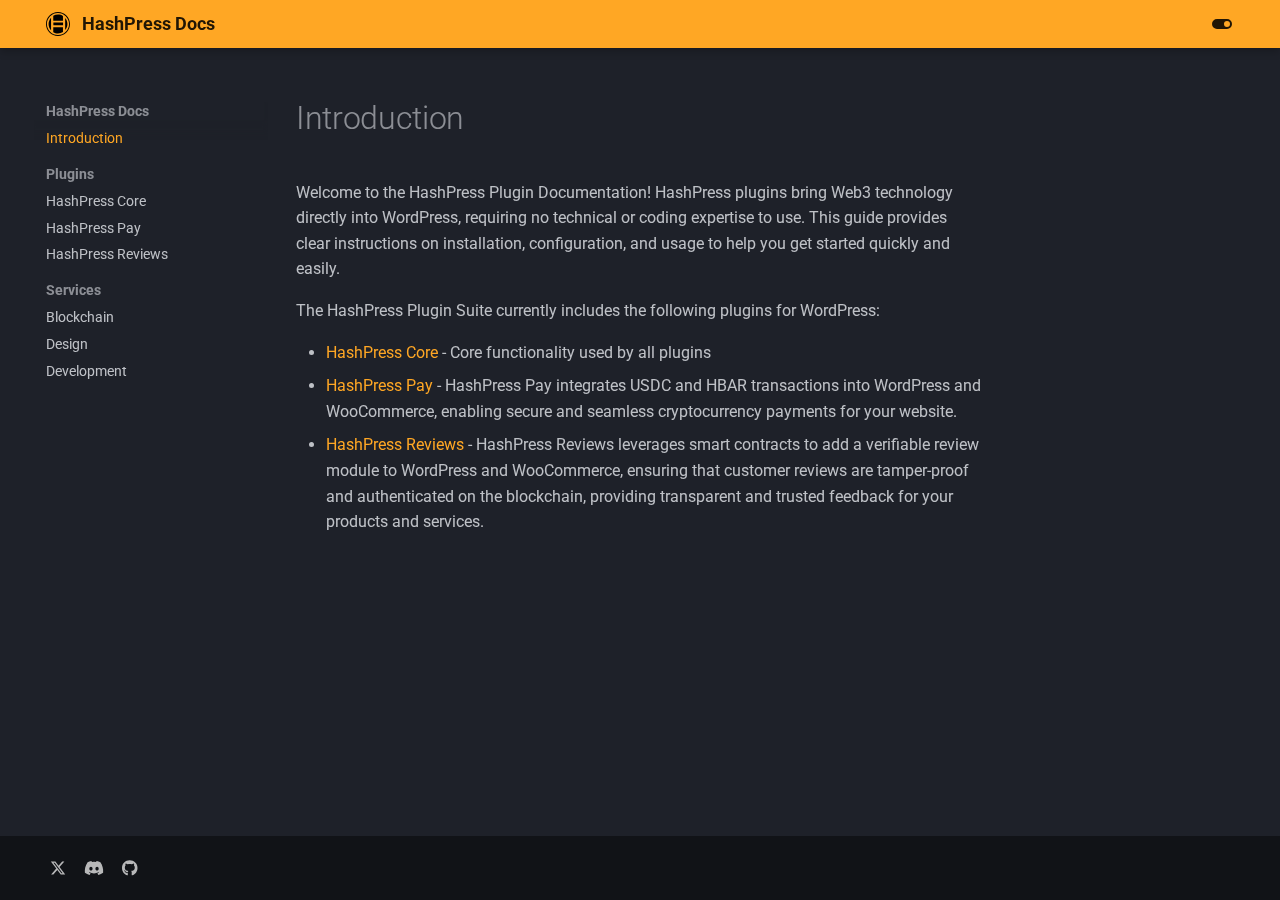
<file: index.html>
<!doctype html>
<html lang="en" class="no-js">
  <head>
    
      <meta charset="utf-8">
      <meta name="viewport" content="width=device-width,initial-scale=1">
      
      
      
        <link rel="canonical" href="https://www.hashpress.io/">
      
      
      
        <link rel="next" href="plugins/hashpress-core/">
      
      
      <link rel="icon" href="assets/logo.svg">
      <meta name="generator" content="mkdocs-1.6.1, mkdocs-material-9.5.49">
    
    
      
        <title>HashPress Docs</title>
      
    
    
      <link rel="stylesheet" href="assets/stylesheets/main.6f8fc17f.min.css">
      
        
        <link rel="stylesheet" href="assets/stylesheets/palette.06af60db.min.css">
      
      


    
    
      
    
    
      
        
        
        <link rel="preconnect" href="https://fonts.gstatic.com" crossorigin>
        <link rel="stylesheet" href="https://fonts.googleapis.com/css?family=Roboto:300,300i,400,400i,700,700i%7CRoboto+Mono:400,400i,700,700i&display=fallback">
        <style>:root{--md-text-font:"Roboto";--md-code-font:"Roboto Mono"}</style>
      
    
    
      <link rel="stylesheet" href="main.css">
    
    <script>__md_scope=new URL(".",location),__md_hash=e=>[...e].reduce(((e,_)=>(e<<5)-e+_.charCodeAt(0)),0),__md_get=(e,_=localStorage,t=__md_scope)=>JSON.parse(_.getItem(t.pathname+"."+e)),__md_set=(e,_,t=localStorage,a=__md_scope)=>{try{t.setItem(a.pathname+"."+e,JSON.stringify(_))}catch(e){}}</script>
    
      

    
    
    
  </head>
  
  
    
    
      
    
    
    
    
    <body dir="ltr" data-md-color-scheme="slate" data-md-color-primary="orange" data-md-color-accent="orange">
  
    
    <input class="md-toggle" data-md-toggle="drawer" type="checkbox" id="__drawer" autocomplete="off">
    <input class="md-toggle" data-md-toggle="search" type="checkbox" id="__search" autocomplete="off">
    <label class="md-overlay" for="__drawer"></label>
    <div data-md-component="skip">
      
        
        <a href="#introduction" class="md-skip">
          Skip to content
        </a>
      
    </div>
    <div data-md-component="announce">
      
    </div>
    
    
      

  

<header class="md-header md-header--shadow" data-md-component="header">
  <nav class="md-header__inner md-grid" aria-label="Header">
    <a href="." title="HashPress Docs" class="md-header__button md-logo" aria-label="HashPress Docs" data-md-component="logo">
      
  <img src="assets/logo.svg" alt="logo">

    </a>
    <label class="md-header__button md-icon" for="__drawer">
      
      <svg xmlns="http://www.w3.org/2000/svg" viewBox="0 0 24 24"><path d="M3 6h18v2H3zm0 5h18v2H3zm0 5h18v2H3z"/></svg>
    </label>
    <div class="md-header__title" data-md-component="header-title">
      <div class="md-header__ellipsis">
        <div class="md-header__topic">
          <span class="md-ellipsis">
            HashPress Docs
          </span>
        </div>
        <div class="md-header__topic" data-md-component="header-topic">
          <span class="md-ellipsis">
            
              Introduction
            
          </span>
        </div>
      </div>
    </div>
    
      
        <form class="md-header__option" data-md-component="palette">
  
    
    
    
    <input class="md-option" data-md-color-media="" data-md-color-scheme="slate" data-md-color-primary="orange" data-md-color-accent="orange"  aria-label="Switch to light mode"  type="radio" name="__palette" id="__palette_0">
    
      <label class="md-header__button md-icon" title="Switch to light mode" for="__palette_1" hidden>
        <svg xmlns="http://www.w3.org/2000/svg" viewBox="0 0 24 24"><path d="M17 7H7a5 5 0 0 0-5 5 5 5 0 0 0 5 5h10a5 5 0 0 0 5-5 5 5 0 0 0-5-5m0 8a3 3 0 0 1-3-3 3 3 0 0 1 3-3 3 3 0 0 1 3 3 3 3 0 0 1-3 3"/></svg>
      </label>
    
  
    
    
    
    <input class="md-option" data-md-color-media="" data-md-color-scheme="default" data-md-color-primary="orange" data-md-color-accent="orange"  aria-label="Switch to dark mode"  type="radio" name="__palette" id="__palette_1">
    
      <label class="md-header__button md-icon" title="Switch to dark mode" for="__palette_0" hidden>
        <svg xmlns="http://www.w3.org/2000/svg" viewBox="0 0 24 24"><path d="M17 6H7c-3.31 0-6 2.69-6 6s2.69 6 6 6h10c3.31 0 6-2.69 6-6s-2.69-6-6-6m0 10H7c-2.21 0-4-1.79-4-4s1.79-4 4-4h10c2.21 0 4 1.79 4 4s-1.79 4-4 4M7 9c-1.66 0-3 1.34-3 3s1.34 3 3 3 3-1.34 3-3-1.34-3-3-3"/></svg>
      </label>
    
  
</form>
      
    
    
      <script>var palette=__md_get("__palette");if(palette&&palette.color){if("(prefers-color-scheme)"===palette.color.media){var media=matchMedia("(prefers-color-scheme: light)"),input=document.querySelector(media.matches?"[data-md-color-media='(prefers-color-scheme: light)']":"[data-md-color-media='(prefers-color-scheme: dark)']");palette.color.media=input.getAttribute("data-md-color-media"),palette.color.scheme=input.getAttribute("data-md-color-scheme"),palette.color.primary=input.getAttribute("data-md-color-primary"),palette.color.accent=input.getAttribute("data-md-color-accent")}for(var[key,value]of Object.entries(palette.color))document.body.setAttribute("data-md-color-"+key,value)}</script>
    
    
    
    
  </nav>
  
</header>
    
    <div class="md-container" data-md-component="container">
      
      
        
          
        
      
      <main class="md-main" data-md-component="main">
        <div class="md-main__inner md-grid">
          
            
              
              <div class="md-sidebar md-sidebar--primary" data-md-component="sidebar" data-md-type="navigation" >
                <div class="md-sidebar__scrollwrap">
                  <div class="md-sidebar__inner">
                    



<nav class="md-nav md-nav--primary" aria-label="Navigation" data-md-level="0">
  <label class="md-nav__title" for="__drawer">
    <a href="." title="HashPress Docs" class="md-nav__button md-logo" aria-label="HashPress Docs" data-md-component="logo">
      
  <img src="assets/logo.svg" alt="logo">

    </a>
    HashPress Docs
  </label>
  
  <ul class="md-nav__list" data-md-scrollfix>
    
      
      
  
  
    
  
  
  
    <li class="md-nav__item md-nav__item--active">
      
      <input class="md-nav__toggle md-toggle" type="checkbox" id="__toc">
      
      
        
      
      
      <a href="." class="md-nav__link md-nav__link--active">
        
  
  <span class="md-ellipsis">
    Introduction
  </span>
  

      </a>
      
    </li>
  

    
      
      
  
  
  
  
    
    
    
      
        
        
      
    
    
    <li class="md-nav__item md-nav__item--section md-nav__item--nested">
      
        
        
        <input class="md-nav__toggle md-toggle " type="checkbox" id="__nav_2" >
        
          
          <label class="md-nav__link" for="__nav_2" id="__nav_2_label" tabindex="">
            
  
  <span class="md-ellipsis">
    Plugins
  </span>
  

            <span class="md-nav__icon md-icon"></span>
          </label>
        
        <nav class="md-nav" data-md-level="1" aria-labelledby="__nav_2_label" aria-expanded="false">
          <label class="md-nav__title" for="__nav_2">
            <span class="md-nav__icon md-icon"></span>
            Plugins
          </label>
          <ul class="md-nav__list" data-md-scrollfix>
            
              
                
  
  
  
  
    <li class="md-nav__item">
      <a href="plugins/hashpress-core/" class="md-nav__link">
        
  
  <span class="md-ellipsis">
    HashPress Core
  </span>
  

      </a>
    </li>
  

              
            
              
                
  
  
  
  
    <li class="md-nav__item">
      <a href="plugins/hashpress-pay/" class="md-nav__link">
        
  
  <span class="md-ellipsis">
    HashPress Pay
  </span>
  

      </a>
    </li>
  

              
            
              
                
  
  
  
  
    <li class="md-nav__item">
      <a href="plugins/hashpress-reviews/" class="md-nav__link">
        
  
  <span class="md-ellipsis">
    HashPress Reviews
  </span>
  

      </a>
    </li>
  

              
            
          </ul>
        </nav>
      
    </li>
  

    
      
      
  
  
  
  
    
    
    
      
        
        
      
    
    
    <li class="md-nav__item md-nav__item--section md-nav__item--nested">
      
        
        
        <input class="md-nav__toggle md-toggle " type="checkbox" id="__nav_3" >
        
          
          <label class="md-nav__link" for="__nav_3" id="__nav_3_label" tabindex="">
            
  
  <span class="md-ellipsis">
    Services
  </span>
  

            <span class="md-nav__icon md-icon"></span>
          </label>
        
        <nav class="md-nav" data-md-level="1" aria-labelledby="__nav_3_label" aria-expanded="false">
          <label class="md-nav__title" for="__nav_3">
            <span class="md-nav__icon md-icon"></span>
            Services
          </label>
          <ul class="md-nav__list" data-md-scrollfix>
            
              
                
  
  
  
  
    <li class="md-nav__item">
      <a href="services/blockchain/" class="md-nav__link">
        
  
  <span class="md-ellipsis">
    Blockchain
  </span>
  

      </a>
    </li>
  

              
            
              
                
  
  
  
  
    <li class="md-nav__item">
      <a href="services/design/" class="md-nav__link">
        
  
  <span class="md-ellipsis">
    Design
  </span>
  

      </a>
    </li>
  

              
            
              
                
  
  
  
  
    <li class="md-nav__item">
      <a href="services/development/" class="md-nav__link">
        
  
  <span class="md-ellipsis">
    Development
  </span>
  

      </a>
    </li>
  

              
            
          </ul>
        </nav>
      
    </li>
  

    
  </ul>
</nav>
                  </div>
                </div>
              </div>
            
            
              
              <div class="md-sidebar md-sidebar--secondary" data-md-component="sidebar" data-md-type="toc" >
                <div class="md-sidebar__scrollwrap">
                  <div class="md-sidebar__inner">
                    

<nav class="md-nav md-nav--secondary" aria-label="Table of contents">
  
  
  
    
  
  
</nav>
                  </div>
                </div>
              </div>
            
          
          
            <div class="md-content" data-md-component="content">
              <article class="md-content__inner md-typeset">
                
                  


<h1 id="introduction">Introduction</h1>
<p>Welcome to the HashPress Plugin Documentation! HashPress plugins bring Web3 technology directly into WordPress, requiring no technical or coding expertise to use. This guide provides clear instructions on installation, configuration, and usage to help you get started quickly and easily.</p>
<p>The HashPress Plugin Suite currently includes the following plugins for WordPress:</p>
<ul>
<li><a href="/plugins/hashpress-core">HashPress Core</a> - Core functionality used by all plugins</li>
<li><a href="/plugins/hashpress-pay">HashPress Pay</a> - HashPress Pay integrates USDC and HBAR transactions into WordPress and WooCommerce, enabling secure and seamless cryptocurrency payments for your website.</li>
<li><a href="/plugins/hashpress-reviews">HashPress Reviews</a> - HashPress Reviews leverages smart contracts to add a verifiable review module to WordPress and WooCommerce, ensuring that customer reviews are tamper-proof and authenticated on the blockchain, providing transparent and trusted feedback for your products and services.</li>
</ul>












                
              </article>
            </div>
          
          
  <script>var tabs=__md_get("__tabs");if(Array.isArray(tabs))e:for(var set of document.querySelectorAll(".tabbed-set")){var labels=set.querySelector(".tabbed-labels");for(var tab of tabs)for(var label of labels.getElementsByTagName("label"))if(label.innerText.trim()===tab){var input=document.getElementById(label.htmlFor);input.checked=!0;continue e}}</script>

<script>var target=document.getElementById(location.hash.slice(1));target&&target.name&&(target.checked=target.name.startsWith("__tabbed_"))</script>
        </div>
        
      </main>
      
        <footer class="md-footer">
  
  <div class="md-footer-meta md-typeset">
    <div class="md-footer-meta__inner md-grid">
      <div class="md-copyright">
  
    <div class="md-copyright__highlight">
      &copy; 2024 <a href="https://www.hashpress.io"  target="_blank" rel="noopener">HashPress</a>

    </div>
  
  
    Made with
    <a href="https://squidfunk.github.io/mkdocs-material/" target="_blank" rel="noopener">
      Material for MkDocs
    </a>
  
</div>
      
        <div class="md-social">
  
    
    
    
    
      
      
    
    <a href="https://twitter.com/HederaHashPress" target="_blank" rel="noopener" title="twitter.com" class="md-social__link">
      <svg xmlns="http://www.w3.org/2000/svg" viewBox="0 0 512 512"><!--! Font Awesome Free 6.7.1 by @fontawesome - https://fontawesome.com License - https://fontawesome.com/license/free (Icons: CC BY 4.0, Fonts: SIL OFL 1.1, Code: MIT License) Copyright 2024 Fonticons, Inc.--><path d="M389.2 48h70.6L305.6 224.2 487 464H345L233.7 318.6 106.5 464H35.8l164.9-188.5L26.8 48h145.6l100.5 132.9zm-24.8 373.8h39.1L151.1 88h-42z"/></svg>
    </a>
  
    
    
    
    
      
      
    
    <a href="https://discord.gg/qHEyv3mapz" target="_blank" rel="noopener" title="discord.gg" class="md-social__link">
      <svg xmlns="http://www.w3.org/2000/svg" viewBox="0 0 640 512"><!--! Font Awesome Free 6.7.1 by @fontawesome - https://fontawesome.com License - https://fontawesome.com/license/free (Icons: CC BY 4.0, Fonts: SIL OFL 1.1, Code: MIT License) Copyright 2024 Fonticons, Inc.--><path d="M524.531 69.836a1.5 1.5 0 0 0-.764-.7A485 485 0 0 0 404.081 32.03a1.82 1.82 0 0 0-1.923.91 338 338 0 0 0-14.9 30.6 447.9 447.9 0 0 0-134.426 0 310 310 0 0 0-15.135-30.6 1.89 1.89 0 0 0-1.924-.91 483.7 483.7 0 0 0-119.688 37.107 1.7 1.7 0 0 0-.788.676C39.068 183.651 18.186 294.69 28.43 404.354a2.02 2.02 0 0 0 .765 1.375 487.7 487.7 0 0 0 146.825 74.189 1.9 1.9 0 0 0 2.063-.676A348 348 0 0 0 208.12 430.4a1.86 1.86 0 0 0-1.019-2.588 321 321 0 0 1-45.868-21.853 1.885 1.885 0 0 1-.185-3.126 251 251 0 0 0 9.109-7.137 1.82 1.82 0 0 1 1.9-.256c96.229 43.917 200.41 43.917 295.5 0a1.81 1.81 0 0 1 1.924.233 235 235 0 0 0 9.132 7.16 1.884 1.884 0 0 1-.162 3.126 301.4 301.4 0 0 1-45.89 21.83 1.875 1.875 0 0 0-1 2.611 391 391 0 0 0 30.014 48.815 1.86 1.86 0 0 0 2.063.7A486 486 0 0 0 610.7 405.729a1.88 1.88 0 0 0 .765-1.352c12.264-126.783-20.532-236.912-86.934-334.541M222.491 337.58c-28.972 0-52.844-26.587-52.844-59.239s23.409-59.241 52.844-59.241c29.665 0 53.306 26.82 52.843 59.239 0 32.654-23.41 59.241-52.843 59.241m195.38 0c-28.971 0-52.843-26.587-52.843-59.239s23.409-59.241 52.843-59.241c29.667 0 53.307 26.82 52.844 59.239 0 32.654-23.177 59.241-52.844 59.241"/></svg>
    </a>
  
    
    
    
    
      
      
    
    <a href="https://github.com/louweal" target="_blank" rel="noopener" title="github.com" class="md-social__link">
      <svg xmlns="http://www.w3.org/2000/svg" viewBox="0 0 496 512"><!--! Font Awesome Free 6.7.1 by @fontawesome - https://fontawesome.com License - https://fontawesome.com/license/free (Icons: CC BY 4.0, Fonts: SIL OFL 1.1, Code: MIT License) Copyright 2024 Fonticons, Inc.--><path d="M165.9 397.4c0 2-2.3 3.6-5.2 3.6-3.3.3-5.6-1.3-5.6-3.6 0-2 2.3-3.6 5.2-3.6 3-.3 5.6 1.3 5.6 3.6m-31.1-4.5c-.7 2 1.3 4.3 4.3 4.9 2.6 1 5.6 0 6.2-2s-1.3-4.3-4.3-5.2c-2.6-.7-5.5.3-6.2 2.3m44.2-1.7c-2.9.7-4.9 2.6-4.6 4.9.3 2 2.9 3.3 5.9 2.6 2.9-.7 4.9-2.6 4.6-4.6-.3-1.9-3-3.2-5.9-2.9M244.8 8C106.1 8 0 113.3 0 252c0 110.9 69.8 205.8 169.5 239.2 12.8 2.3 17.3-5.6 17.3-12.1 0-6.2-.3-40.4-.3-61.4 0 0-70 15-84.7-29.8 0 0-11.4-29.1-27.8-36.6 0 0-22.9-15.7 1.6-15.4 0 0 24.9 2 38.6 25.8 21.9 38.6 58.6 27.5 72.9 20.9 2.3-16 8.8-27.1 16-33.7-55.9-6.2-112.3-14.3-112.3-110.5 0-27.5 7.6-41.3 23.6-58.9-2.6-6.5-11.1-33.3 2.6-67.9 20.9-6.5 69 27 69 27 20-5.6 41.5-8.5 62.8-8.5s42.8 2.9 62.8 8.5c0 0 48.1-33.6 69-27 13.7 34.7 5.2 61.4 2.6 67.9 16 17.7 25.8 31.5 25.8 58.9 0 96.5-58.9 104.2-114.8 110.5 9.2 7.9 17 22.9 17 46.4 0 33.7-.3 75.4-.3 83.6 0 6.5 4.6 14.4 17.3 12.1C428.2 457.8 496 362.9 496 252 496 113.3 383.5 8 244.8 8M97.2 352.9c-1.3 1-1 3.3.7 5.2 1.6 1.6 3.9 2.3 5.2 1 1.3-1 1-3.3-.7-5.2-1.6-1.6-3.9-2.3-5.2-1m-10.8-8.1c-.7 1.3.3 2.9 2.3 3.9 1.6 1 3.6.7 4.3-.7.7-1.3-.3-2.9-2.3-3.9-2-.6-3.6-.3-4.3.7m32.4 35.6c-1.6 1.3-1 4.3 1.3 6.2 2.3 2.3 5.2 2.6 6.5 1 1.3-1.3.7-4.3-1.3-6.2-2.2-2.3-5.2-2.6-6.5-1m-11.4-14.7c-1.6 1-1.6 3.6 0 5.9s4.3 3.3 5.6 2.3c1.6-1.3 1.6-3.9 0-6.2-1.4-2.3-4-3.3-5.6-2"/></svg>
    </a>
  
</div>
      
    </div>
  </div>
</footer>
      
    </div>
    <div class="md-dialog" data-md-component="dialog">
      <div class="md-dialog__inner md-typeset"></div>
    </div>
    
    
    <script id="__config" type="application/json">{"base": ".", "features": ["navigation.sections", "content.tabs.link", "content.code.annotation", "content.code.copy"], "search": "assets/javascripts/workers/search.6ce7567c.min.js", "translations": {"clipboard.copied": "Copied to clipboard", "clipboard.copy": "Copy to clipboard", "search.result.more.one": "1 more on this page", "search.result.more.other": "# more on this page", "search.result.none": "No matching documents", "search.result.one": "1 matching document", "search.result.other": "# matching documents", "search.result.placeholder": "Type to start searching", "search.result.term.missing": "Missing", "select.version": "Select version"}}</script>
    
    
      <script src="assets/javascripts/bundle.88dd0f4e.min.js"></script>
      
    
  </body>
</html>
</file>
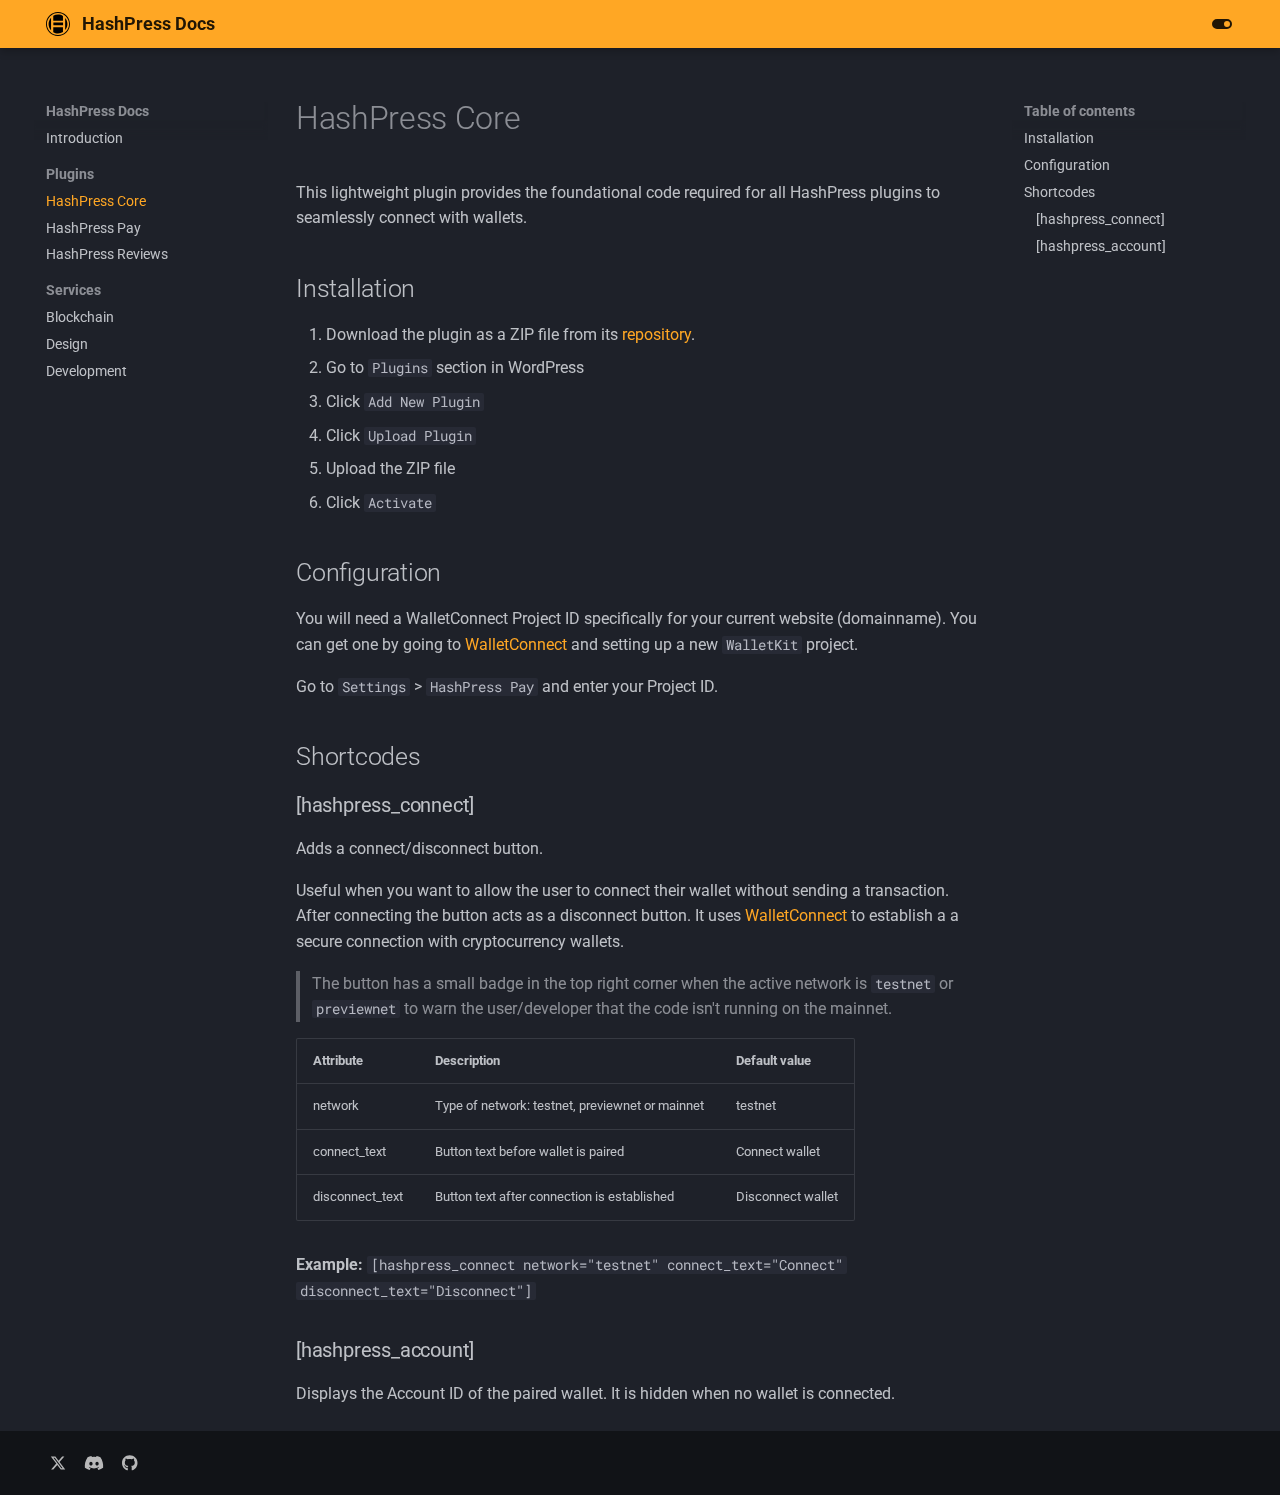
<file: plugins/hashpress-core/index.html>
<!doctype html>
<html lang="en" class="no-js">
  <head>
    
      <meta charset="utf-8">
      <meta name="viewport" content="width=device-width,initial-scale=1">
      
      
      
        <link rel="canonical" href="https://www.hashpress.io/plugins/hashpress-core/">
      
      
        <link rel="prev" href="../..">
      
      
        <link rel="next" href="../hashpress-pay/">
      
      
      <link rel="icon" href="../../assets/logo.svg">
      <meta name="generator" content="mkdocs-1.6.1, mkdocs-material-9.5.49">
    
    
      
        <title>HashPress Core - HashPress Docs</title>
      
    
    
      <link rel="stylesheet" href="../../assets/stylesheets/main.6f8fc17f.min.css">
      
        
        <link rel="stylesheet" href="../../assets/stylesheets/palette.06af60db.min.css">
      
      


    
    
      
    
    
      
        
        
        <link rel="preconnect" href="https://fonts.gstatic.com" crossorigin>
        <link rel="stylesheet" href="https://fonts.googleapis.com/css?family=Roboto:300,300i,400,400i,700,700i%7CRoboto+Mono:400,400i,700,700i&display=fallback">
        <style>:root{--md-text-font:"Roboto";--md-code-font:"Roboto Mono"}</style>
      
    
    
      <link rel="stylesheet" href="../../main.css">
    
    <script>__md_scope=new URL("../..",location),__md_hash=e=>[...e].reduce(((e,_)=>(e<<5)-e+_.charCodeAt(0)),0),__md_get=(e,_=localStorage,t=__md_scope)=>JSON.parse(_.getItem(t.pathname+"."+e)),__md_set=(e,_,t=localStorage,a=__md_scope)=>{try{t.setItem(a.pathname+"."+e,JSON.stringify(_))}catch(e){}}</script>
    
      

    
    
    
  </head>
  
  
    
    
      
    
    
    
    
    <body dir="ltr" data-md-color-scheme="slate" data-md-color-primary="orange" data-md-color-accent="orange">
  
    
    <input class="md-toggle" data-md-toggle="drawer" type="checkbox" id="__drawer" autocomplete="off">
    <input class="md-toggle" data-md-toggle="search" type="checkbox" id="__search" autocomplete="off">
    <label class="md-overlay" for="__drawer"></label>
    <div data-md-component="skip">
      
        
        <a href="#hashpress-core" class="md-skip">
          Skip to content
        </a>
      
    </div>
    <div data-md-component="announce">
      
    </div>
    
    
      

  

<header class="md-header md-header--shadow" data-md-component="header">
  <nav class="md-header__inner md-grid" aria-label="Header">
    <a href="../.." title="HashPress Docs" class="md-header__button md-logo" aria-label="HashPress Docs" data-md-component="logo">
      
  <img src="../../assets/logo.svg" alt="logo">

    </a>
    <label class="md-header__button md-icon" for="__drawer">
      
      <svg xmlns="http://www.w3.org/2000/svg" viewBox="0 0 24 24"><path d="M3 6h18v2H3zm0 5h18v2H3zm0 5h18v2H3z"/></svg>
    </label>
    <div class="md-header__title" data-md-component="header-title">
      <div class="md-header__ellipsis">
        <div class="md-header__topic">
          <span class="md-ellipsis">
            HashPress Docs
          </span>
        </div>
        <div class="md-header__topic" data-md-component="header-topic">
          <span class="md-ellipsis">
            
              HashPress Core
            
          </span>
        </div>
      </div>
    </div>
    
      
        <form class="md-header__option" data-md-component="palette">
  
    
    
    
    <input class="md-option" data-md-color-media="" data-md-color-scheme="slate" data-md-color-primary="orange" data-md-color-accent="orange"  aria-label="Switch to light mode"  type="radio" name="__palette" id="__palette_0">
    
      <label class="md-header__button md-icon" title="Switch to light mode" for="__palette_1" hidden>
        <svg xmlns="http://www.w3.org/2000/svg" viewBox="0 0 24 24"><path d="M17 7H7a5 5 0 0 0-5 5 5 5 0 0 0 5 5h10a5 5 0 0 0 5-5 5 5 0 0 0-5-5m0 8a3 3 0 0 1-3-3 3 3 0 0 1 3-3 3 3 0 0 1 3 3 3 3 0 0 1-3 3"/></svg>
      </label>
    
  
    
    
    
    <input class="md-option" data-md-color-media="" data-md-color-scheme="default" data-md-color-primary="orange" data-md-color-accent="orange"  aria-label="Switch to dark mode"  type="radio" name="__palette" id="__palette_1">
    
      <label class="md-header__button md-icon" title="Switch to dark mode" for="__palette_0" hidden>
        <svg xmlns="http://www.w3.org/2000/svg" viewBox="0 0 24 24"><path d="M17 6H7c-3.31 0-6 2.69-6 6s2.69 6 6 6h10c3.31 0 6-2.69 6-6s-2.69-6-6-6m0 10H7c-2.21 0-4-1.79-4-4s1.79-4 4-4h10c2.21 0 4 1.79 4 4s-1.79 4-4 4M7 9c-1.66 0-3 1.34-3 3s1.34 3 3 3 3-1.34 3-3-1.34-3-3-3"/></svg>
      </label>
    
  
</form>
      
    
    
      <script>var palette=__md_get("__palette");if(palette&&palette.color){if("(prefers-color-scheme)"===palette.color.media){var media=matchMedia("(prefers-color-scheme: light)"),input=document.querySelector(media.matches?"[data-md-color-media='(prefers-color-scheme: light)']":"[data-md-color-media='(prefers-color-scheme: dark)']");palette.color.media=input.getAttribute("data-md-color-media"),palette.color.scheme=input.getAttribute("data-md-color-scheme"),palette.color.primary=input.getAttribute("data-md-color-primary"),palette.color.accent=input.getAttribute("data-md-color-accent")}for(var[key,value]of Object.entries(palette.color))document.body.setAttribute("data-md-color-"+key,value)}</script>
    
    
    
    
  </nav>
  
</header>
    
    <div class="md-container" data-md-component="container">
      
      
        
          
        
      
      <main class="md-main" data-md-component="main">
        <div class="md-main__inner md-grid">
          
            
              
              <div class="md-sidebar md-sidebar--primary" data-md-component="sidebar" data-md-type="navigation" >
                <div class="md-sidebar__scrollwrap">
                  <div class="md-sidebar__inner">
                    



<nav class="md-nav md-nav--primary" aria-label="Navigation" data-md-level="0">
  <label class="md-nav__title" for="__drawer">
    <a href="../.." title="HashPress Docs" class="md-nav__button md-logo" aria-label="HashPress Docs" data-md-component="logo">
      
  <img src="../../assets/logo.svg" alt="logo">

    </a>
    HashPress Docs
  </label>
  
  <ul class="md-nav__list" data-md-scrollfix>
    
      
      
  
  
  
  
    <li class="md-nav__item">
      <a href="../.." class="md-nav__link">
        
  
  <span class="md-ellipsis">
    Introduction
  </span>
  

      </a>
    </li>
  

    
      
      
  
  
    
  
  
  
    
    
    
      
        
        
      
    
    
    <li class="md-nav__item md-nav__item--active md-nav__item--section md-nav__item--nested">
      
        
        
        <input class="md-nav__toggle md-toggle " type="checkbox" id="__nav_2" checked>
        
          
          <label class="md-nav__link" for="__nav_2" id="__nav_2_label" tabindex="">
            
  
  <span class="md-ellipsis">
    Plugins
  </span>
  

            <span class="md-nav__icon md-icon"></span>
          </label>
        
        <nav class="md-nav" data-md-level="1" aria-labelledby="__nav_2_label" aria-expanded="true">
          <label class="md-nav__title" for="__nav_2">
            <span class="md-nav__icon md-icon"></span>
            Plugins
          </label>
          <ul class="md-nav__list" data-md-scrollfix>
            
              
                
  
  
    
  
  
  
    <li class="md-nav__item md-nav__item--active">
      
      <input class="md-nav__toggle md-toggle" type="checkbox" id="__toc">
      
      
        
      
      
        <label class="md-nav__link md-nav__link--active" for="__toc">
          
  
  <span class="md-ellipsis">
    HashPress Core
  </span>
  

          <span class="md-nav__icon md-icon"></span>
        </label>
      
      <a href="./" class="md-nav__link md-nav__link--active">
        
  
  <span class="md-ellipsis">
    HashPress Core
  </span>
  

      </a>
      
        

<nav class="md-nav md-nav--secondary" aria-label="Table of contents">
  
  
  
    
  
  
    <label class="md-nav__title" for="__toc">
      <span class="md-nav__icon md-icon"></span>
      Table of contents
    </label>
    <ul class="md-nav__list" data-md-component="toc" data-md-scrollfix>
      
        <li class="md-nav__item">
  <a href="#installation" class="md-nav__link">
    <span class="md-ellipsis">
      Installation
    </span>
  </a>
  
</li>
      
        <li class="md-nav__item">
  <a href="#configuration" class="md-nav__link">
    <span class="md-ellipsis">
      Configuration
    </span>
  </a>
  
</li>
      
        <li class="md-nav__item">
  <a href="#shortcodes" class="md-nav__link">
    <span class="md-ellipsis">
      Shortcodes
    </span>
  </a>
  
    <nav class="md-nav" aria-label="Shortcodes">
      <ul class="md-nav__list">
        
          <li class="md-nav__item">
  <a href="#hashpress_connect" class="md-nav__link">
    <span class="md-ellipsis">
      [hashpress_connect]
    </span>
  </a>
  
</li>
        
          <li class="md-nav__item">
  <a href="#hashpress_account" class="md-nav__link">
    <span class="md-ellipsis">
      [hashpress_account]
    </span>
  </a>
  
</li>
        
      </ul>
    </nav>
  
</li>
      
    </ul>
  
</nav>
      
    </li>
  

              
            
              
                
  
  
  
  
    <li class="md-nav__item">
      <a href="../hashpress-pay/" class="md-nav__link">
        
  
  <span class="md-ellipsis">
    HashPress Pay
  </span>
  

      </a>
    </li>
  

              
            
              
                
  
  
  
  
    <li class="md-nav__item">
      <a href="../hashpress-reviews/" class="md-nav__link">
        
  
  <span class="md-ellipsis">
    HashPress Reviews
  </span>
  

      </a>
    </li>
  

              
            
          </ul>
        </nav>
      
    </li>
  

    
      
      
  
  
  
  
    
    
    
      
        
        
      
    
    
    <li class="md-nav__item md-nav__item--section md-nav__item--nested">
      
        
        
        <input class="md-nav__toggle md-toggle " type="checkbox" id="__nav_3" >
        
          
          <label class="md-nav__link" for="__nav_3" id="__nav_3_label" tabindex="">
            
  
  <span class="md-ellipsis">
    Services
  </span>
  

            <span class="md-nav__icon md-icon"></span>
          </label>
        
        <nav class="md-nav" data-md-level="1" aria-labelledby="__nav_3_label" aria-expanded="false">
          <label class="md-nav__title" for="__nav_3">
            <span class="md-nav__icon md-icon"></span>
            Services
          </label>
          <ul class="md-nav__list" data-md-scrollfix>
            
              
                
  
  
  
  
    <li class="md-nav__item">
      <a href="../../services/blockchain/" class="md-nav__link">
        
  
  <span class="md-ellipsis">
    Blockchain
  </span>
  

      </a>
    </li>
  

              
            
              
                
  
  
  
  
    <li class="md-nav__item">
      <a href="../../services/design/" class="md-nav__link">
        
  
  <span class="md-ellipsis">
    Design
  </span>
  

      </a>
    </li>
  

              
            
              
                
  
  
  
  
    <li class="md-nav__item">
      <a href="../../services/development/" class="md-nav__link">
        
  
  <span class="md-ellipsis">
    Development
  </span>
  

      </a>
    </li>
  

              
            
          </ul>
        </nav>
      
    </li>
  

    
  </ul>
</nav>
                  </div>
                </div>
              </div>
            
            
              
              <div class="md-sidebar md-sidebar--secondary" data-md-component="sidebar" data-md-type="toc" >
                <div class="md-sidebar__scrollwrap">
                  <div class="md-sidebar__inner">
                    

<nav class="md-nav md-nav--secondary" aria-label="Table of contents">
  
  
  
    
  
  
    <label class="md-nav__title" for="__toc">
      <span class="md-nav__icon md-icon"></span>
      Table of contents
    </label>
    <ul class="md-nav__list" data-md-component="toc" data-md-scrollfix>
      
        <li class="md-nav__item">
  <a href="#installation" class="md-nav__link">
    <span class="md-ellipsis">
      Installation
    </span>
  </a>
  
</li>
      
        <li class="md-nav__item">
  <a href="#configuration" class="md-nav__link">
    <span class="md-ellipsis">
      Configuration
    </span>
  </a>
  
</li>
      
        <li class="md-nav__item">
  <a href="#shortcodes" class="md-nav__link">
    <span class="md-ellipsis">
      Shortcodes
    </span>
  </a>
  
    <nav class="md-nav" aria-label="Shortcodes">
      <ul class="md-nav__list">
        
          <li class="md-nav__item">
  <a href="#hashpress_connect" class="md-nav__link">
    <span class="md-ellipsis">
      [hashpress_connect]
    </span>
  </a>
  
</li>
        
          <li class="md-nav__item">
  <a href="#hashpress_account" class="md-nav__link">
    <span class="md-ellipsis">
      [hashpress_account]
    </span>
  </a>
  
</li>
        
      </ul>
    </nav>
  
</li>
      
    </ul>
  
</nav>
                  </div>
                </div>
              </div>
            
          
          
            <div class="md-content" data-md-component="content">
              <article class="md-content__inner md-typeset">
                
                  


<h1 id="hashpress-core">HashPress Core</h1>
<p>This lightweight plugin provides the foundational code required for all HashPress plugins to seamlessly connect with wallets.</p>
<h2 id="installation">Installation</h2>
<ol>
<li>Download the plugin as a ZIP file from its <a href="https://github.com/louweal/hashpress-core">repository</a>.</li>
<li>Go to <code>Plugins</code> section in WordPress</li>
<li>Click <code>Add New Plugin</code></li>
<li>Click <code>Upload Plugin</code></li>
<li>Upload the ZIP file</li>
<li>Click <code>Activate</code></li>
</ol>
<h2 id="configuration">Configuration</h2>
<p>You will need a WalletConnect Project ID specifically for your current website (domainname). You can get one by going to <a href="https://cloud.walletconnect.com/">WalletConnect</a> and setting up a new <code>WalletKit</code> project.</p>
<p>Go to <code>Settings</code> &gt; <code>HashPress Pay</code> and enter your Project ID.</p>
<h2 id="shortcodes">Shortcodes</h2>
<h3 id="hashpress_connect">[hashpress_connect]</h3>
<p>Adds a connect/disconnect button.</p>
<p>Useful when you want to allow the user to connect their wallet without sending a transaction. After connecting the button acts as a disconnect button. It uses <a href="https://walletconnect.com/">WalletConnect</a> to establish a a secure connection with cryptocurrency wallets.</p>
<blockquote>
<p>The button has a small badge in the top right corner when the active network is <code>testnet</code> or <code>previewnet</code> to warn the user/developer that the code isn't running on the mainnet.</p>
</blockquote>
<table>
<thead>
<tr>
<th style="text-align: left;">Attribute</th>
<th style="text-align: left;">Description</th>
<th style="text-align: left;">Default value</th>
</tr>
</thead>
<tbody>
<tr>
<td style="text-align: left;">network</td>
<td style="text-align: left;">Type of network: testnet, previewnet or mainnet</td>
<td style="text-align: left;">testnet</td>
</tr>
<tr>
<td style="text-align: left;">connect_text</td>
<td style="text-align: left;">Button text before wallet is paired</td>
<td style="text-align: left;">Connect wallet</td>
</tr>
<tr>
<td style="text-align: left;">disconnect_text</td>
<td style="text-align: left;">Button text after connection is established</td>
<td style="text-align: left;">Disconnect wallet</td>
</tr>
</tbody>
</table>
<p><strong>Example:</strong>
<code>[hashpress_connect network="testnet" connect_text="Connect" disconnect_text="Disconnect"]</code></p>
<h3 id="hashpress_account">[hashpress_account]</h3>
<p>Displays the Account ID of the paired wallet. It is hidden when no wallet is connected.</p>












                
              </article>
            </div>
          
          
  <script>var tabs=__md_get("__tabs");if(Array.isArray(tabs))e:for(var set of document.querySelectorAll(".tabbed-set")){var labels=set.querySelector(".tabbed-labels");for(var tab of tabs)for(var label of labels.getElementsByTagName("label"))if(label.innerText.trim()===tab){var input=document.getElementById(label.htmlFor);input.checked=!0;continue e}}</script>

<script>var target=document.getElementById(location.hash.slice(1));target&&target.name&&(target.checked=target.name.startsWith("__tabbed_"))</script>
        </div>
        
      </main>
      
        <footer class="md-footer">
  
  <div class="md-footer-meta md-typeset">
    <div class="md-footer-meta__inner md-grid">
      <div class="md-copyright">
  
    <div class="md-copyright__highlight">
      &copy; 2024 <a href="https://www.hashpress.io"  target="_blank" rel="noopener">HashPress</a>

    </div>
  
  
    Made with
    <a href="https://squidfunk.github.io/mkdocs-material/" target="_blank" rel="noopener">
      Material for MkDocs
    </a>
  
</div>
      
        <div class="md-social">
  
    
    
    
    
      
      
    
    <a href="https://twitter.com/HederaHashPress" target="_blank" rel="noopener" title="twitter.com" class="md-social__link">
      <svg xmlns="http://www.w3.org/2000/svg" viewBox="0 0 512 512"><!--! Font Awesome Free 6.7.1 by @fontawesome - https://fontawesome.com License - https://fontawesome.com/license/free (Icons: CC BY 4.0, Fonts: SIL OFL 1.1, Code: MIT License) Copyright 2024 Fonticons, Inc.--><path d="M389.2 48h70.6L305.6 224.2 487 464H345L233.7 318.6 106.5 464H35.8l164.9-188.5L26.8 48h145.6l100.5 132.9zm-24.8 373.8h39.1L151.1 88h-42z"/></svg>
    </a>
  
    
    
    
    
      
      
    
    <a href="https://discord.gg/qHEyv3mapz" target="_blank" rel="noopener" title="discord.gg" class="md-social__link">
      <svg xmlns="http://www.w3.org/2000/svg" viewBox="0 0 640 512"><!--! Font Awesome Free 6.7.1 by @fontawesome - https://fontawesome.com License - https://fontawesome.com/license/free (Icons: CC BY 4.0, Fonts: SIL OFL 1.1, Code: MIT License) Copyright 2024 Fonticons, Inc.--><path d="M524.531 69.836a1.5 1.5 0 0 0-.764-.7A485 485 0 0 0 404.081 32.03a1.82 1.82 0 0 0-1.923.91 338 338 0 0 0-14.9 30.6 447.9 447.9 0 0 0-134.426 0 310 310 0 0 0-15.135-30.6 1.89 1.89 0 0 0-1.924-.91 483.7 483.7 0 0 0-119.688 37.107 1.7 1.7 0 0 0-.788.676C39.068 183.651 18.186 294.69 28.43 404.354a2.02 2.02 0 0 0 .765 1.375 487.7 487.7 0 0 0 146.825 74.189 1.9 1.9 0 0 0 2.063-.676A348 348 0 0 0 208.12 430.4a1.86 1.86 0 0 0-1.019-2.588 321 321 0 0 1-45.868-21.853 1.885 1.885 0 0 1-.185-3.126 251 251 0 0 0 9.109-7.137 1.82 1.82 0 0 1 1.9-.256c96.229 43.917 200.41 43.917 295.5 0a1.81 1.81 0 0 1 1.924.233 235 235 0 0 0 9.132 7.16 1.884 1.884 0 0 1-.162 3.126 301.4 301.4 0 0 1-45.89 21.83 1.875 1.875 0 0 0-1 2.611 391 391 0 0 0 30.014 48.815 1.86 1.86 0 0 0 2.063.7A486 486 0 0 0 610.7 405.729a1.88 1.88 0 0 0 .765-1.352c12.264-126.783-20.532-236.912-86.934-334.541M222.491 337.58c-28.972 0-52.844-26.587-52.844-59.239s23.409-59.241 52.844-59.241c29.665 0 53.306 26.82 52.843 59.239 0 32.654-23.41 59.241-52.843 59.241m195.38 0c-28.971 0-52.843-26.587-52.843-59.239s23.409-59.241 52.843-59.241c29.667 0 53.307 26.82 52.844 59.239 0 32.654-23.177 59.241-52.844 59.241"/></svg>
    </a>
  
    
    
    
    
      
      
    
    <a href="https://github.com/louweal" target="_blank" rel="noopener" title="github.com" class="md-social__link">
      <svg xmlns="http://www.w3.org/2000/svg" viewBox="0 0 496 512"><!--! Font Awesome Free 6.7.1 by @fontawesome - https://fontawesome.com License - https://fontawesome.com/license/free (Icons: CC BY 4.0, Fonts: SIL OFL 1.1, Code: MIT License) Copyright 2024 Fonticons, Inc.--><path d="M165.9 397.4c0 2-2.3 3.6-5.2 3.6-3.3.3-5.6-1.3-5.6-3.6 0-2 2.3-3.6 5.2-3.6 3-.3 5.6 1.3 5.6 3.6m-31.1-4.5c-.7 2 1.3 4.3 4.3 4.9 2.6 1 5.6 0 6.2-2s-1.3-4.3-4.3-5.2c-2.6-.7-5.5.3-6.2 2.3m44.2-1.7c-2.9.7-4.9 2.6-4.6 4.9.3 2 2.9 3.3 5.9 2.6 2.9-.7 4.9-2.6 4.6-4.6-.3-1.9-3-3.2-5.9-2.9M244.8 8C106.1 8 0 113.3 0 252c0 110.9 69.8 205.8 169.5 239.2 12.8 2.3 17.3-5.6 17.3-12.1 0-6.2-.3-40.4-.3-61.4 0 0-70 15-84.7-29.8 0 0-11.4-29.1-27.8-36.6 0 0-22.9-15.7 1.6-15.4 0 0 24.9 2 38.6 25.8 21.9 38.6 58.6 27.5 72.9 20.9 2.3-16 8.8-27.1 16-33.7-55.9-6.2-112.3-14.3-112.3-110.5 0-27.5 7.6-41.3 23.6-58.9-2.6-6.5-11.1-33.3 2.6-67.9 20.9-6.5 69 27 69 27 20-5.6 41.5-8.5 62.8-8.5s42.8 2.9 62.8 8.5c0 0 48.1-33.6 69-27 13.7 34.7 5.2 61.4 2.6 67.9 16 17.7 25.8 31.5 25.8 58.9 0 96.5-58.9 104.2-114.8 110.5 9.2 7.9 17 22.9 17 46.4 0 33.7-.3 75.4-.3 83.6 0 6.5 4.6 14.4 17.3 12.1C428.2 457.8 496 362.9 496 252 496 113.3 383.5 8 244.8 8M97.2 352.9c-1.3 1-1 3.3.7 5.2 1.6 1.6 3.9 2.3 5.2 1 1.3-1 1-3.3-.7-5.2-1.6-1.6-3.9-2.3-5.2-1m-10.8-8.1c-.7 1.3.3 2.9 2.3 3.9 1.6 1 3.6.7 4.3-.7.7-1.3-.3-2.9-2.3-3.9-2-.6-3.6-.3-4.3.7m32.4 35.6c-1.6 1.3-1 4.3 1.3 6.2 2.3 2.3 5.2 2.6 6.5 1 1.3-1.3.7-4.3-1.3-6.2-2.2-2.3-5.2-2.6-6.5-1m-11.4-14.7c-1.6 1-1.6 3.6 0 5.9s4.3 3.3 5.6 2.3c1.6-1.3 1.6-3.9 0-6.2-1.4-2.3-4-3.3-5.6-2"/></svg>
    </a>
  
</div>
      
    </div>
  </div>
</footer>
      
    </div>
    <div class="md-dialog" data-md-component="dialog">
      <div class="md-dialog__inner md-typeset"></div>
    </div>
    
    
    <script id="__config" type="application/json">{"base": "../..", "features": ["navigation.sections", "content.tabs.link", "content.code.annotation", "content.code.copy"], "search": "../../assets/javascripts/workers/search.6ce7567c.min.js", "translations": {"clipboard.copied": "Copied to clipboard", "clipboard.copy": "Copy to clipboard", "search.result.more.one": "1 more on this page", "search.result.more.other": "# more on this page", "search.result.none": "No matching documents", "search.result.one": "1 matching document", "search.result.other": "# matching documents", "search.result.placeholder": "Type to start searching", "search.result.term.missing": "Missing", "select.version": "Select version"}}</script>
    
    
      <script src="../../assets/javascripts/bundle.88dd0f4e.min.js"></script>
      
    
  </body>
</html>
</file>
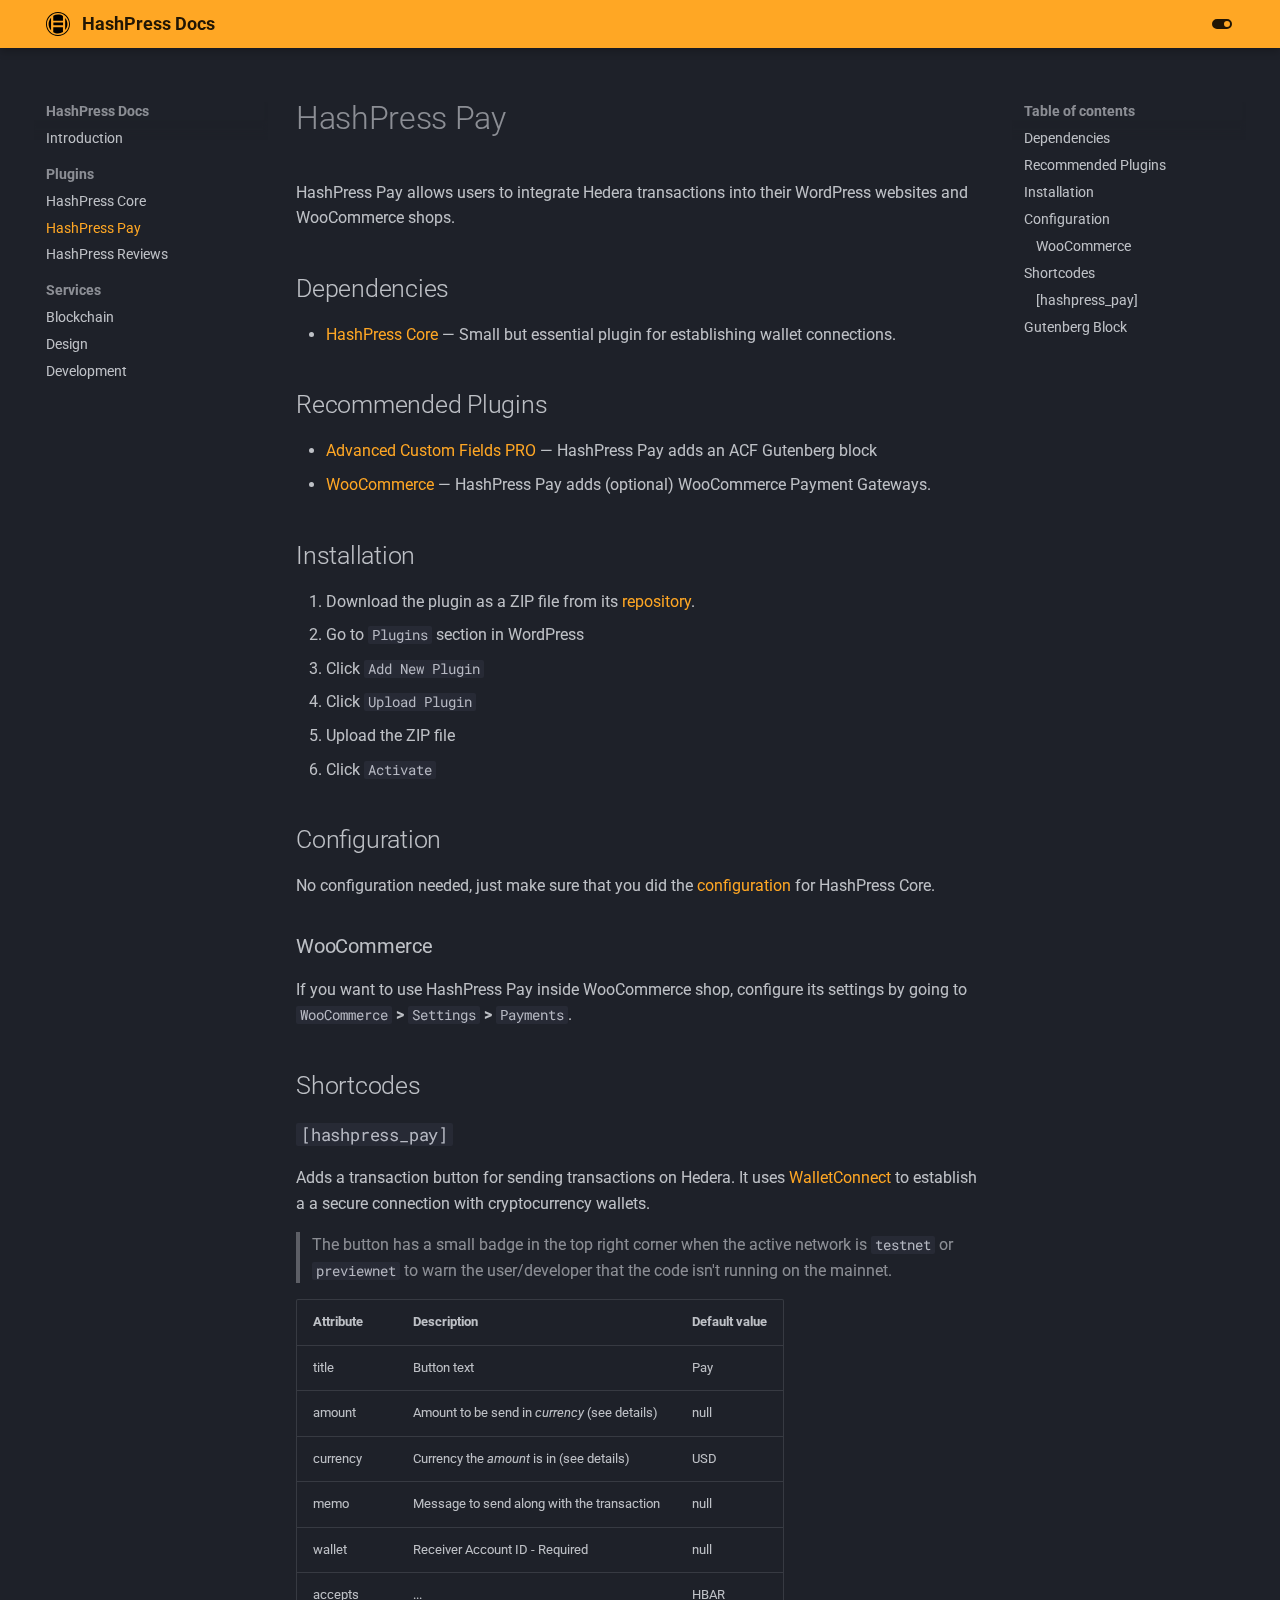
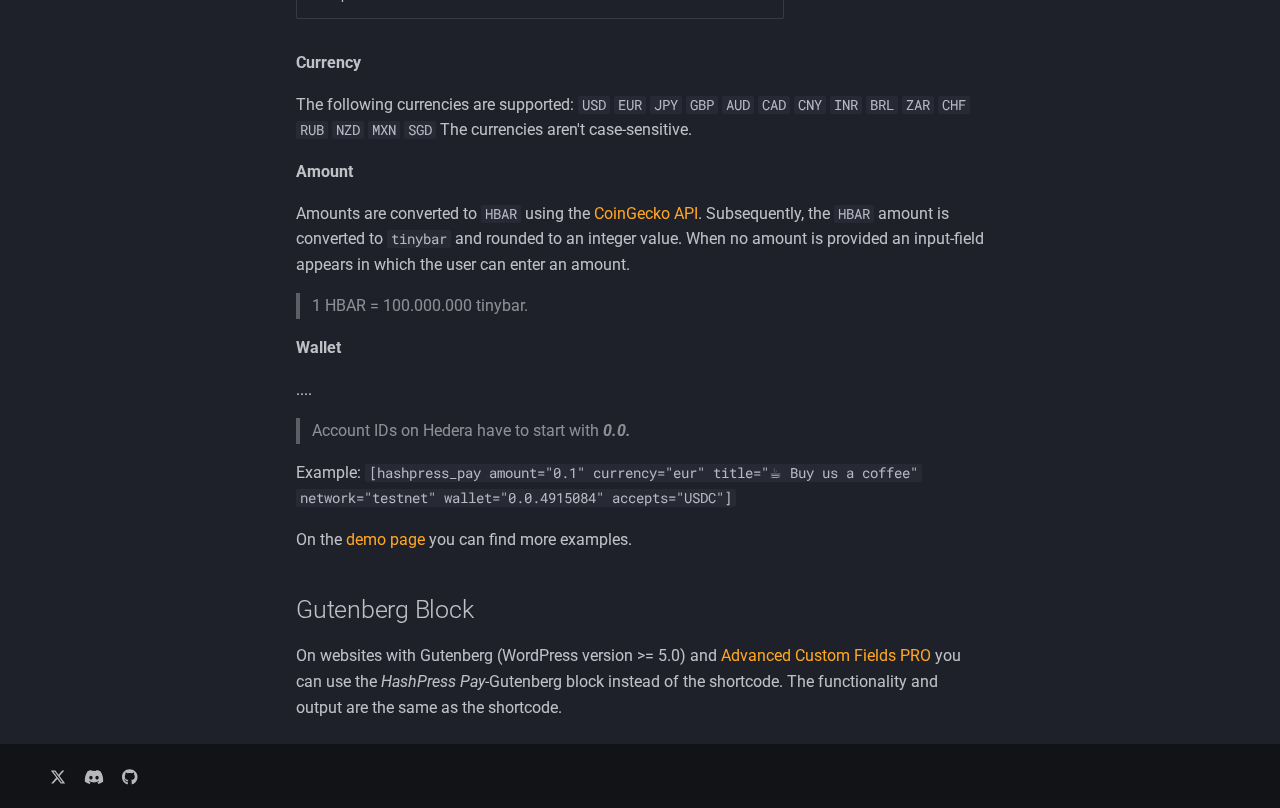
<file: plugins/hashpress-pay/index.html>
<!doctype html>
<html lang="en" class="no-js">
  <head>
    
      <meta charset="utf-8">
      <meta name="viewport" content="width=device-width,initial-scale=1">
      
      
      
        <link rel="canonical" href="https://www.hashpress.io/plugins/hashpress-pay/">
      
      
        <link rel="prev" href="../hashpress-core/">
      
      
        <link rel="next" href="../hashpress-reviews/">
      
      
      <link rel="icon" href="../../assets/logo.svg">
      <meta name="generator" content="mkdocs-1.6.1, mkdocs-material-9.5.49">
    
    
      
        <title>HashPress Pay - HashPress Docs</title>
      
    
    
      <link rel="stylesheet" href="../../assets/stylesheets/main.6f8fc17f.min.css">
      
        
        <link rel="stylesheet" href="../../assets/stylesheets/palette.06af60db.min.css">
      
      


    
    
      
    
    
      
        
        
        <link rel="preconnect" href="https://fonts.gstatic.com" crossorigin>
        <link rel="stylesheet" href="https://fonts.googleapis.com/css?family=Roboto:300,300i,400,400i,700,700i%7CRoboto+Mono:400,400i,700,700i&display=fallback">
        <style>:root{--md-text-font:"Roboto";--md-code-font:"Roboto Mono"}</style>
      
    
    
      <link rel="stylesheet" href="../../main.css">
    
    <script>__md_scope=new URL("../..",location),__md_hash=e=>[...e].reduce(((e,_)=>(e<<5)-e+_.charCodeAt(0)),0),__md_get=(e,_=localStorage,t=__md_scope)=>JSON.parse(_.getItem(t.pathname+"."+e)),__md_set=(e,_,t=localStorage,a=__md_scope)=>{try{t.setItem(a.pathname+"."+e,JSON.stringify(_))}catch(e){}}</script>
    
      

    
    
    
  </head>
  
  
    
    
      
    
    
    
    
    <body dir="ltr" data-md-color-scheme="slate" data-md-color-primary="orange" data-md-color-accent="orange">
  
    
    <input class="md-toggle" data-md-toggle="drawer" type="checkbox" id="__drawer" autocomplete="off">
    <input class="md-toggle" data-md-toggle="search" type="checkbox" id="__search" autocomplete="off">
    <label class="md-overlay" for="__drawer"></label>
    <div data-md-component="skip">
      
        
        <a href="#hashpress-pay" class="md-skip">
          Skip to content
        </a>
      
    </div>
    <div data-md-component="announce">
      
    </div>
    
    
      

  

<header class="md-header md-header--shadow" data-md-component="header">
  <nav class="md-header__inner md-grid" aria-label="Header">
    <a href="../.." title="HashPress Docs" class="md-header__button md-logo" aria-label="HashPress Docs" data-md-component="logo">
      
  <img src="../../assets/logo.svg" alt="logo">

    </a>
    <label class="md-header__button md-icon" for="__drawer">
      
      <svg xmlns="http://www.w3.org/2000/svg" viewBox="0 0 24 24"><path d="M3 6h18v2H3zm0 5h18v2H3zm0 5h18v2H3z"/></svg>
    </label>
    <div class="md-header__title" data-md-component="header-title">
      <div class="md-header__ellipsis">
        <div class="md-header__topic">
          <span class="md-ellipsis">
            HashPress Docs
          </span>
        </div>
        <div class="md-header__topic" data-md-component="header-topic">
          <span class="md-ellipsis">
            
              HashPress Pay
            
          </span>
        </div>
      </div>
    </div>
    
      
        <form class="md-header__option" data-md-component="palette">
  
    
    
    
    <input class="md-option" data-md-color-media="" data-md-color-scheme="slate" data-md-color-primary="orange" data-md-color-accent="orange"  aria-label="Switch to light mode"  type="radio" name="__palette" id="__palette_0">
    
      <label class="md-header__button md-icon" title="Switch to light mode" for="__palette_1" hidden>
        <svg xmlns="http://www.w3.org/2000/svg" viewBox="0 0 24 24"><path d="M17 7H7a5 5 0 0 0-5 5 5 5 0 0 0 5 5h10a5 5 0 0 0 5-5 5 5 0 0 0-5-5m0 8a3 3 0 0 1-3-3 3 3 0 0 1 3-3 3 3 0 0 1 3 3 3 3 0 0 1-3 3"/></svg>
      </label>
    
  
    
    
    
    <input class="md-option" data-md-color-media="" data-md-color-scheme="default" data-md-color-primary="orange" data-md-color-accent="orange"  aria-label="Switch to dark mode"  type="radio" name="__palette" id="__palette_1">
    
      <label class="md-header__button md-icon" title="Switch to dark mode" for="__palette_0" hidden>
        <svg xmlns="http://www.w3.org/2000/svg" viewBox="0 0 24 24"><path d="M17 6H7c-3.31 0-6 2.69-6 6s2.69 6 6 6h10c3.31 0 6-2.69 6-6s-2.69-6-6-6m0 10H7c-2.21 0-4-1.79-4-4s1.79-4 4-4h10c2.21 0 4 1.79 4 4s-1.79 4-4 4M7 9c-1.66 0-3 1.34-3 3s1.34 3 3 3 3-1.34 3-3-1.34-3-3-3"/></svg>
      </label>
    
  
</form>
      
    
    
      <script>var palette=__md_get("__palette");if(palette&&palette.color){if("(prefers-color-scheme)"===palette.color.media){var media=matchMedia("(prefers-color-scheme: light)"),input=document.querySelector(media.matches?"[data-md-color-media='(prefers-color-scheme: light)']":"[data-md-color-media='(prefers-color-scheme: dark)']");palette.color.media=input.getAttribute("data-md-color-media"),palette.color.scheme=input.getAttribute("data-md-color-scheme"),palette.color.primary=input.getAttribute("data-md-color-primary"),palette.color.accent=input.getAttribute("data-md-color-accent")}for(var[key,value]of Object.entries(palette.color))document.body.setAttribute("data-md-color-"+key,value)}</script>
    
    
    
    
  </nav>
  
</header>
    
    <div class="md-container" data-md-component="container">
      
      
        
          
        
      
      <main class="md-main" data-md-component="main">
        <div class="md-main__inner md-grid">
          
            
              
              <div class="md-sidebar md-sidebar--primary" data-md-component="sidebar" data-md-type="navigation" >
                <div class="md-sidebar__scrollwrap">
                  <div class="md-sidebar__inner">
                    



<nav class="md-nav md-nav--primary" aria-label="Navigation" data-md-level="0">
  <label class="md-nav__title" for="__drawer">
    <a href="../.." title="HashPress Docs" class="md-nav__button md-logo" aria-label="HashPress Docs" data-md-component="logo">
      
  <img src="../../assets/logo.svg" alt="logo">

    </a>
    HashPress Docs
  </label>
  
  <ul class="md-nav__list" data-md-scrollfix>
    
      
      
  
  
  
  
    <li class="md-nav__item">
      <a href="../.." class="md-nav__link">
        
  
  <span class="md-ellipsis">
    Introduction
  </span>
  

      </a>
    </li>
  

    
      
      
  
  
    
  
  
  
    
    
    
      
        
        
      
    
    
    <li class="md-nav__item md-nav__item--active md-nav__item--section md-nav__item--nested">
      
        
        
        <input class="md-nav__toggle md-toggle " type="checkbox" id="__nav_2" checked>
        
          
          <label class="md-nav__link" for="__nav_2" id="__nav_2_label" tabindex="">
            
  
  <span class="md-ellipsis">
    Plugins
  </span>
  

            <span class="md-nav__icon md-icon"></span>
          </label>
        
        <nav class="md-nav" data-md-level="1" aria-labelledby="__nav_2_label" aria-expanded="true">
          <label class="md-nav__title" for="__nav_2">
            <span class="md-nav__icon md-icon"></span>
            Plugins
          </label>
          <ul class="md-nav__list" data-md-scrollfix>
            
              
                
  
  
  
  
    <li class="md-nav__item">
      <a href="../hashpress-core/" class="md-nav__link">
        
  
  <span class="md-ellipsis">
    HashPress Core
  </span>
  

      </a>
    </li>
  

              
            
              
                
  
  
    
  
  
  
    <li class="md-nav__item md-nav__item--active">
      
      <input class="md-nav__toggle md-toggle" type="checkbox" id="__toc">
      
      
        
      
      
        <label class="md-nav__link md-nav__link--active" for="__toc">
          
  
  <span class="md-ellipsis">
    HashPress Pay
  </span>
  

          <span class="md-nav__icon md-icon"></span>
        </label>
      
      <a href="./" class="md-nav__link md-nav__link--active">
        
  
  <span class="md-ellipsis">
    HashPress Pay
  </span>
  

      </a>
      
        

<nav class="md-nav md-nav--secondary" aria-label="Table of contents">
  
  
  
    
  
  
    <label class="md-nav__title" for="__toc">
      <span class="md-nav__icon md-icon"></span>
      Table of contents
    </label>
    <ul class="md-nav__list" data-md-component="toc" data-md-scrollfix>
      
        <li class="md-nav__item">
  <a href="#dependencies" class="md-nav__link">
    <span class="md-ellipsis">
      Dependencies
    </span>
  </a>
  
</li>
      
        <li class="md-nav__item">
  <a href="#recommended-plugins" class="md-nav__link">
    <span class="md-ellipsis">
      Recommended Plugins
    </span>
  </a>
  
</li>
      
        <li class="md-nav__item">
  <a href="#installation" class="md-nav__link">
    <span class="md-ellipsis">
      Installation
    </span>
  </a>
  
</li>
      
        <li class="md-nav__item">
  <a href="#configuration" class="md-nav__link">
    <span class="md-ellipsis">
      Configuration
    </span>
  </a>
  
    <nav class="md-nav" aria-label="Configuration">
      <ul class="md-nav__list">
        
          <li class="md-nav__item">
  <a href="#woocommerce" class="md-nav__link">
    <span class="md-ellipsis">
      WooCommerce
    </span>
  </a>
  
</li>
        
      </ul>
    </nav>
  
</li>
      
        <li class="md-nav__item">
  <a href="#shortcodes" class="md-nav__link">
    <span class="md-ellipsis">
      Shortcodes
    </span>
  </a>
  
    <nav class="md-nav" aria-label="Shortcodes">
      <ul class="md-nav__list">
        
          <li class="md-nav__item">
  <a href="#hashpress_pay" class="md-nav__link">
    <span class="md-ellipsis">
      [hashpress_pay]
    </span>
  </a>
  
</li>
        
      </ul>
    </nav>
  
</li>
      
        <li class="md-nav__item">
  <a href="#gutenberg-block" class="md-nav__link">
    <span class="md-ellipsis">
      Gutenberg Block
    </span>
  </a>
  
</li>
      
    </ul>
  
</nav>
      
    </li>
  

              
            
              
                
  
  
  
  
    <li class="md-nav__item">
      <a href="../hashpress-reviews/" class="md-nav__link">
        
  
  <span class="md-ellipsis">
    HashPress Reviews
  </span>
  

      </a>
    </li>
  

              
            
          </ul>
        </nav>
      
    </li>
  

    
      
      
  
  
  
  
    
    
    
      
        
        
      
    
    
    <li class="md-nav__item md-nav__item--section md-nav__item--nested">
      
        
        
        <input class="md-nav__toggle md-toggle " type="checkbox" id="__nav_3" >
        
          
          <label class="md-nav__link" for="__nav_3" id="__nav_3_label" tabindex="">
            
  
  <span class="md-ellipsis">
    Services
  </span>
  

            <span class="md-nav__icon md-icon"></span>
          </label>
        
        <nav class="md-nav" data-md-level="1" aria-labelledby="__nav_3_label" aria-expanded="false">
          <label class="md-nav__title" for="__nav_3">
            <span class="md-nav__icon md-icon"></span>
            Services
          </label>
          <ul class="md-nav__list" data-md-scrollfix>
            
              
                
  
  
  
  
    <li class="md-nav__item">
      <a href="../../services/blockchain/" class="md-nav__link">
        
  
  <span class="md-ellipsis">
    Blockchain
  </span>
  

      </a>
    </li>
  

              
            
              
                
  
  
  
  
    <li class="md-nav__item">
      <a href="../../services/design/" class="md-nav__link">
        
  
  <span class="md-ellipsis">
    Design
  </span>
  

      </a>
    </li>
  

              
            
              
                
  
  
  
  
    <li class="md-nav__item">
      <a href="../../services/development/" class="md-nav__link">
        
  
  <span class="md-ellipsis">
    Development
  </span>
  

      </a>
    </li>
  

              
            
          </ul>
        </nav>
      
    </li>
  

    
  </ul>
</nav>
                  </div>
                </div>
              </div>
            
            
              
              <div class="md-sidebar md-sidebar--secondary" data-md-component="sidebar" data-md-type="toc" >
                <div class="md-sidebar__scrollwrap">
                  <div class="md-sidebar__inner">
                    

<nav class="md-nav md-nav--secondary" aria-label="Table of contents">
  
  
  
    
  
  
    <label class="md-nav__title" for="__toc">
      <span class="md-nav__icon md-icon"></span>
      Table of contents
    </label>
    <ul class="md-nav__list" data-md-component="toc" data-md-scrollfix>
      
        <li class="md-nav__item">
  <a href="#dependencies" class="md-nav__link">
    <span class="md-ellipsis">
      Dependencies
    </span>
  </a>
  
</li>
      
        <li class="md-nav__item">
  <a href="#recommended-plugins" class="md-nav__link">
    <span class="md-ellipsis">
      Recommended Plugins
    </span>
  </a>
  
</li>
      
        <li class="md-nav__item">
  <a href="#installation" class="md-nav__link">
    <span class="md-ellipsis">
      Installation
    </span>
  </a>
  
</li>
      
        <li class="md-nav__item">
  <a href="#configuration" class="md-nav__link">
    <span class="md-ellipsis">
      Configuration
    </span>
  </a>
  
    <nav class="md-nav" aria-label="Configuration">
      <ul class="md-nav__list">
        
          <li class="md-nav__item">
  <a href="#woocommerce" class="md-nav__link">
    <span class="md-ellipsis">
      WooCommerce
    </span>
  </a>
  
</li>
        
      </ul>
    </nav>
  
</li>
      
        <li class="md-nav__item">
  <a href="#shortcodes" class="md-nav__link">
    <span class="md-ellipsis">
      Shortcodes
    </span>
  </a>
  
    <nav class="md-nav" aria-label="Shortcodes">
      <ul class="md-nav__list">
        
          <li class="md-nav__item">
  <a href="#hashpress_pay" class="md-nav__link">
    <span class="md-ellipsis">
      [hashpress_pay]
    </span>
  </a>
  
</li>
        
      </ul>
    </nav>
  
</li>
      
        <li class="md-nav__item">
  <a href="#gutenberg-block" class="md-nav__link">
    <span class="md-ellipsis">
      Gutenberg Block
    </span>
  </a>
  
</li>
      
    </ul>
  
</nav>
                  </div>
                </div>
              </div>
            
          
          
            <div class="md-content" data-md-component="content">
              <article class="md-content__inner md-typeset">
                
                  


<h1 id="hashpress-pay">HashPress Pay</h1>
<p>HashPress Pay allows users to integrate Hedera transactions into their WordPress websites and WooCommerce shops.</p>
<h2 id="dependencies">Dependencies</h2>
<ul>
<li><a href="/plugins/hashpress-core">HashPress Core</a> — Small but essential plugin for establishing wallet connections.</li>
</ul>
<h2 id="recommended-plugins">Recommended Plugins</h2>
<ul>
<li><a href="https://www.advancedcustomfields.com/pro/">Advanced Custom Fields PRO</a> — HashPress Pay adds an ACF Gutenberg block</li>
<li><a href="https://woocommerce.com/">WooCommerce</a> — HashPress Pay adds (optional) WooCommerce Payment Gateways.</li>
</ul>
<h2 id="installation">Installation</h2>
<ol>
<li>Download the plugin as a ZIP file from its <a href="https://github.com/louweal/hashpress-pay">repository</a>.</li>
<li>Go to <code>Plugins</code> section in WordPress</li>
<li>Click <code>Add New Plugin</code></li>
<li>Click <code>Upload Plugin</code></li>
<li>Upload the ZIP file</li>
<li>Click <code>Activate</code></li>
</ol>
<h2 id="configuration">Configuration</h2>
<p>No configuration needed, just make sure that you did the <a href="/hashpress-core#configuration">configuration</a> for HashPress Core.</p>
<h3 id="woocommerce">WooCommerce</h3>
<p>If you want to use HashPress Pay inside WooCommerce shop, configure its settings by going to <code>WooCommerce</code> <strong>&gt;</strong> <code>Settings</code> <strong>&gt;</strong> <code>Payments</code>.</p>
<h2 id="shortcodes">Shortcodes</h2>
<h3 id="hashpress_pay"><code>[hashpress_pay]</code></h3>
<p>Adds a transaction button for sending transactions on Hedera. It uses <a href="https://walletconnect.com/">WalletConnect</a> to establish a a secure connection with cryptocurrency wallets.</p>
<blockquote>
<p>The button has a small badge in the top right corner when the active network is <code>testnet</code> or <code>previewnet</code> to warn the user/developer that the code isn't running on the mainnet.</p>
</blockquote>
<table>
<thead>
<tr>
<th style="text-align: left;">Attribute</th>
<th style="text-align: left;">Description</th>
<th style="text-align: left;">Default value</th>
</tr>
</thead>
<tbody>
<tr>
<td style="text-align: left;">title</td>
<td style="text-align: left;">Button text</td>
<td style="text-align: left;">Pay</td>
</tr>
<tr>
<td style="text-align: left;">amount</td>
<td style="text-align: left;">Amount to be send in <em>currency</em> (see details)</td>
<td style="text-align: left;">null</td>
</tr>
<tr>
<td style="text-align: left;">currency</td>
<td style="text-align: left;">Currency the <em>amount</em> is in (see details)</td>
<td style="text-align: left;">USD</td>
</tr>
<tr>
<td style="text-align: left;">memo</td>
<td style="text-align: left;">Message to send along with the transaction</td>
<td style="text-align: left;">null</td>
</tr>
<tr>
<td style="text-align: left;">wallet</td>
<td style="text-align: left;">Receiver Account ID - Required</td>
<td style="text-align: left;">null</td>
</tr>
<tr>
<td style="text-align: left;">accepts</td>
<td style="text-align: left;">...</td>
<td style="text-align: left;">HBAR</td>
</tr>
</tbody>
</table>
<p><strong>Currency</strong></p>
<p>The following currencies are supported: <code>USD</code> <code>EUR</code> <code>JPY</code> <code>GBP</code> <code>AUD</code> <code>CAD</code> <code>CNY</code> <code>INR</code> <code>BRL</code> <code>ZAR</code> <code>CHF</code> <code>RUB</code> <code>NZD</code> <code>MXN</code> <code>SGD</code>
The currencies aren't case-sensitive.</p>
<p><strong>Amount</strong></p>
<p>Amounts are converted to <code>HBAR</code> using the <a href="https://docs.coingecko.com/v3.0.1/reference/simple-price">CoinGecko API</a>. Subsequently, the <code>HBAR</code> amount is converted to <code>tinybar</code> and rounded to an integer value. When no amount is provided an input-field appears in which the user can enter an amount.</p>
<blockquote>
<p>1 HBAR = 100.000.000 tinybar.</p>
</blockquote>
<p><strong>Wallet</strong></p>
<p>....</p>
<blockquote>
<p>Account IDs on Hedera have to start with <strong><em>0.0.</em></strong></p>
</blockquote>
<p>Example: <code>[hashpress_pay amount="0.1" currency="eur" title="☕︎ Buy us a coffee" network="testnet" wallet="0.0.4915084" accepts="USDC"]</code></p>
<p>On the <a href="https://hashpress.io/plugins/hashpress-pay">demo page</a> you can find more examples.</p>
<h2 id="gutenberg-block">Gutenberg Block</h2>
<p>On websites with Gutenberg (WordPress version &gt;= 5.0) and <a href="https://www.advancedcustomfields.com/pro/">Advanced Custom Fields PRO</a> you can use the <em>HashPress Pay</em>-Gutenberg block instead of the shortcode. The functionality and output are the same as the shortcode.</p>












                
              </article>
            </div>
          
          
  <script>var tabs=__md_get("__tabs");if(Array.isArray(tabs))e:for(var set of document.querySelectorAll(".tabbed-set")){var labels=set.querySelector(".tabbed-labels");for(var tab of tabs)for(var label of labels.getElementsByTagName("label"))if(label.innerText.trim()===tab){var input=document.getElementById(label.htmlFor);input.checked=!0;continue e}}</script>

<script>var target=document.getElementById(location.hash.slice(1));target&&target.name&&(target.checked=target.name.startsWith("__tabbed_"))</script>
        </div>
        
      </main>
      
        <footer class="md-footer">
  
  <div class="md-footer-meta md-typeset">
    <div class="md-footer-meta__inner md-grid">
      <div class="md-copyright">
  
    <div class="md-copyright__highlight">
      &copy; 2024 <a href="https://www.hashpress.io"  target="_blank" rel="noopener">HashPress</a>

    </div>
  
  
    Made with
    <a href="https://squidfunk.github.io/mkdocs-material/" target="_blank" rel="noopener">
      Material for MkDocs
    </a>
  
</div>
      
        <div class="md-social">
  
    
    
    
    
      
      
    
    <a href="https://twitter.com/HederaHashPress" target="_blank" rel="noopener" title="twitter.com" class="md-social__link">
      <svg xmlns="http://www.w3.org/2000/svg" viewBox="0 0 512 512"><!--! Font Awesome Free 6.7.1 by @fontawesome - https://fontawesome.com License - https://fontawesome.com/license/free (Icons: CC BY 4.0, Fonts: SIL OFL 1.1, Code: MIT License) Copyright 2024 Fonticons, Inc.--><path d="M389.2 48h70.6L305.6 224.2 487 464H345L233.7 318.6 106.5 464H35.8l164.9-188.5L26.8 48h145.6l100.5 132.9zm-24.8 373.8h39.1L151.1 88h-42z"/></svg>
    </a>
  
    
    
    
    
      
      
    
    <a href="https://discord.gg/qHEyv3mapz" target="_blank" rel="noopener" title="discord.gg" class="md-social__link">
      <svg xmlns="http://www.w3.org/2000/svg" viewBox="0 0 640 512"><!--! Font Awesome Free 6.7.1 by @fontawesome - https://fontawesome.com License - https://fontawesome.com/license/free (Icons: CC BY 4.0, Fonts: SIL OFL 1.1, Code: MIT License) Copyright 2024 Fonticons, Inc.--><path d="M524.531 69.836a1.5 1.5 0 0 0-.764-.7A485 485 0 0 0 404.081 32.03a1.82 1.82 0 0 0-1.923.91 338 338 0 0 0-14.9 30.6 447.9 447.9 0 0 0-134.426 0 310 310 0 0 0-15.135-30.6 1.89 1.89 0 0 0-1.924-.91 483.7 483.7 0 0 0-119.688 37.107 1.7 1.7 0 0 0-.788.676C39.068 183.651 18.186 294.69 28.43 404.354a2.02 2.02 0 0 0 .765 1.375 487.7 487.7 0 0 0 146.825 74.189 1.9 1.9 0 0 0 2.063-.676A348 348 0 0 0 208.12 430.4a1.86 1.86 0 0 0-1.019-2.588 321 321 0 0 1-45.868-21.853 1.885 1.885 0 0 1-.185-3.126 251 251 0 0 0 9.109-7.137 1.82 1.82 0 0 1 1.9-.256c96.229 43.917 200.41 43.917 295.5 0a1.81 1.81 0 0 1 1.924.233 235 235 0 0 0 9.132 7.16 1.884 1.884 0 0 1-.162 3.126 301.4 301.4 0 0 1-45.89 21.83 1.875 1.875 0 0 0-1 2.611 391 391 0 0 0 30.014 48.815 1.86 1.86 0 0 0 2.063.7A486 486 0 0 0 610.7 405.729a1.88 1.88 0 0 0 .765-1.352c12.264-126.783-20.532-236.912-86.934-334.541M222.491 337.58c-28.972 0-52.844-26.587-52.844-59.239s23.409-59.241 52.844-59.241c29.665 0 53.306 26.82 52.843 59.239 0 32.654-23.41 59.241-52.843 59.241m195.38 0c-28.971 0-52.843-26.587-52.843-59.239s23.409-59.241 52.843-59.241c29.667 0 53.307 26.82 52.844 59.239 0 32.654-23.177 59.241-52.844 59.241"/></svg>
    </a>
  
    
    
    
    
      
      
    
    <a href="https://github.com/louweal" target="_blank" rel="noopener" title="github.com" class="md-social__link">
      <svg xmlns="http://www.w3.org/2000/svg" viewBox="0 0 496 512"><!--! Font Awesome Free 6.7.1 by @fontawesome - https://fontawesome.com License - https://fontawesome.com/license/free (Icons: CC BY 4.0, Fonts: SIL OFL 1.1, Code: MIT License) Copyright 2024 Fonticons, Inc.--><path d="M165.9 397.4c0 2-2.3 3.6-5.2 3.6-3.3.3-5.6-1.3-5.6-3.6 0-2 2.3-3.6 5.2-3.6 3-.3 5.6 1.3 5.6 3.6m-31.1-4.5c-.7 2 1.3 4.3 4.3 4.9 2.6 1 5.6 0 6.2-2s-1.3-4.3-4.3-5.2c-2.6-.7-5.5.3-6.2 2.3m44.2-1.7c-2.9.7-4.9 2.6-4.6 4.9.3 2 2.9 3.3 5.9 2.6 2.9-.7 4.9-2.6 4.6-4.6-.3-1.9-3-3.2-5.9-2.9M244.8 8C106.1 8 0 113.3 0 252c0 110.9 69.8 205.8 169.5 239.2 12.8 2.3 17.3-5.6 17.3-12.1 0-6.2-.3-40.4-.3-61.4 0 0-70 15-84.7-29.8 0 0-11.4-29.1-27.8-36.6 0 0-22.9-15.7 1.6-15.4 0 0 24.9 2 38.6 25.8 21.9 38.6 58.6 27.5 72.9 20.9 2.3-16 8.8-27.1 16-33.7-55.9-6.2-112.3-14.3-112.3-110.5 0-27.5 7.6-41.3 23.6-58.9-2.6-6.5-11.1-33.3 2.6-67.9 20.9-6.5 69 27 69 27 20-5.6 41.5-8.5 62.8-8.5s42.8 2.9 62.8 8.5c0 0 48.1-33.6 69-27 13.7 34.7 5.2 61.4 2.6 67.9 16 17.7 25.8 31.5 25.8 58.9 0 96.5-58.9 104.2-114.8 110.5 9.2 7.9 17 22.9 17 46.4 0 33.7-.3 75.4-.3 83.6 0 6.5 4.6 14.4 17.3 12.1C428.2 457.8 496 362.9 496 252 496 113.3 383.5 8 244.8 8M97.2 352.9c-1.3 1-1 3.3.7 5.2 1.6 1.6 3.9 2.3 5.2 1 1.3-1 1-3.3-.7-5.2-1.6-1.6-3.9-2.3-5.2-1m-10.8-8.1c-.7 1.3.3 2.9 2.3 3.9 1.6 1 3.6.7 4.3-.7.7-1.3-.3-2.9-2.3-3.9-2-.6-3.6-.3-4.3.7m32.4 35.6c-1.6 1.3-1 4.3 1.3 6.2 2.3 2.3 5.2 2.6 6.5 1 1.3-1.3.7-4.3-1.3-6.2-2.2-2.3-5.2-2.6-6.5-1m-11.4-14.7c-1.6 1-1.6 3.6 0 5.9s4.3 3.3 5.6 2.3c1.6-1.3 1.6-3.9 0-6.2-1.4-2.3-4-3.3-5.6-2"/></svg>
    </a>
  
</div>
      
    </div>
  </div>
</footer>
      
    </div>
    <div class="md-dialog" data-md-component="dialog">
      <div class="md-dialog__inner md-typeset"></div>
    </div>
    
    
    <script id="__config" type="application/json">{"base": "../..", "features": ["navigation.sections", "content.tabs.link", "content.code.annotation", "content.code.copy"], "search": "../../assets/javascripts/workers/search.6ce7567c.min.js", "translations": {"clipboard.copied": "Copied to clipboard", "clipboard.copy": "Copy to clipboard", "search.result.more.one": "1 more on this page", "search.result.more.other": "# more on this page", "search.result.none": "No matching documents", "search.result.one": "1 matching document", "search.result.other": "# matching documents", "search.result.placeholder": "Type to start searching", "search.result.term.missing": "Missing", "select.version": "Select version"}}</script>
    
    
      <script src="../../assets/javascripts/bundle.88dd0f4e.min.js"></script>
      
    
  </body>
</html>
</file>
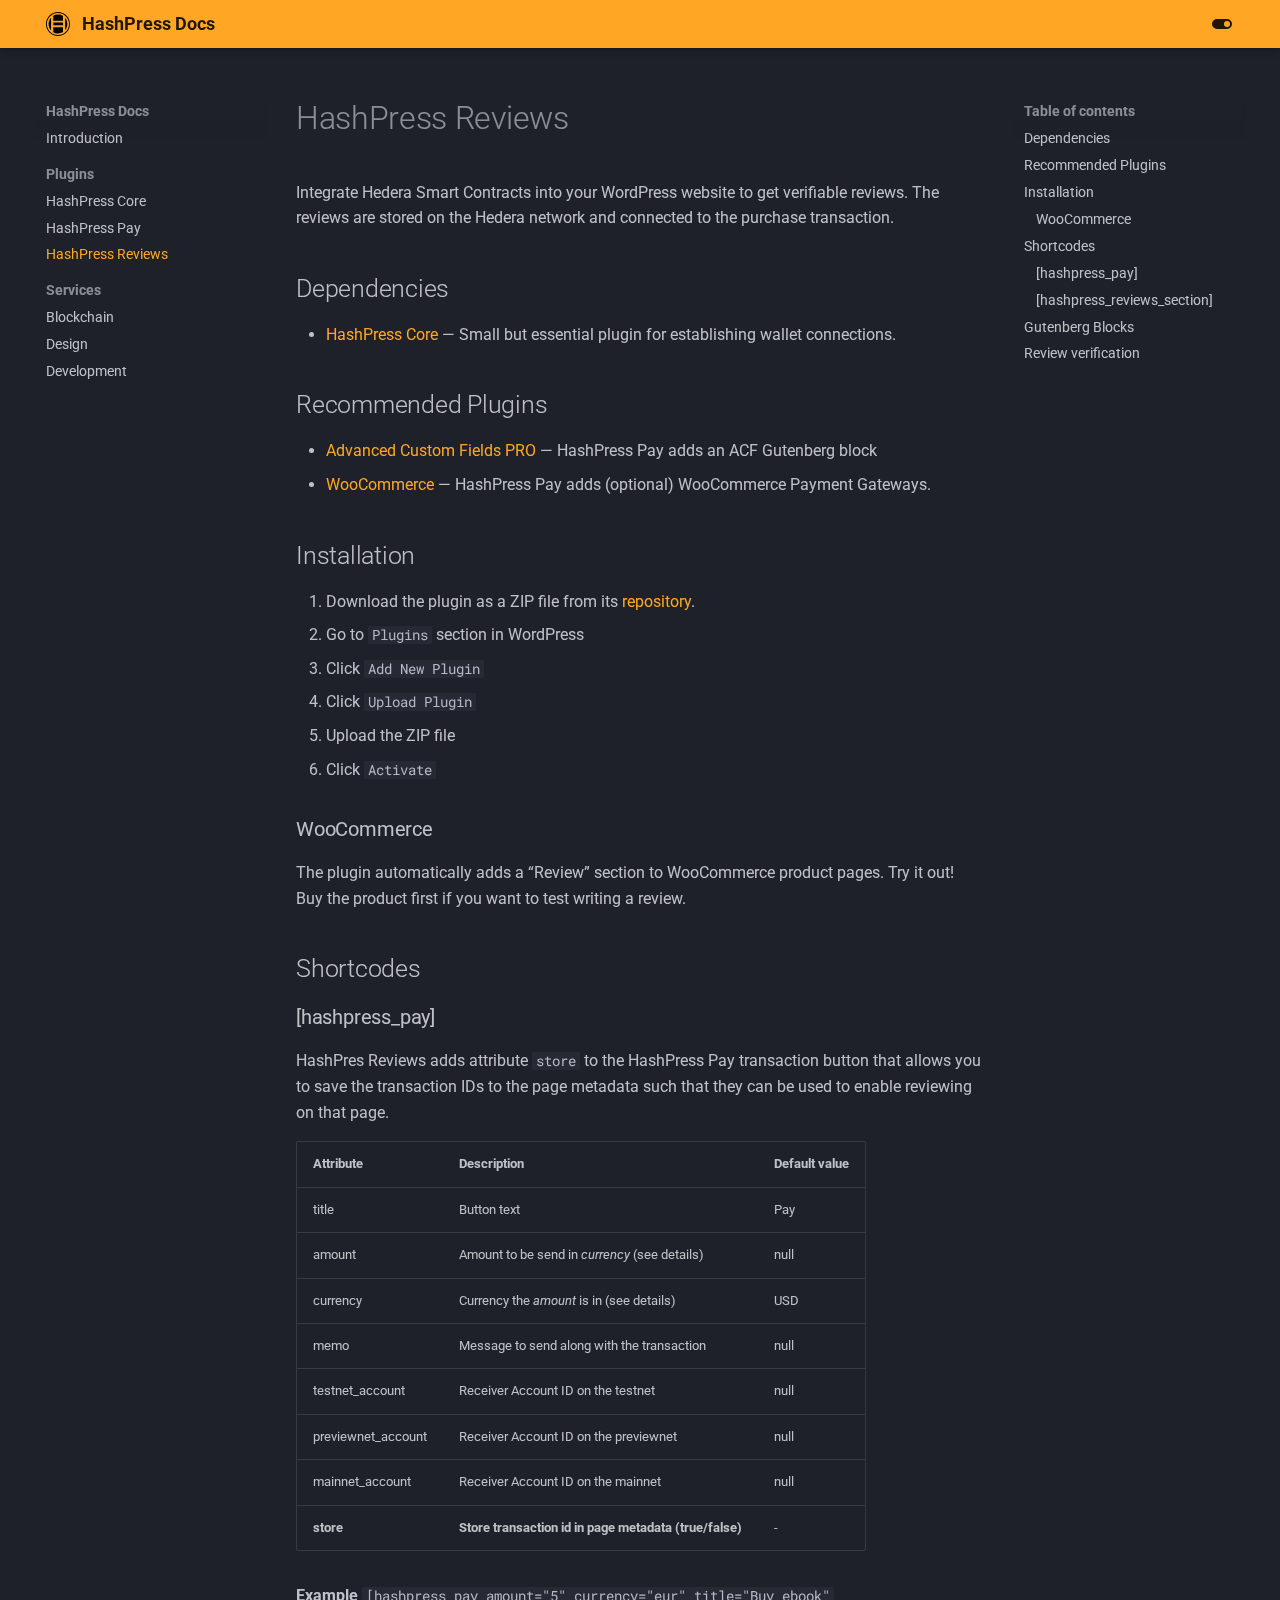
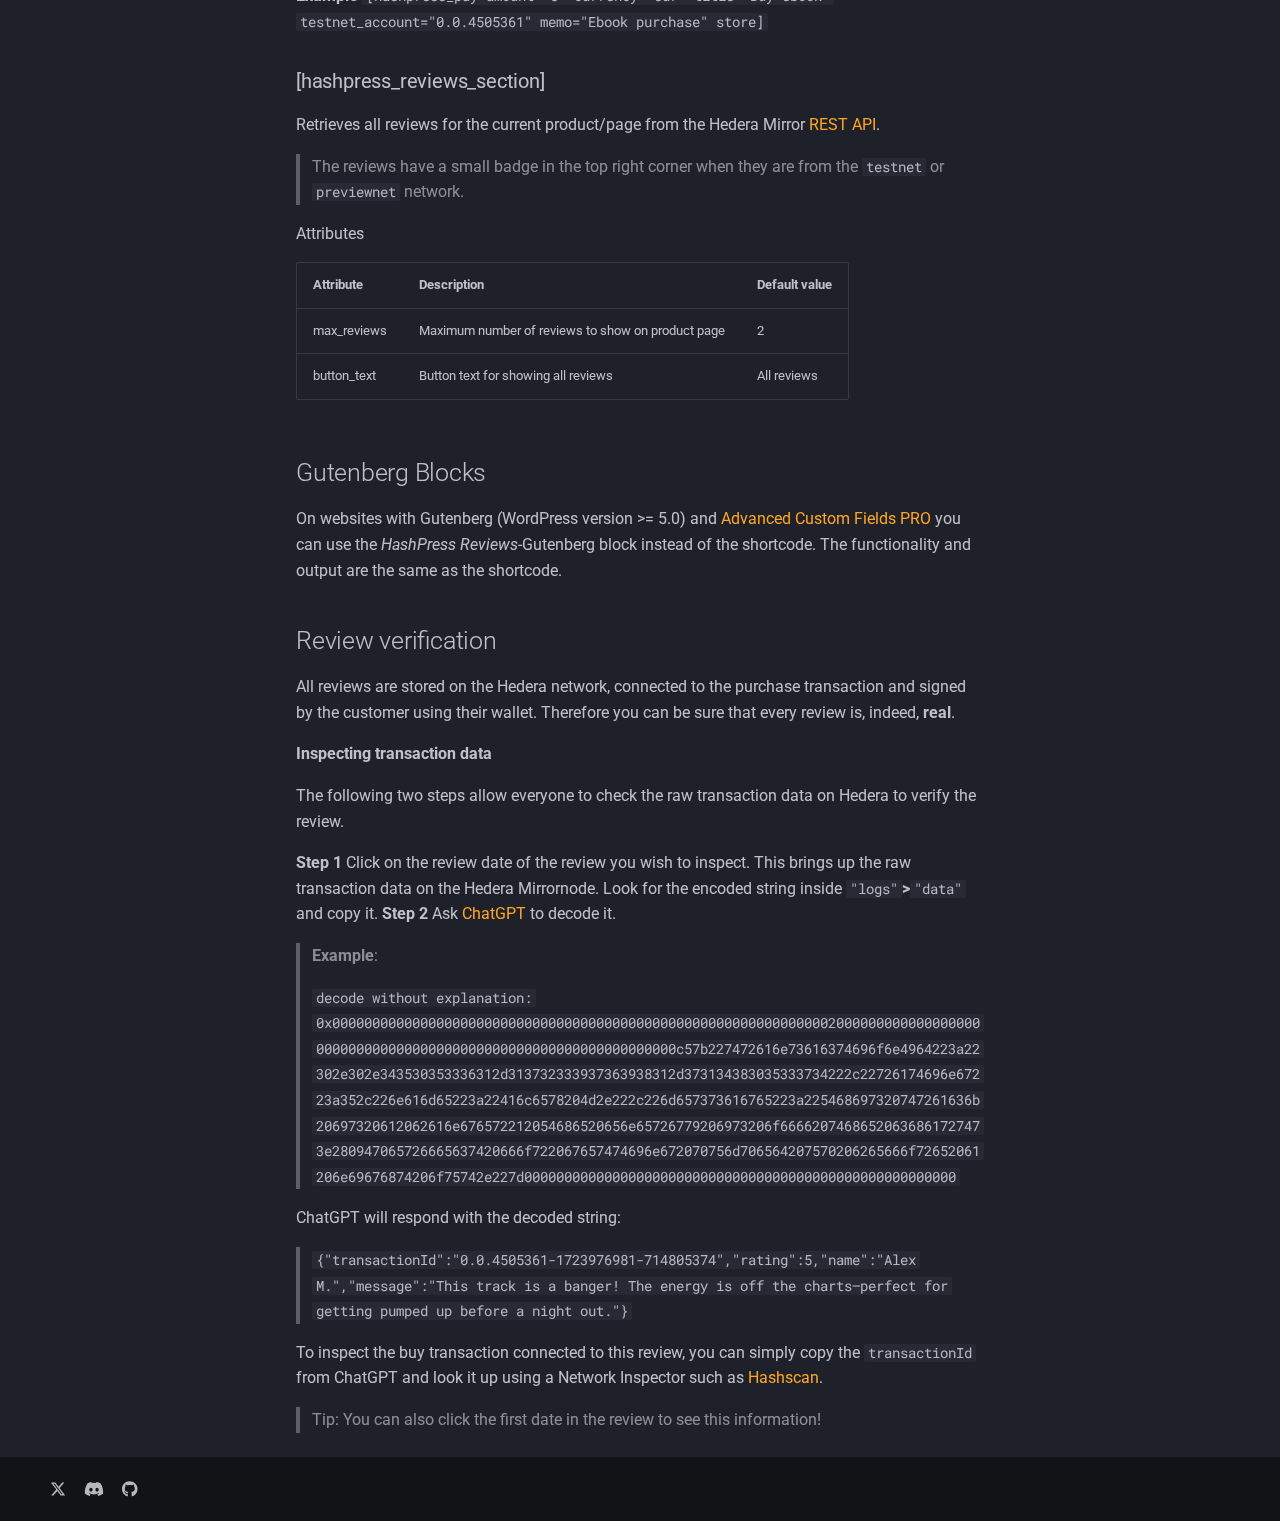
<file: plugins/hashpress-reviews/index.html>
<!doctype html>
<html lang="en" class="no-js">
  <head>
    
      <meta charset="utf-8">
      <meta name="viewport" content="width=device-width,initial-scale=1">
      
      
      
        <link rel="canonical" href="https://www.hashpress.io/plugins/hashpress-reviews/">
      
      
        <link rel="prev" href="../hashpress-pay/">
      
      
        <link rel="next" href="../../services/blockchain/">
      
      
      <link rel="icon" href="../../assets/logo.svg">
      <meta name="generator" content="mkdocs-1.6.1, mkdocs-material-9.5.49">
    
    
      
        <title>HashPress Reviews - HashPress Docs</title>
      
    
    
      <link rel="stylesheet" href="../../assets/stylesheets/main.6f8fc17f.min.css">
      
        
        <link rel="stylesheet" href="../../assets/stylesheets/palette.06af60db.min.css">
      
      


    
    
      
    
    
      
        
        
        <link rel="preconnect" href="https://fonts.gstatic.com" crossorigin>
        <link rel="stylesheet" href="https://fonts.googleapis.com/css?family=Roboto:300,300i,400,400i,700,700i%7CRoboto+Mono:400,400i,700,700i&display=fallback">
        <style>:root{--md-text-font:"Roboto";--md-code-font:"Roboto Mono"}</style>
      
    
    
      <link rel="stylesheet" href="../../main.css">
    
    <script>__md_scope=new URL("../..",location),__md_hash=e=>[...e].reduce(((e,_)=>(e<<5)-e+_.charCodeAt(0)),0),__md_get=(e,_=localStorage,t=__md_scope)=>JSON.parse(_.getItem(t.pathname+"."+e)),__md_set=(e,_,t=localStorage,a=__md_scope)=>{try{t.setItem(a.pathname+"."+e,JSON.stringify(_))}catch(e){}}</script>
    
      

    
    
    
  </head>
  
  
    
    
      
    
    
    
    
    <body dir="ltr" data-md-color-scheme="slate" data-md-color-primary="orange" data-md-color-accent="orange">
  
    
    <input class="md-toggle" data-md-toggle="drawer" type="checkbox" id="__drawer" autocomplete="off">
    <input class="md-toggle" data-md-toggle="search" type="checkbox" id="__search" autocomplete="off">
    <label class="md-overlay" for="__drawer"></label>
    <div data-md-component="skip">
      
        
        <a href="#hashpress-reviews" class="md-skip">
          Skip to content
        </a>
      
    </div>
    <div data-md-component="announce">
      
    </div>
    
    
      

  

<header class="md-header md-header--shadow" data-md-component="header">
  <nav class="md-header__inner md-grid" aria-label="Header">
    <a href="../.." title="HashPress Docs" class="md-header__button md-logo" aria-label="HashPress Docs" data-md-component="logo">
      
  <img src="../../assets/logo.svg" alt="logo">

    </a>
    <label class="md-header__button md-icon" for="__drawer">
      
      <svg xmlns="http://www.w3.org/2000/svg" viewBox="0 0 24 24"><path d="M3 6h18v2H3zm0 5h18v2H3zm0 5h18v2H3z"/></svg>
    </label>
    <div class="md-header__title" data-md-component="header-title">
      <div class="md-header__ellipsis">
        <div class="md-header__topic">
          <span class="md-ellipsis">
            HashPress Docs
          </span>
        </div>
        <div class="md-header__topic" data-md-component="header-topic">
          <span class="md-ellipsis">
            
              HashPress Reviews
            
          </span>
        </div>
      </div>
    </div>
    
      
        <form class="md-header__option" data-md-component="palette">
  
    
    
    
    <input class="md-option" data-md-color-media="" data-md-color-scheme="slate" data-md-color-primary="orange" data-md-color-accent="orange"  aria-label="Switch to light mode"  type="radio" name="__palette" id="__palette_0">
    
      <label class="md-header__button md-icon" title="Switch to light mode" for="__palette_1" hidden>
        <svg xmlns="http://www.w3.org/2000/svg" viewBox="0 0 24 24"><path d="M17 7H7a5 5 0 0 0-5 5 5 5 0 0 0 5 5h10a5 5 0 0 0 5-5 5 5 0 0 0-5-5m0 8a3 3 0 0 1-3-3 3 3 0 0 1 3-3 3 3 0 0 1 3 3 3 3 0 0 1-3 3"/></svg>
      </label>
    
  
    
    
    
    <input class="md-option" data-md-color-media="" data-md-color-scheme="default" data-md-color-primary="orange" data-md-color-accent="orange"  aria-label="Switch to dark mode"  type="radio" name="__palette" id="__palette_1">
    
      <label class="md-header__button md-icon" title="Switch to dark mode" for="__palette_0" hidden>
        <svg xmlns="http://www.w3.org/2000/svg" viewBox="0 0 24 24"><path d="M17 6H7c-3.31 0-6 2.69-6 6s2.69 6 6 6h10c3.31 0 6-2.69 6-6s-2.69-6-6-6m0 10H7c-2.21 0-4-1.79-4-4s1.79-4 4-4h10c2.21 0 4 1.79 4 4s-1.79 4-4 4M7 9c-1.66 0-3 1.34-3 3s1.34 3 3 3 3-1.34 3-3-1.34-3-3-3"/></svg>
      </label>
    
  
</form>
      
    
    
      <script>var palette=__md_get("__palette");if(palette&&palette.color){if("(prefers-color-scheme)"===palette.color.media){var media=matchMedia("(prefers-color-scheme: light)"),input=document.querySelector(media.matches?"[data-md-color-media='(prefers-color-scheme: light)']":"[data-md-color-media='(prefers-color-scheme: dark)']");palette.color.media=input.getAttribute("data-md-color-media"),palette.color.scheme=input.getAttribute("data-md-color-scheme"),palette.color.primary=input.getAttribute("data-md-color-primary"),palette.color.accent=input.getAttribute("data-md-color-accent")}for(var[key,value]of Object.entries(palette.color))document.body.setAttribute("data-md-color-"+key,value)}</script>
    
    
    
    
  </nav>
  
</header>
    
    <div class="md-container" data-md-component="container">
      
      
        
          
        
      
      <main class="md-main" data-md-component="main">
        <div class="md-main__inner md-grid">
          
            
              
              <div class="md-sidebar md-sidebar--primary" data-md-component="sidebar" data-md-type="navigation" >
                <div class="md-sidebar__scrollwrap">
                  <div class="md-sidebar__inner">
                    



<nav class="md-nav md-nav--primary" aria-label="Navigation" data-md-level="0">
  <label class="md-nav__title" for="__drawer">
    <a href="../.." title="HashPress Docs" class="md-nav__button md-logo" aria-label="HashPress Docs" data-md-component="logo">
      
  <img src="../../assets/logo.svg" alt="logo">

    </a>
    HashPress Docs
  </label>
  
  <ul class="md-nav__list" data-md-scrollfix>
    
      
      
  
  
  
  
    <li class="md-nav__item">
      <a href="../.." class="md-nav__link">
        
  
  <span class="md-ellipsis">
    Introduction
  </span>
  

      </a>
    </li>
  

    
      
      
  
  
    
  
  
  
    
    
    
      
        
        
      
    
    
    <li class="md-nav__item md-nav__item--active md-nav__item--section md-nav__item--nested">
      
        
        
        <input class="md-nav__toggle md-toggle " type="checkbox" id="__nav_2" checked>
        
          
          <label class="md-nav__link" for="__nav_2" id="__nav_2_label" tabindex="">
            
  
  <span class="md-ellipsis">
    Plugins
  </span>
  

            <span class="md-nav__icon md-icon"></span>
          </label>
        
        <nav class="md-nav" data-md-level="1" aria-labelledby="__nav_2_label" aria-expanded="true">
          <label class="md-nav__title" for="__nav_2">
            <span class="md-nav__icon md-icon"></span>
            Plugins
          </label>
          <ul class="md-nav__list" data-md-scrollfix>
            
              
                
  
  
  
  
    <li class="md-nav__item">
      <a href="../hashpress-core/" class="md-nav__link">
        
  
  <span class="md-ellipsis">
    HashPress Core
  </span>
  

      </a>
    </li>
  

              
            
              
                
  
  
  
  
    <li class="md-nav__item">
      <a href="../hashpress-pay/" class="md-nav__link">
        
  
  <span class="md-ellipsis">
    HashPress Pay
  </span>
  

      </a>
    </li>
  

              
            
              
                
  
  
    
  
  
  
    <li class="md-nav__item md-nav__item--active">
      
      <input class="md-nav__toggle md-toggle" type="checkbox" id="__toc">
      
      
        
      
      
        <label class="md-nav__link md-nav__link--active" for="__toc">
          
  
  <span class="md-ellipsis">
    HashPress Reviews
  </span>
  

          <span class="md-nav__icon md-icon"></span>
        </label>
      
      <a href="./" class="md-nav__link md-nav__link--active">
        
  
  <span class="md-ellipsis">
    HashPress Reviews
  </span>
  

      </a>
      
        

<nav class="md-nav md-nav--secondary" aria-label="Table of contents">
  
  
  
    
  
  
    <label class="md-nav__title" for="__toc">
      <span class="md-nav__icon md-icon"></span>
      Table of contents
    </label>
    <ul class="md-nav__list" data-md-component="toc" data-md-scrollfix>
      
        <li class="md-nav__item">
  <a href="#dependencies" class="md-nav__link">
    <span class="md-ellipsis">
      Dependencies
    </span>
  </a>
  
</li>
      
        <li class="md-nav__item">
  <a href="#recommended-plugins" class="md-nav__link">
    <span class="md-ellipsis">
      Recommended Plugins
    </span>
  </a>
  
</li>
      
        <li class="md-nav__item">
  <a href="#installation" class="md-nav__link">
    <span class="md-ellipsis">
      Installation
    </span>
  </a>
  
    <nav class="md-nav" aria-label="Installation">
      <ul class="md-nav__list">
        
          <li class="md-nav__item">
  <a href="#woocommerce" class="md-nav__link">
    <span class="md-ellipsis">
      WooCommerce
    </span>
  </a>
  
</li>
        
      </ul>
    </nav>
  
</li>
      
        <li class="md-nav__item">
  <a href="#shortcodes" class="md-nav__link">
    <span class="md-ellipsis">
      Shortcodes
    </span>
  </a>
  
    <nav class="md-nav" aria-label="Shortcodes">
      <ul class="md-nav__list">
        
          <li class="md-nav__item">
  <a href="#hashpress_pay" class="md-nav__link">
    <span class="md-ellipsis">
      [hashpress_pay]
    </span>
  </a>
  
</li>
        
          <li class="md-nav__item">
  <a href="#hashpress_reviews_section" class="md-nav__link">
    <span class="md-ellipsis">
      [hashpress_reviews_section]
    </span>
  </a>
  
</li>
        
      </ul>
    </nav>
  
</li>
      
        <li class="md-nav__item">
  <a href="#gutenberg-blocks" class="md-nav__link">
    <span class="md-ellipsis">
      Gutenberg Blocks
    </span>
  </a>
  
</li>
      
        <li class="md-nav__item">
  <a href="#review-verification" class="md-nav__link">
    <span class="md-ellipsis">
      Review verification
    </span>
  </a>
  
</li>
      
    </ul>
  
</nav>
      
    </li>
  

              
            
          </ul>
        </nav>
      
    </li>
  

    
      
      
  
  
  
  
    
    
    
      
        
        
      
    
    
    <li class="md-nav__item md-nav__item--section md-nav__item--nested">
      
        
        
        <input class="md-nav__toggle md-toggle " type="checkbox" id="__nav_3" >
        
          
          <label class="md-nav__link" for="__nav_3" id="__nav_3_label" tabindex="">
            
  
  <span class="md-ellipsis">
    Services
  </span>
  

            <span class="md-nav__icon md-icon"></span>
          </label>
        
        <nav class="md-nav" data-md-level="1" aria-labelledby="__nav_3_label" aria-expanded="false">
          <label class="md-nav__title" for="__nav_3">
            <span class="md-nav__icon md-icon"></span>
            Services
          </label>
          <ul class="md-nav__list" data-md-scrollfix>
            
              
                
  
  
  
  
    <li class="md-nav__item">
      <a href="../../services/blockchain/" class="md-nav__link">
        
  
  <span class="md-ellipsis">
    Blockchain
  </span>
  

      </a>
    </li>
  

              
            
              
                
  
  
  
  
    <li class="md-nav__item">
      <a href="../../services/design/" class="md-nav__link">
        
  
  <span class="md-ellipsis">
    Design
  </span>
  

      </a>
    </li>
  

              
            
              
                
  
  
  
  
    <li class="md-nav__item">
      <a href="../../services/development/" class="md-nav__link">
        
  
  <span class="md-ellipsis">
    Development
  </span>
  

      </a>
    </li>
  

              
            
          </ul>
        </nav>
      
    </li>
  

    
  </ul>
</nav>
                  </div>
                </div>
              </div>
            
            
              
              <div class="md-sidebar md-sidebar--secondary" data-md-component="sidebar" data-md-type="toc" >
                <div class="md-sidebar__scrollwrap">
                  <div class="md-sidebar__inner">
                    

<nav class="md-nav md-nav--secondary" aria-label="Table of contents">
  
  
  
    
  
  
    <label class="md-nav__title" for="__toc">
      <span class="md-nav__icon md-icon"></span>
      Table of contents
    </label>
    <ul class="md-nav__list" data-md-component="toc" data-md-scrollfix>
      
        <li class="md-nav__item">
  <a href="#dependencies" class="md-nav__link">
    <span class="md-ellipsis">
      Dependencies
    </span>
  </a>
  
</li>
      
        <li class="md-nav__item">
  <a href="#recommended-plugins" class="md-nav__link">
    <span class="md-ellipsis">
      Recommended Plugins
    </span>
  </a>
  
</li>
      
        <li class="md-nav__item">
  <a href="#installation" class="md-nav__link">
    <span class="md-ellipsis">
      Installation
    </span>
  </a>
  
    <nav class="md-nav" aria-label="Installation">
      <ul class="md-nav__list">
        
          <li class="md-nav__item">
  <a href="#woocommerce" class="md-nav__link">
    <span class="md-ellipsis">
      WooCommerce
    </span>
  </a>
  
</li>
        
      </ul>
    </nav>
  
</li>
      
        <li class="md-nav__item">
  <a href="#shortcodes" class="md-nav__link">
    <span class="md-ellipsis">
      Shortcodes
    </span>
  </a>
  
    <nav class="md-nav" aria-label="Shortcodes">
      <ul class="md-nav__list">
        
          <li class="md-nav__item">
  <a href="#hashpress_pay" class="md-nav__link">
    <span class="md-ellipsis">
      [hashpress_pay]
    </span>
  </a>
  
</li>
        
          <li class="md-nav__item">
  <a href="#hashpress_reviews_section" class="md-nav__link">
    <span class="md-ellipsis">
      [hashpress_reviews_section]
    </span>
  </a>
  
</li>
        
      </ul>
    </nav>
  
</li>
      
        <li class="md-nav__item">
  <a href="#gutenberg-blocks" class="md-nav__link">
    <span class="md-ellipsis">
      Gutenberg Blocks
    </span>
  </a>
  
</li>
      
        <li class="md-nav__item">
  <a href="#review-verification" class="md-nav__link">
    <span class="md-ellipsis">
      Review verification
    </span>
  </a>
  
</li>
      
    </ul>
  
</nav>
                  </div>
                </div>
              </div>
            
          
          
            <div class="md-content" data-md-component="content">
              <article class="md-content__inner md-typeset">
                
                  


<h1 id="hashpress-reviews">HashPress Reviews</h1>
<p>Integrate Hedera Smart Contracts into your WordPress website to get verifiable reviews. The reviews are stored on the Hedera network and connected to the purchase transaction.</p>
<h2 id="dependencies">Dependencies</h2>
<ul>
<li><a href="/plugins/hashpress-core">HashPress Core</a> — Small but essential plugin for establishing wallet connections.</li>
</ul>
<h2 id="recommended-plugins">Recommended Plugins</h2>
<ul>
<li><a href="https://www.advancedcustomfields.com/pro/">Advanced Custom Fields PRO</a> — HashPress Pay adds an ACF Gutenberg block</li>
<li><a href="https://woocommerce.com/">WooCommerce</a> — HashPress Pay adds (optional) WooCommerce Payment Gateways.</li>
</ul>
<h2 id="installation">Installation</h2>
<ol>
<li>Download the plugin as a ZIP file from its <a href="https://github.com/louweal/hashpress-reviews">repository</a>.</li>
<li>Go to <code>Plugins</code> section in WordPress</li>
<li>Click <code>Add New Plugin</code></li>
<li>Click <code>Upload Plugin</code></li>
<li>Upload the ZIP file</li>
<li>Click <code>Activate</code></li>
</ol>
<h3 id="woocommerce">WooCommerce</h3>
<p>The plugin automatically adds a “Review” section to WooCommerce product pages. Try it out! Buy the product first if you want to test writing a review.</p>
<h2 id="shortcodes">Shortcodes</h2>
<h3 id="hashpress_pay">[hashpress_pay]</h3>
<p>HashPres Reviews adds attribute <code>store</code> to the HashPress Pay transaction button that allows you to save the transaction IDs to the page metadata such that they can be used to enable reviewing on that page.</p>
<table>
<thead>
<tr>
<th style="text-align: left;">Attribute</th>
<th style="text-align: left;">Description</th>
<th style="text-align: left;">Default value</th>
</tr>
</thead>
<tbody>
<tr>
<td style="text-align: left;">title</td>
<td style="text-align: left;">Button text</td>
<td style="text-align: left;">Pay</td>
</tr>
<tr>
<td style="text-align: left;">amount</td>
<td style="text-align: left;">Amount to be send in <em>currency</em> (see details)</td>
<td style="text-align: left;">null</td>
</tr>
<tr>
<td style="text-align: left;">currency</td>
<td style="text-align: left;">Currency the <em>amount</em> is in (see details)</td>
<td style="text-align: left;">USD</td>
</tr>
<tr>
<td style="text-align: left;">memo</td>
<td style="text-align: left;">Message to send along with the transaction</td>
<td style="text-align: left;">null</td>
</tr>
<tr>
<td style="text-align: left;">testnet_account</td>
<td style="text-align: left;">Receiver Account ID on the testnet</td>
<td style="text-align: left;">null</td>
</tr>
<tr>
<td style="text-align: left;">previewnet_account</td>
<td style="text-align: left;">Receiver Account ID on the previewnet</td>
<td style="text-align: left;">null</td>
</tr>
<tr>
<td style="text-align: left;">mainnet_account</td>
<td style="text-align: left;">Receiver Account ID on the mainnet</td>
<td style="text-align: left;">null</td>
</tr>
<tr>
<td style="text-align: left;"><strong>store</strong></td>
<td style="text-align: left;"><strong>Store transaction id in page metadata (true/false)</strong></td>
<td style="text-align: left;">-</td>
</tr>
</tbody>
</table>
<p><strong>Example</strong>
<code>[hashpress_pay amount="5" currency="eur" title="Buy ebook" testnet_account="0.0.4505361" memo="Ebook purchase" store]</code></p>
<h3 id="hashpress_reviews_section">[hashpress_reviews_section]</h3>
<p>Retrieves all reviews for the current product/page from the Hedera Mirror <a href="https://docs.hedera.com/hedera/sdks-and-apis/rest-api">REST API</a>.</p>
<blockquote>
<p>The reviews have a small badge in the top right corner when they are from the <code>testnet</code> or <code>previewnet</code> network.</p>
</blockquote>
<p>Attributes</p>
<table>
<thead>
<tr>
<th style="text-align: left;">Attribute</th>
<th style="text-align: left;">Description</th>
<th style="text-align: left;">Default value</th>
</tr>
</thead>
<tbody>
<tr>
<td style="text-align: left;">max_reviews</td>
<td style="text-align: left;">Maximum number of reviews to show on product page</td>
<td style="text-align: left;">2</td>
</tr>
<tr>
<td style="text-align: left;">button_text</td>
<td style="text-align: left;">Button text for showing all reviews</td>
<td style="text-align: left;">All reviews</td>
</tr>
</tbody>
</table>
<h2 id="gutenberg-blocks">Gutenberg Blocks</h2>
<p>On websites with Gutenberg (WordPress version &gt;= 5.0) and <a href="https://www.advancedcustomfields.com/pro/">Advanced Custom Fields PRO</a> you can use the <em>HashPress Reviews</em>-Gutenberg block instead of the shortcode. The functionality and output are the same as the shortcode.</p>
<h2 id="review-verification">Review verification</h2>
<p>All reviews are stored on the Hedera network, connected to the purchase transaction and signed by the customer using their wallet. Therefore you can be sure that every review is, indeed, <strong>real</strong>.</p>
<p><strong>Inspecting transaction data</strong></p>
<p>The following two steps allow everyone to check the raw transaction data on Hedera to verify the review.</p>
<p><strong>Step 1</strong>
Click on the review date of the review you wish to inspect. This brings up the raw transaction data on the Hedera Mirrornode. Look for the encoded string inside <code>"logs"</code><strong>&gt;</strong><code>"data"</code> and copy it.
<strong>Step 2</strong>
Ask <a href="https://chatgpt.com/">ChatGPT</a> to decode it.</p>
<blockquote>
<p><strong>Example</strong>:</p>
<p><code>decode without explanation: [base64]</code></p>
</blockquote>
<p>ChatGPT will respond with the decoded string:</p>
<blockquote>
<p><code>{"transactionId":"0.0.4505361-1723976981-714805374","rating":5,"name":"Alex M.","message":"This track is a banger! The energy is off the charts—perfect for getting pumped up before a night out."}</code></p>
</blockquote>
<p>To inspect the buy transaction connected to this review, you can simply copy the <code>transactionId</code> from ChatGPT and look it up using a Network Inspector such as <a href="https://hashscan.io/">Hashscan</a>.</p>
<blockquote>
<p>Tip: You can also click the first date in the review to see this information!</p>
</blockquote>












                
              </article>
            </div>
          
          
  <script>var tabs=__md_get("__tabs");if(Array.isArray(tabs))e:for(var set of document.querySelectorAll(".tabbed-set")){var labels=set.querySelector(".tabbed-labels");for(var tab of tabs)for(var label of labels.getElementsByTagName("label"))if(label.innerText.trim()===tab){var input=document.getElementById(label.htmlFor);input.checked=!0;continue e}}</script>

<script>var target=document.getElementById(location.hash.slice(1));target&&target.name&&(target.checked=target.name.startsWith("__tabbed_"))</script>
        </div>
        
      </main>
      
        <footer class="md-footer">
  
  <div class="md-footer-meta md-typeset">
    <div class="md-footer-meta__inner md-grid">
      <div class="md-copyright">
  
    <div class="md-copyright__highlight">
      &copy; 2024 <a href="https://www.hashpress.io"  target="_blank" rel="noopener">HashPress</a>

    </div>
  
  
    Made with
    <a href="https://squidfunk.github.io/mkdocs-material/" target="_blank" rel="noopener">
      Material for MkDocs
    </a>
  
</div>
      
        <div class="md-social">
  
    
    
    
    
      
      
    
    <a href="https://twitter.com/HederaHashPress" target="_blank" rel="noopener" title="twitter.com" class="md-social__link">
      <svg xmlns="http://www.w3.org/2000/svg" viewBox="0 0 512 512"><!--! Font Awesome Free 6.7.1 by @fontawesome - https://fontawesome.com License - https://fontawesome.com/license/free (Icons: CC BY 4.0, Fonts: SIL OFL 1.1, Code: MIT License) Copyright 2024 Fonticons, Inc.--><path d="M389.2 48h70.6L305.6 224.2 487 464H345L233.7 318.6 106.5 464H35.8l164.9-188.5L26.8 48h145.6l100.5 132.9zm-24.8 373.8h39.1L151.1 88h-42z"/></svg>
    </a>
  
    
    
    
    
      
      
    
    <a href="https://discord.gg/qHEyv3mapz" target="_blank" rel="noopener" title="discord.gg" class="md-social__link">
      <svg xmlns="http://www.w3.org/2000/svg" viewBox="0 0 640 512"><!--! Font Awesome Free 6.7.1 by @fontawesome - https://fontawesome.com License - https://fontawesome.com/license/free (Icons: CC BY 4.0, Fonts: SIL OFL 1.1, Code: MIT License) Copyright 2024 Fonticons, Inc.--><path d="M524.531 69.836a1.5 1.5 0 0 0-.764-.7A485 485 0 0 0 404.081 32.03a1.82 1.82 0 0 0-1.923.91 338 338 0 0 0-14.9 30.6 447.9 447.9 0 0 0-134.426 0 310 310 0 0 0-15.135-30.6 1.89 1.89 0 0 0-1.924-.91 483.7 483.7 0 0 0-119.688 37.107 1.7 1.7 0 0 0-.788.676C39.068 183.651 18.186 294.69 28.43 404.354a2.02 2.02 0 0 0 .765 1.375 487.7 487.7 0 0 0 146.825 74.189 1.9 1.9 0 0 0 2.063-.676A348 348 0 0 0 208.12 430.4a1.86 1.86 0 0 0-1.019-2.588 321 321 0 0 1-45.868-21.853 1.885 1.885 0 0 1-.185-3.126 251 251 0 0 0 9.109-7.137 1.82 1.82 0 0 1 1.9-.256c96.229 43.917 200.41 43.917 295.5 0a1.81 1.81 0 0 1 1.924.233 235 235 0 0 0 9.132 7.16 1.884 1.884 0 0 1-.162 3.126 301.4 301.4 0 0 1-45.89 21.83 1.875 1.875 0 0 0-1 2.611 391 391 0 0 0 30.014 48.815 1.86 1.86 0 0 0 2.063.7A486 486 0 0 0 610.7 405.729a1.88 1.88 0 0 0 .765-1.352c12.264-126.783-20.532-236.912-86.934-334.541M222.491 337.58c-28.972 0-52.844-26.587-52.844-59.239s23.409-59.241 52.844-59.241c29.665 0 53.306 26.82 52.843 59.239 0 32.654-23.41 59.241-52.843 59.241m195.38 0c-28.971 0-52.843-26.587-52.843-59.239s23.409-59.241 52.843-59.241c29.667 0 53.307 26.82 52.844 59.239 0 32.654-23.177 59.241-52.844 59.241"/></svg>
    </a>
  
    
    
    
    
      
      
    
    <a href="https://github.com/louweal" target="_blank" rel="noopener" title="github.com" class="md-social__link">
      <svg xmlns="http://www.w3.org/2000/svg" viewBox="0 0 496 512"><!--! Font Awesome Free 6.7.1 by @fontawesome - https://fontawesome.com License - https://fontawesome.com/license/free (Icons: CC BY 4.0, Fonts: SIL OFL 1.1, Code: MIT License) Copyright 2024 Fonticons, Inc.--><path d="M165.9 397.4c0 2-2.3 3.6-5.2 3.6-3.3.3-5.6-1.3-5.6-3.6 0-2 2.3-3.6 5.2-3.6 3-.3 5.6 1.3 5.6 3.6m-31.1-4.5c-.7 2 1.3 4.3 4.3 4.9 2.6 1 5.6 0 6.2-2s-1.3-4.3-4.3-5.2c-2.6-.7-5.5.3-6.2 2.3m44.2-1.7c-2.9.7-4.9 2.6-4.6 4.9.3 2 2.9 3.3 5.9 2.6 2.9-.7 4.9-2.6 4.6-4.6-.3-1.9-3-3.2-5.9-2.9M244.8 8C106.1 8 0 113.3 0 252c0 110.9 69.8 205.8 169.5 239.2 12.8 2.3 17.3-5.6 17.3-12.1 0-6.2-.3-40.4-.3-61.4 0 0-70 15-84.7-29.8 0 0-11.4-29.1-27.8-36.6 0 0-22.9-15.7 1.6-15.4 0 0 24.9 2 38.6 25.8 21.9 38.6 58.6 27.5 72.9 20.9 2.3-16 8.8-27.1 16-33.7-55.9-6.2-112.3-14.3-112.3-110.5 0-27.5 7.6-41.3 23.6-58.9-2.6-6.5-11.1-33.3 2.6-67.9 20.9-6.5 69 27 69 27 20-5.6 41.5-8.5 62.8-8.5s42.8 2.9 62.8 8.5c0 0 48.1-33.6 69-27 13.7 34.7 5.2 61.4 2.6 67.9 16 17.7 25.8 31.5 25.8 58.9 0 96.5-58.9 104.2-114.8 110.5 9.2 7.9 17 22.9 17 46.4 0 33.7-.3 75.4-.3 83.6 0 6.5 4.6 14.4 17.3 12.1C428.2 457.8 496 362.9 496 252 496 113.3 383.5 8 244.8 8M97.2 352.9c-1.3 1-1 3.3.7 5.2 1.6 1.6 3.9 2.3 5.2 1 1.3-1 1-3.3-.7-5.2-1.6-1.6-3.9-2.3-5.2-1m-10.8-8.1c-.7 1.3.3 2.9 2.3 3.9 1.6 1 3.6.7 4.3-.7.7-1.3-.3-2.9-2.3-3.9-2-.6-3.6-.3-4.3.7m32.4 35.6c-1.6 1.3-1 4.3 1.3 6.2 2.3 2.3 5.2 2.6 6.5 1 1.3-1.3.7-4.3-1.3-6.2-2.2-2.3-5.2-2.6-6.5-1m-11.4-14.7c-1.6 1-1.6 3.6 0 5.9s4.3 3.3 5.6 2.3c1.6-1.3 1.6-3.9 0-6.2-1.4-2.3-4-3.3-5.6-2"/></svg>
    </a>
  
</div>
      
    </div>
  </div>
</footer>
      
    </div>
    <div class="md-dialog" data-md-component="dialog">
      <div class="md-dialog__inner md-typeset"></div>
    </div>
    
    
    <script id="__config" type="application/json">{"base": "../..", "features": ["navigation.sections", "content.tabs.link", "content.code.annotation", "content.code.copy"], "search": "../../assets/javascripts/workers/search.6ce7567c.min.js", "translations": {"clipboard.copied": "Copied to clipboard", "clipboard.copy": "Copy to clipboard", "search.result.more.one": "1 more on this page", "search.result.more.other": "# more on this page", "search.result.none": "No matching documents", "search.result.one": "1 matching document", "search.result.other": "# matching documents", "search.result.placeholder": "Type to start searching", "search.result.term.missing": "Missing", "select.version": "Select version"}}</script>
    
    
      <script src="../../assets/javascripts/bundle.88dd0f4e.min.js"></script>
      
    
  </body>
</html>
</file>
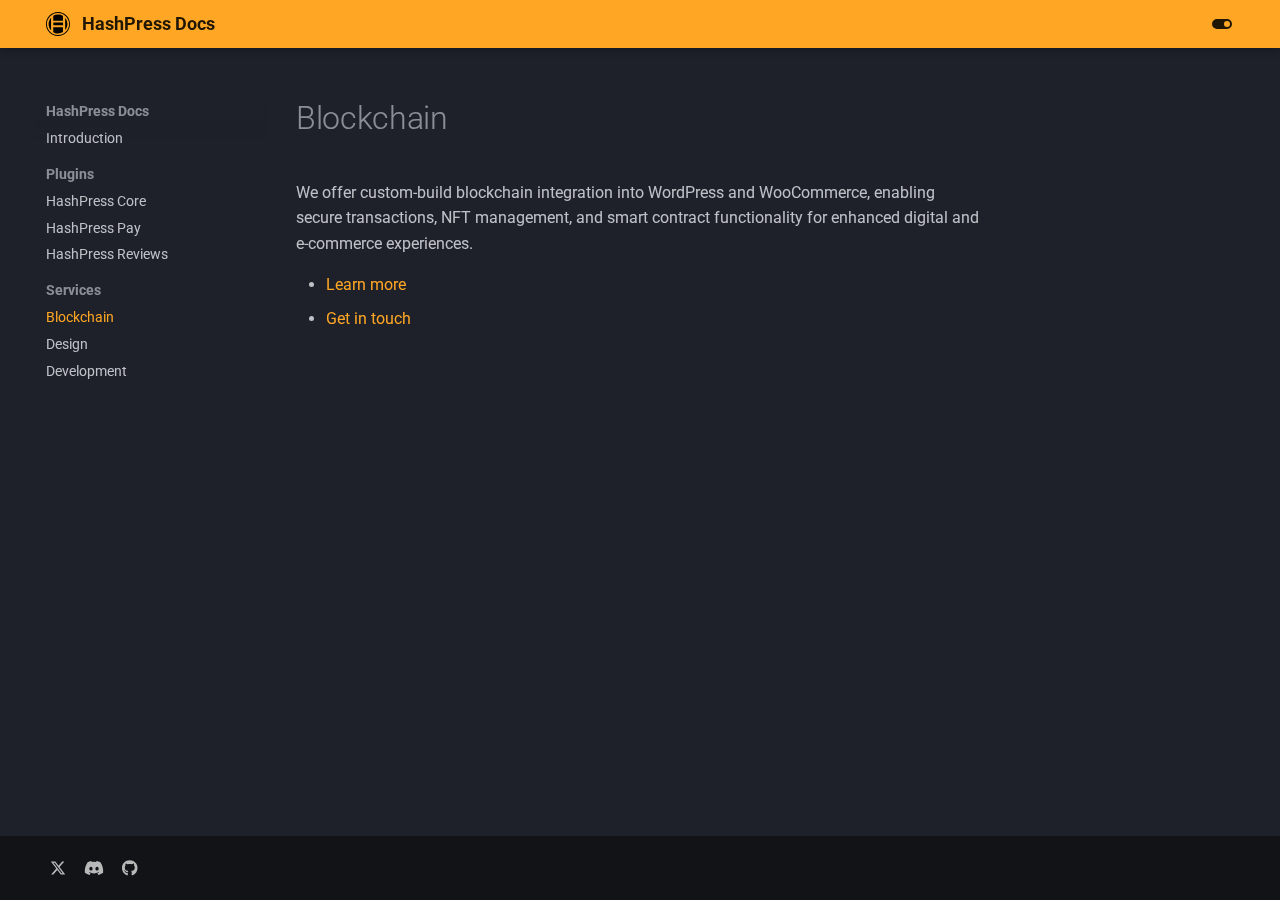
<file: services/blockchain/index.html>
<!doctype html>
<html lang="en" class="no-js">
  <head>
    
      <meta charset="utf-8">
      <meta name="viewport" content="width=device-width,initial-scale=1">
      
      
      
        <link rel="canonical" href="https://www.hashpress.io/services/blockchain/">
      
      
        <link rel="prev" href="../../plugins/hashpress-reviews/">
      
      
        <link rel="next" href="../design/">
      
      
      <link rel="icon" href="../../assets/logo.svg">
      <meta name="generator" content="mkdocs-1.6.1, mkdocs-material-9.5.49">
    
    
      
        <title>Blockchain - HashPress Docs</title>
      
    
    
      <link rel="stylesheet" href="../../assets/stylesheets/main.6f8fc17f.min.css">
      
        
        <link rel="stylesheet" href="../../assets/stylesheets/palette.06af60db.min.css">
      
      


    
    
      
    
    
      
        
        
        <link rel="preconnect" href="https://fonts.gstatic.com" crossorigin>
        <link rel="stylesheet" href="https://fonts.googleapis.com/css?family=Roboto:300,300i,400,400i,700,700i%7CRoboto+Mono:400,400i,700,700i&display=fallback">
        <style>:root{--md-text-font:"Roboto";--md-code-font:"Roboto Mono"}</style>
      
    
    
      <link rel="stylesheet" href="../../main.css">
    
    <script>__md_scope=new URL("../..",location),__md_hash=e=>[...e].reduce(((e,_)=>(e<<5)-e+_.charCodeAt(0)),0),__md_get=(e,_=localStorage,t=__md_scope)=>JSON.parse(_.getItem(t.pathname+"."+e)),__md_set=(e,_,t=localStorage,a=__md_scope)=>{try{t.setItem(a.pathname+"."+e,JSON.stringify(_))}catch(e){}}</script>
    
      

    
    
    
  </head>
  
  
    
    
      
    
    
    
    
    <body dir="ltr" data-md-color-scheme="slate" data-md-color-primary="orange" data-md-color-accent="orange">
  
    
    <input class="md-toggle" data-md-toggle="drawer" type="checkbox" id="__drawer" autocomplete="off">
    <input class="md-toggle" data-md-toggle="search" type="checkbox" id="__search" autocomplete="off">
    <label class="md-overlay" for="__drawer"></label>
    <div data-md-component="skip">
      
        
        <a href="#blockchain" class="md-skip">
          Skip to content
        </a>
      
    </div>
    <div data-md-component="announce">
      
    </div>
    
    
      

  

<header class="md-header md-header--shadow" data-md-component="header">
  <nav class="md-header__inner md-grid" aria-label="Header">
    <a href="../.." title="HashPress Docs" class="md-header__button md-logo" aria-label="HashPress Docs" data-md-component="logo">
      
  <img src="../../assets/logo.svg" alt="logo">

    </a>
    <label class="md-header__button md-icon" for="__drawer">
      
      <svg xmlns="http://www.w3.org/2000/svg" viewBox="0 0 24 24"><path d="M3 6h18v2H3zm0 5h18v2H3zm0 5h18v2H3z"/></svg>
    </label>
    <div class="md-header__title" data-md-component="header-title">
      <div class="md-header__ellipsis">
        <div class="md-header__topic">
          <span class="md-ellipsis">
            HashPress Docs
          </span>
        </div>
        <div class="md-header__topic" data-md-component="header-topic">
          <span class="md-ellipsis">
            
              Blockchain
            
          </span>
        </div>
      </div>
    </div>
    
      
        <form class="md-header__option" data-md-component="palette">
  
    
    
    
    <input class="md-option" data-md-color-media="" data-md-color-scheme="slate" data-md-color-primary="orange" data-md-color-accent="orange"  aria-label="Switch to light mode"  type="radio" name="__palette" id="__palette_0">
    
      <label class="md-header__button md-icon" title="Switch to light mode" for="__palette_1" hidden>
        <svg xmlns="http://www.w3.org/2000/svg" viewBox="0 0 24 24"><path d="M17 7H7a5 5 0 0 0-5 5 5 5 0 0 0 5 5h10a5 5 0 0 0 5-5 5 5 0 0 0-5-5m0 8a3 3 0 0 1-3-3 3 3 0 0 1 3-3 3 3 0 0 1 3 3 3 3 0 0 1-3 3"/></svg>
      </label>
    
  
    
    
    
    <input class="md-option" data-md-color-media="" data-md-color-scheme="default" data-md-color-primary="orange" data-md-color-accent="orange"  aria-label="Switch to dark mode"  type="radio" name="__palette" id="__palette_1">
    
      <label class="md-header__button md-icon" title="Switch to dark mode" for="__palette_0" hidden>
        <svg xmlns="http://www.w3.org/2000/svg" viewBox="0 0 24 24"><path d="M17 6H7c-3.31 0-6 2.69-6 6s2.69 6 6 6h10c3.31 0 6-2.69 6-6s-2.69-6-6-6m0 10H7c-2.21 0-4-1.79-4-4s1.79-4 4-4h10c2.21 0 4 1.79 4 4s-1.79 4-4 4M7 9c-1.66 0-3 1.34-3 3s1.34 3 3 3 3-1.34 3-3-1.34-3-3-3"/></svg>
      </label>
    
  
</form>
      
    
    
      <script>var palette=__md_get("__palette");if(palette&&palette.color){if("(prefers-color-scheme)"===palette.color.media){var media=matchMedia("(prefers-color-scheme: light)"),input=document.querySelector(media.matches?"[data-md-color-media='(prefers-color-scheme: light)']":"[data-md-color-media='(prefers-color-scheme: dark)']");palette.color.media=input.getAttribute("data-md-color-media"),palette.color.scheme=input.getAttribute("data-md-color-scheme"),palette.color.primary=input.getAttribute("data-md-color-primary"),palette.color.accent=input.getAttribute("data-md-color-accent")}for(var[key,value]of Object.entries(palette.color))document.body.setAttribute("data-md-color-"+key,value)}</script>
    
    
    
    
  </nav>
  
</header>
    
    <div class="md-container" data-md-component="container">
      
      
        
          
        
      
      <main class="md-main" data-md-component="main">
        <div class="md-main__inner md-grid">
          
            
              
              <div class="md-sidebar md-sidebar--primary" data-md-component="sidebar" data-md-type="navigation" >
                <div class="md-sidebar__scrollwrap">
                  <div class="md-sidebar__inner">
                    



<nav class="md-nav md-nav--primary" aria-label="Navigation" data-md-level="0">
  <label class="md-nav__title" for="__drawer">
    <a href="../.." title="HashPress Docs" class="md-nav__button md-logo" aria-label="HashPress Docs" data-md-component="logo">
      
  <img src="../../assets/logo.svg" alt="logo">

    </a>
    HashPress Docs
  </label>
  
  <ul class="md-nav__list" data-md-scrollfix>
    
      
      
  
  
  
  
    <li class="md-nav__item">
      <a href="../.." class="md-nav__link">
        
  
  <span class="md-ellipsis">
    Introduction
  </span>
  

      </a>
    </li>
  

    
      
      
  
  
  
  
    
    
    
      
        
        
      
    
    
    <li class="md-nav__item md-nav__item--section md-nav__item--nested">
      
        
        
        <input class="md-nav__toggle md-toggle " type="checkbox" id="__nav_2" >
        
          
          <label class="md-nav__link" for="__nav_2" id="__nav_2_label" tabindex="">
            
  
  <span class="md-ellipsis">
    Plugins
  </span>
  

            <span class="md-nav__icon md-icon"></span>
          </label>
        
        <nav class="md-nav" data-md-level="1" aria-labelledby="__nav_2_label" aria-expanded="false">
          <label class="md-nav__title" for="__nav_2">
            <span class="md-nav__icon md-icon"></span>
            Plugins
          </label>
          <ul class="md-nav__list" data-md-scrollfix>
            
              
                
  
  
  
  
    <li class="md-nav__item">
      <a href="../../plugins/hashpress-core/" class="md-nav__link">
        
  
  <span class="md-ellipsis">
    HashPress Core
  </span>
  

      </a>
    </li>
  

              
            
              
                
  
  
  
  
    <li class="md-nav__item">
      <a href="../../plugins/hashpress-pay/" class="md-nav__link">
        
  
  <span class="md-ellipsis">
    HashPress Pay
  </span>
  

      </a>
    </li>
  

              
            
              
                
  
  
  
  
    <li class="md-nav__item">
      <a href="../../plugins/hashpress-reviews/" class="md-nav__link">
        
  
  <span class="md-ellipsis">
    HashPress Reviews
  </span>
  

      </a>
    </li>
  

              
            
          </ul>
        </nav>
      
    </li>
  

    
      
      
  
  
    
  
  
  
    
    
    
      
        
        
      
    
    
    <li class="md-nav__item md-nav__item--active md-nav__item--section md-nav__item--nested">
      
        
        
        <input class="md-nav__toggle md-toggle " type="checkbox" id="__nav_3" checked>
        
          
          <label class="md-nav__link" for="__nav_3" id="__nav_3_label" tabindex="">
            
  
  <span class="md-ellipsis">
    Services
  </span>
  

            <span class="md-nav__icon md-icon"></span>
          </label>
        
        <nav class="md-nav" data-md-level="1" aria-labelledby="__nav_3_label" aria-expanded="true">
          <label class="md-nav__title" for="__nav_3">
            <span class="md-nav__icon md-icon"></span>
            Services
          </label>
          <ul class="md-nav__list" data-md-scrollfix>
            
              
                
  
  
    
  
  
  
    <li class="md-nav__item md-nav__item--active">
      
      <input class="md-nav__toggle md-toggle" type="checkbox" id="__toc">
      
      
        
      
      
      <a href="./" class="md-nav__link md-nav__link--active">
        
  
  <span class="md-ellipsis">
    Blockchain
  </span>
  

      </a>
      
    </li>
  

              
            
              
                
  
  
  
  
    <li class="md-nav__item">
      <a href="../design/" class="md-nav__link">
        
  
  <span class="md-ellipsis">
    Design
  </span>
  

      </a>
    </li>
  

              
            
              
                
  
  
  
  
    <li class="md-nav__item">
      <a href="../development/" class="md-nav__link">
        
  
  <span class="md-ellipsis">
    Development
  </span>
  

      </a>
    </li>
  

              
            
          </ul>
        </nav>
      
    </li>
  

    
  </ul>
</nav>
                  </div>
                </div>
              </div>
            
            
              
              <div class="md-sidebar md-sidebar--secondary" data-md-component="sidebar" data-md-type="toc" >
                <div class="md-sidebar__scrollwrap">
                  <div class="md-sidebar__inner">
                    

<nav class="md-nav md-nav--secondary" aria-label="Table of contents">
  
  
  
    
  
  
</nav>
                  </div>
                </div>
              </div>
            
          
          
            <div class="md-content" data-md-component="content">
              <article class="md-content__inner md-typeset">
                
                  


<h1 id="blockchain">Blockchain</h1>
<p>We offer custom-build blockchain integration into WordPress and WooCommerce, enabling secure transactions, NFT management, and smart contract functionality for enhanced digital and e-commerce experiences.</p>
<ul>
<li><a href="https://hashpress.io/service/blockchain">Learn more</a></li>
<li><a href="https://hashpress.io/services/blockchain">Get in touch</a></li>
</ul>












                
              </article>
            </div>
          
          
  <script>var tabs=__md_get("__tabs");if(Array.isArray(tabs))e:for(var set of document.querySelectorAll(".tabbed-set")){var labels=set.querySelector(".tabbed-labels");for(var tab of tabs)for(var label of labels.getElementsByTagName("label"))if(label.innerText.trim()===tab){var input=document.getElementById(label.htmlFor);input.checked=!0;continue e}}</script>

<script>var target=document.getElementById(location.hash.slice(1));target&&target.name&&(target.checked=target.name.startsWith("__tabbed_"))</script>
        </div>
        
      </main>
      
        <footer class="md-footer">
  
  <div class="md-footer-meta md-typeset">
    <div class="md-footer-meta__inner md-grid">
      <div class="md-copyright">
  
    <div class="md-copyright__highlight">
      &copy; 2024 <a href="https://www.hashpress.io"  target="_blank" rel="noopener">HashPress</a>

    </div>
  
  
    Made with
    <a href="https://squidfunk.github.io/mkdocs-material/" target="_blank" rel="noopener">
      Material for MkDocs
    </a>
  
</div>
      
        <div class="md-social">
  
    
    
    
    
      
      
    
    <a href="https://twitter.com/HederaHashPress" target="_blank" rel="noopener" title="twitter.com" class="md-social__link">
      <svg xmlns="http://www.w3.org/2000/svg" viewBox="0 0 512 512"><!--! Font Awesome Free 6.7.1 by @fontawesome - https://fontawesome.com License - https://fontawesome.com/license/free (Icons: CC BY 4.0, Fonts: SIL OFL 1.1, Code: MIT License) Copyright 2024 Fonticons, Inc.--><path d="M389.2 48h70.6L305.6 224.2 487 464H345L233.7 318.6 106.5 464H35.8l164.9-188.5L26.8 48h145.6l100.5 132.9zm-24.8 373.8h39.1L151.1 88h-42z"/></svg>
    </a>
  
    
    
    
    
      
      
    
    <a href="https://discord.gg/qHEyv3mapz" target="_blank" rel="noopener" title="discord.gg" class="md-social__link">
      <svg xmlns="http://www.w3.org/2000/svg" viewBox="0 0 640 512"><!--! Font Awesome Free 6.7.1 by @fontawesome - https://fontawesome.com License - https://fontawesome.com/license/free (Icons: CC BY 4.0, Fonts: SIL OFL 1.1, Code: MIT License) Copyright 2024 Fonticons, Inc.--><path d="M524.531 69.836a1.5 1.5 0 0 0-.764-.7A485 485 0 0 0 404.081 32.03a1.82 1.82 0 0 0-1.923.91 338 338 0 0 0-14.9 30.6 447.9 447.9 0 0 0-134.426 0 310 310 0 0 0-15.135-30.6 1.89 1.89 0 0 0-1.924-.91 483.7 483.7 0 0 0-119.688 37.107 1.7 1.7 0 0 0-.788.676C39.068 183.651 18.186 294.69 28.43 404.354a2.02 2.02 0 0 0 .765 1.375 487.7 487.7 0 0 0 146.825 74.189 1.9 1.9 0 0 0 2.063-.676A348 348 0 0 0 208.12 430.4a1.86 1.86 0 0 0-1.019-2.588 321 321 0 0 1-45.868-21.853 1.885 1.885 0 0 1-.185-3.126 251 251 0 0 0 9.109-7.137 1.82 1.82 0 0 1 1.9-.256c96.229 43.917 200.41 43.917 295.5 0a1.81 1.81 0 0 1 1.924.233 235 235 0 0 0 9.132 7.16 1.884 1.884 0 0 1-.162 3.126 301.4 301.4 0 0 1-45.89 21.83 1.875 1.875 0 0 0-1 2.611 391 391 0 0 0 30.014 48.815 1.86 1.86 0 0 0 2.063.7A486 486 0 0 0 610.7 405.729a1.88 1.88 0 0 0 .765-1.352c12.264-126.783-20.532-236.912-86.934-334.541M222.491 337.58c-28.972 0-52.844-26.587-52.844-59.239s23.409-59.241 52.844-59.241c29.665 0 53.306 26.82 52.843 59.239 0 32.654-23.41 59.241-52.843 59.241m195.38 0c-28.971 0-52.843-26.587-52.843-59.239s23.409-59.241 52.843-59.241c29.667 0 53.307 26.82 52.844 59.239 0 32.654-23.177 59.241-52.844 59.241"/></svg>
    </a>
  
    
    
    
    
      
      
    
    <a href="https://github.com/louweal" target="_blank" rel="noopener" title="github.com" class="md-social__link">
      <svg xmlns="http://www.w3.org/2000/svg" viewBox="0 0 496 512"><!--! Font Awesome Free 6.7.1 by @fontawesome - https://fontawesome.com License - https://fontawesome.com/license/free (Icons: CC BY 4.0, Fonts: SIL OFL 1.1, Code: MIT License) Copyright 2024 Fonticons, Inc.--><path d="M165.9 397.4c0 2-2.3 3.6-5.2 3.6-3.3.3-5.6-1.3-5.6-3.6 0-2 2.3-3.6 5.2-3.6 3-.3 5.6 1.3 5.6 3.6m-31.1-4.5c-.7 2 1.3 4.3 4.3 4.9 2.6 1 5.6 0 6.2-2s-1.3-4.3-4.3-5.2c-2.6-.7-5.5.3-6.2 2.3m44.2-1.7c-2.9.7-4.9 2.6-4.6 4.9.3 2 2.9 3.3 5.9 2.6 2.9-.7 4.9-2.6 4.6-4.6-.3-1.9-3-3.2-5.9-2.9M244.8 8C106.1 8 0 113.3 0 252c0 110.9 69.8 205.8 169.5 239.2 12.8 2.3 17.3-5.6 17.3-12.1 0-6.2-.3-40.4-.3-61.4 0 0-70 15-84.7-29.8 0 0-11.4-29.1-27.8-36.6 0 0-22.9-15.7 1.6-15.4 0 0 24.9 2 38.6 25.8 21.9 38.6 58.6 27.5 72.9 20.9 2.3-16 8.8-27.1 16-33.7-55.9-6.2-112.3-14.3-112.3-110.5 0-27.5 7.6-41.3 23.6-58.9-2.6-6.5-11.1-33.3 2.6-67.9 20.9-6.5 69 27 69 27 20-5.6 41.5-8.5 62.8-8.5s42.8 2.9 62.8 8.5c0 0 48.1-33.6 69-27 13.7 34.7 5.2 61.4 2.6 67.9 16 17.7 25.8 31.5 25.8 58.9 0 96.5-58.9 104.2-114.8 110.5 9.2 7.9 17 22.9 17 46.4 0 33.7-.3 75.4-.3 83.6 0 6.5 4.6 14.4 17.3 12.1C428.2 457.8 496 362.9 496 252 496 113.3 383.5 8 244.8 8M97.2 352.9c-1.3 1-1 3.3.7 5.2 1.6 1.6 3.9 2.3 5.2 1 1.3-1 1-3.3-.7-5.2-1.6-1.6-3.9-2.3-5.2-1m-10.8-8.1c-.7 1.3.3 2.9 2.3 3.9 1.6 1 3.6.7 4.3-.7.7-1.3-.3-2.9-2.3-3.9-2-.6-3.6-.3-4.3.7m32.4 35.6c-1.6 1.3-1 4.3 1.3 6.2 2.3 2.3 5.2 2.6 6.5 1 1.3-1.3.7-4.3-1.3-6.2-2.2-2.3-5.2-2.6-6.5-1m-11.4-14.7c-1.6 1-1.6 3.6 0 5.9s4.3 3.3 5.6 2.3c1.6-1.3 1.6-3.9 0-6.2-1.4-2.3-4-3.3-5.6-2"/></svg>
    </a>
  
</div>
      
    </div>
  </div>
</footer>
      
    </div>
    <div class="md-dialog" data-md-component="dialog">
      <div class="md-dialog__inner md-typeset"></div>
    </div>
    
    
    <script id="__config" type="application/json">{"base": "../..", "features": ["navigation.sections", "content.tabs.link", "content.code.annotation", "content.code.copy"], "search": "../../assets/javascripts/workers/search.6ce7567c.min.js", "translations": {"clipboard.copied": "Copied to clipboard", "clipboard.copy": "Copy to clipboard", "search.result.more.one": "1 more on this page", "search.result.more.other": "# more on this page", "search.result.none": "No matching documents", "search.result.one": "1 matching document", "search.result.other": "# matching documents", "search.result.placeholder": "Type to start searching", "search.result.term.missing": "Missing", "select.version": "Select version"}}</script>
    
    
      <script src="../../assets/javascripts/bundle.88dd0f4e.min.js"></script>
      
    
  </body>
</html>
</file>
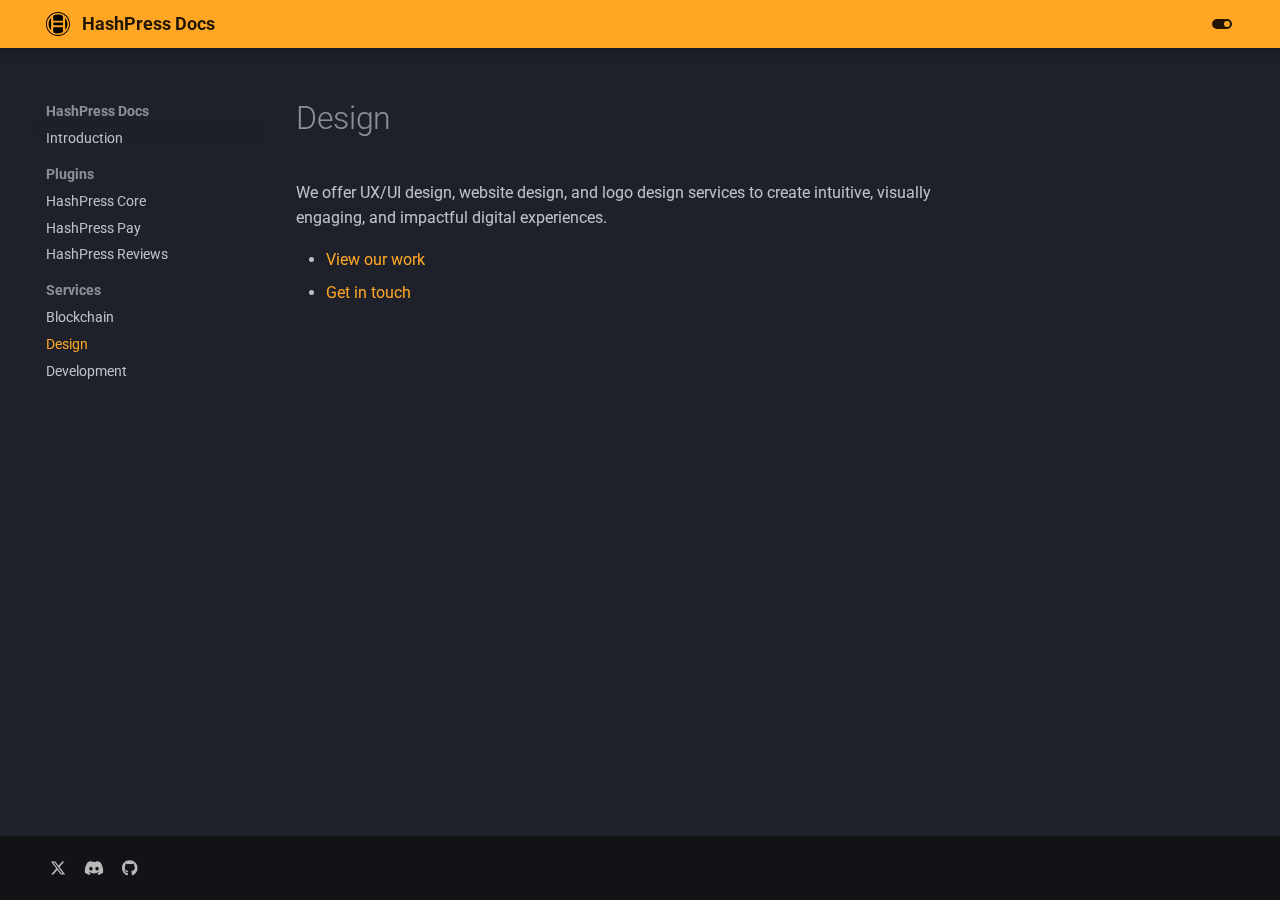
<file: services/design/index.html>
<!doctype html>
<html lang="en" class="no-js">
  <head>
    
      <meta charset="utf-8">
      <meta name="viewport" content="width=device-width,initial-scale=1">
      
      
      
        <link rel="canonical" href="https://www.hashpress.io/services/design/">
      
      
        <link rel="prev" href="../blockchain/">
      
      
        <link rel="next" href="../development/">
      
      
      <link rel="icon" href="../../assets/logo.svg">
      <meta name="generator" content="mkdocs-1.6.1, mkdocs-material-9.5.49">
    
    
      
        <title>Design - HashPress Docs</title>
      
    
    
      <link rel="stylesheet" href="../../assets/stylesheets/main.6f8fc17f.min.css">
      
        
        <link rel="stylesheet" href="../../assets/stylesheets/palette.06af60db.min.css">
      
      


    
    
      
    
    
      
        
        
        <link rel="preconnect" href="https://fonts.gstatic.com" crossorigin>
        <link rel="stylesheet" href="https://fonts.googleapis.com/css?family=Roboto:300,300i,400,400i,700,700i%7CRoboto+Mono:400,400i,700,700i&display=fallback">
        <style>:root{--md-text-font:"Roboto";--md-code-font:"Roboto Mono"}</style>
      
    
    
      <link rel="stylesheet" href="../../main.css">
    
    <script>__md_scope=new URL("../..",location),__md_hash=e=>[...e].reduce(((e,_)=>(e<<5)-e+_.charCodeAt(0)),0),__md_get=(e,_=localStorage,t=__md_scope)=>JSON.parse(_.getItem(t.pathname+"."+e)),__md_set=(e,_,t=localStorage,a=__md_scope)=>{try{t.setItem(a.pathname+"."+e,JSON.stringify(_))}catch(e){}}</script>
    
      

    
    
    
  </head>
  
  
    
    
      
    
    
    
    
    <body dir="ltr" data-md-color-scheme="slate" data-md-color-primary="orange" data-md-color-accent="orange">
  
    
    <input class="md-toggle" data-md-toggle="drawer" type="checkbox" id="__drawer" autocomplete="off">
    <input class="md-toggle" data-md-toggle="search" type="checkbox" id="__search" autocomplete="off">
    <label class="md-overlay" for="__drawer"></label>
    <div data-md-component="skip">
      
        
        <a href="#design" class="md-skip">
          Skip to content
        </a>
      
    </div>
    <div data-md-component="announce">
      
    </div>
    
    
      

  

<header class="md-header md-header--shadow" data-md-component="header">
  <nav class="md-header__inner md-grid" aria-label="Header">
    <a href="../.." title="HashPress Docs" class="md-header__button md-logo" aria-label="HashPress Docs" data-md-component="logo">
      
  <img src="../../assets/logo.svg" alt="logo">

    </a>
    <label class="md-header__button md-icon" for="__drawer">
      
      <svg xmlns="http://www.w3.org/2000/svg" viewBox="0 0 24 24"><path d="M3 6h18v2H3zm0 5h18v2H3zm0 5h18v2H3z"/></svg>
    </label>
    <div class="md-header__title" data-md-component="header-title">
      <div class="md-header__ellipsis">
        <div class="md-header__topic">
          <span class="md-ellipsis">
            HashPress Docs
          </span>
        </div>
        <div class="md-header__topic" data-md-component="header-topic">
          <span class="md-ellipsis">
            
              Design
            
          </span>
        </div>
      </div>
    </div>
    
      
        <form class="md-header__option" data-md-component="palette">
  
    
    
    
    <input class="md-option" data-md-color-media="" data-md-color-scheme="slate" data-md-color-primary="orange" data-md-color-accent="orange"  aria-label="Switch to light mode"  type="radio" name="__palette" id="__palette_0">
    
      <label class="md-header__button md-icon" title="Switch to light mode" for="__palette_1" hidden>
        <svg xmlns="http://www.w3.org/2000/svg" viewBox="0 0 24 24"><path d="M17 7H7a5 5 0 0 0-5 5 5 5 0 0 0 5 5h10a5 5 0 0 0 5-5 5 5 0 0 0-5-5m0 8a3 3 0 0 1-3-3 3 3 0 0 1 3-3 3 3 0 0 1 3 3 3 3 0 0 1-3 3"/></svg>
      </label>
    
  
    
    
    
    <input class="md-option" data-md-color-media="" data-md-color-scheme="default" data-md-color-primary="orange" data-md-color-accent="orange"  aria-label="Switch to dark mode"  type="radio" name="__palette" id="__palette_1">
    
      <label class="md-header__button md-icon" title="Switch to dark mode" for="__palette_0" hidden>
        <svg xmlns="http://www.w3.org/2000/svg" viewBox="0 0 24 24"><path d="M17 6H7c-3.31 0-6 2.69-6 6s2.69 6 6 6h10c3.31 0 6-2.69 6-6s-2.69-6-6-6m0 10H7c-2.21 0-4-1.79-4-4s1.79-4 4-4h10c2.21 0 4 1.79 4 4s-1.79 4-4 4M7 9c-1.66 0-3 1.34-3 3s1.34 3 3 3 3-1.34 3-3-1.34-3-3-3"/></svg>
      </label>
    
  
</form>
      
    
    
      <script>var palette=__md_get("__palette");if(palette&&palette.color){if("(prefers-color-scheme)"===palette.color.media){var media=matchMedia("(prefers-color-scheme: light)"),input=document.querySelector(media.matches?"[data-md-color-media='(prefers-color-scheme: light)']":"[data-md-color-media='(prefers-color-scheme: dark)']");palette.color.media=input.getAttribute("data-md-color-media"),palette.color.scheme=input.getAttribute("data-md-color-scheme"),palette.color.primary=input.getAttribute("data-md-color-primary"),palette.color.accent=input.getAttribute("data-md-color-accent")}for(var[key,value]of Object.entries(palette.color))document.body.setAttribute("data-md-color-"+key,value)}</script>
    
    
    
    
  </nav>
  
</header>
    
    <div class="md-container" data-md-component="container">
      
      
        
          
        
      
      <main class="md-main" data-md-component="main">
        <div class="md-main__inner md-grid">
          
            
              
              <div class="md-sidebar md-sidebar--primary" data-md-component="sidebar" data-md-type="navigation" >
                <div class="md-sidebar__scrollwrap">
                  <div class="md-sidebar__inner">
                    



<nav class="md-nav md-nav--primary" aria-label="Navigation" data-md-level="0">
  <label class="md-nav__title" for="__drawer">
    <a href="../.." title="HashPress Docs" class="md-nav__button md-logo" aria-label="HashPress Docs" data-md-component="logo">
      
  <img src="../../assets/logo.svg" alt="logo">

    </a>
    HashPress Docs
  </label>
  
  <ul class="md-nav__list" data-md-scrollfix>
    
      
      
  
  
  
  
    <li class="md-nav__item">
      <a href="../.." class="md-nav__link">
        
  
  <span class="md-ellipsis">
    Introduction
  </span>
  

      </a>
    </li>
  

    
      
      
  
  
  
  
    
    
    
      
        
        
      
    
    
    <li class="md-nav__item md-nav__item--section md-nav__item--nested">
      
        
        
        <input class="md-nav__toggle md-toggle " type="checkbox" id="__nav_2" >
        
          
          <label class="md-nav__link" for="__nav_2" id="__nav_2_label" tabindex="">
            
  
  <span class="md-ellipsis">
    Plugins
  </span>
  

            <span class="md-nav__icon md-icon"></span>
          </label>
        
        <nav class="md-nav" data-md-level="1" aria-labelledby="__nav_2_label" aria-expanded="false">
          <label class="md-nav__title" for="__nav_2">
            <span class="md-nav__icon md-icon"></span>
            Plugins
          </label>
          <ul class="md-nav__list" data-md-scrollfix>
            
              
                
  
  
  
  
    <li class="md-nav__item">
      <a href="../../plugins/hashpress-core/" class="md-nav__link">
        
  
  <span class="md-ellipsis">
    HashPress Core
  </span>
  

      </a>
    </li>
  

              
            
              
                
  
  
  
  
    <li class="md-nav__item">
      <a href="../../plugins/hashpress-pay/" class="md-nav__link">
        
  
  <span class="md-ellipsis">
    HashPress Pay
  </span>
  

      </a>
    </li>
  

              
            
              
                
  
  
  
  
    <li class="md-nav__item">
      <a href="../../plugins/hashpress-reviews/" class="md-nav__link">
        
  
  <span class="md-ellipsis">
    HashPress Reviews
  </span>
  

      </a>
    </li>
  

              
            
          </ul>
        </nav>
      
    </li>
  

    
      
      
  
  
    
  
  
  
    
    
    
      
        
        
      
    
    
    <li class="md-nav__item md-nav__item--active md-nav__item--section md-nav__item--nested">
      
        
        
        <input class="md-nav__toggle md-toggle " type="checkbox" id="__nav_3" checked>
        
          
          <label class="md-nav__link" for="__nav_3" id="__nav_3_label" tabindex="">
            
  
  <span class="md-ellipsis">
    Services
  </span>
  

            <span class="md-nav__icon md-icon"></span>
          </label>
        
        <nav class="md-nav" data-md-level="1" aria-labelledby="__nav_3_label" aria-expanded="true">
          <label class="md-nav__title" for="__nav_3">
            <span class="md-nav__icon md-icon"></span>
            Services
          </label>
          <ul class="md-nav__list" data-md-scrollfix>
            
              
                
  
  
  
  
    <li class="md-nav__item">
      <a href="../blockchain/" class="md-nav__link">
        
  
  <span class="md-ellipsis">
    Blockchain
  </span>
  

      </a>
    </li>
  

              
            
              
                
  
  
    
  
  
  
    <li class="md-nav__item md-nav__item--active">
      
      <input class="md-nav__toggle md-toggle" type="checkbox" id="__toc">
      
      
        
      
      
      <a href="./" class="md-nav__link md-nav__link--active">
        
  
  <span class="md-ellipsis">
    Design
  </span>
  

      </a>
      
    </li>
  

              
            
              
                
  
  
  
  
    <li class="md-nav__item">
      <a href="../development/" class="md-nav__link">
        
  
  <span class="md-ellipsis">
    Development
  </span>
  

      </a>
    </li>
  

              
            
          </ul>
        </nav>
      
    </li>
  

    
  </ul>
</nav>
                  </div>
                </div>
              </div>
            
            
              
              <div class="md-sidebar md-sidebar--secondary" data-md-component="sidebar" data-md-type="toc" >
                <div class="md-sidebar__scrollwrap">
                  <div class="md-sidebar__inner">
                    

<nav class="md-nav md-nav--secondary" aria-label="Table of contents">
  
  
  
    
  
  
</nav>
                  </div>
                </div>
              </div>
            
          
          
            <div class="md-content" data-md-component="content">
              <article class="md-content__inner md-typeset">
                
                  


<h1 id="design">Design</h1>
<p>We offer UX/UI design, website design, and logo design services to create intuitive, visually engaging, and impactful digital experiences.</p>
<ul>
<li><a href="https://hashpress.io/service/design">View our work</a></li>
<li><a href="https://hashpress.io/services/design">Get in touch</a></li>
</ul>












                
              </article>
            </div>
          
          
  <script>var tabs=__md_get("__tabs");if(Array.isArray(tabs))e:for(var set of document.querySelectorAll(".tabbed-set")){var labels=set.querySelector(".tabbed-labels");for(var tab of tabs)for(var label of labels.getElementsByTagName("label"))if(label.innerText.trim()===tab){var input=document.getElementById(label.htmlFor);input.checked=!0;continue e}}</script>

<script>var target=document.getElementById(location.hash.slice(1));target&&target.name&&(target.checked=target.name.startsWith("__tabbed_"))</script>
        </div>
        
      </main>
      
        <footer class="md-footer">
  
  <div class="md-footer-meta md-typeset">
    <div class="md-footer-meta__inner md-grid">
      <div class="md-copyright">
  
    <div class="md-copyright__highlight">
      &copy; 2024 <a href="https://www.hashpress.io"  target="_blank" rel="noopener">HashPress</a>

    </div>
  
  
    Made with
    <a href="https://squidfunk.github.io/mkdocs-material/" target="_blank" rel="noopener">
      Material for MkDocs
    </a>
  
</div>
      
        <div class="md-social">
  
    
    
    
    
      
      
    
    <a href="https://twitter.com/HederaHashPress" target="_blank" rel="noopener" title="twitter.com" class="md-social__link">
      <svg xmlns="http://www.w3.org/2000/svg" viewBox="0 0 512 512"><!--! Font Awesome Free 6.7.1 by @fontawesome - https://fontawesome.com License - https://fontawesome.com/license/free (Icons: CC BY 4.0, Fonts: SIL OFL 1.1, Code: MIT License) Copyright 2024 Fonticons, Inc.--><path d="M389.2 48h70.6L305.6 224.2 487 464H345L233.7 318.6 106.5 464H35.8l164.9-188.5L26.8 48h145.6l100.5 132.9zm-24.8 373.8h39.1L151.1 88h-42z"/></svg>
    </a>
  
    
    
    
    
      
      
    
    <a href="https://discord.gg/qHEyv3mapz" target="_blank" rel="noopener" title="discord.gg" class="md-social__link">
      <svg xmlns="http://www.w3.org/2000/svg" viewBox="0 0 640 512"><!--! Font Awesome Free 6.7.1 by @fontawesome - https://fontawesome.com License - https://fontawesome.com/license/free (Icons: CC BY 4.0, Fonts: SIL OFL 1.1, Code: MIT License) Copyright 2024 Fonticons, Inc.--><path d="M524.531 69.836a1.5 1.5 0 0 0-.764-.7A485 485 0 0 0 404.081 32.03a1.82 1.82 0 0 0-1.923.91 338 338 0 0 0-14.9 30.6 447.9 447.9 0 0 0-134.426 0 310 310 0 0 0-15.135-30.6 1.89 1.89 0 0 0-1.924-.91 483.7 483.7 0 0 0-119.688 37.107 1.7 1.7 0 0 0-.788.676C39.068 183.651 18.186 294.69 28.43 404.354a2.02 2.02 0 0 0 .765 1.375 487.7 487.7 0 0 0 146.825 74.189 1.9 1.9 0 0 0 2.063-.676A348 348 0 0 0 208.12 430.4a1.86 1.86 0 0 0-1.019-2.588 321 321 0 0 1-45.868-21.853 1.885 1.885 0 0 1-.185-3.126 251 251 0 0 0 9.109-7.137 1.82 1.82 0 0 1 1.9-.256c96.229 43.917 200.41 43.917 295.5 0a1.81 1.81 0 0 1 1.924.233 235 235 0 0 0 9.132 7.16 1.884 1.884 0 0 1-.162 3.126 301.4 301.4 0 0 1-45.89 21.83 1.875 1.875 0 0 0-1 2.611 391 391 0 0 0 30.014 48.815 1.86 1.86 0 0 0 2.063.7A486 486 0 0 0 610.7 405.729a1.88 1.88 0 0 0 .765-1.352c12.264-126.783-20.532-236.912-86.934-334.541M222.491 337.58c-28.972 0-52.844-26.587-52.844-59.239s23.409-59.241 52.844-59.241c29.665 0 53.306 26.82 52.843 59.239 0 32.654-23.41 59.241-52.843 59.241m195.38 0c-28.971 0-52.843-26.587-52.843-59.239s23.409-59.241 52.843-59.241c29.667 0 53.307 26.82 52.844 59.239 0 32.654-23.177 59.241-52.844 59.241"/></svg>
    </a>
  
    
    
    
    
      
      
    
    <a href="https://github.com/louweal" target="_blank" rel="noopener" title="github.com" class="md-social__link">
      <svg xmlns="http://www.w3.org/2000/svg" viewBox="0 0 496 512"><!--! Font Awesome Free 6.7.1 by @fontawesome - https://fontawesome.com License - https://fontawesome.com/license/free (Icons: CC BY 4.0, Fonts: SIL OFL 1.1, Code: MIT License) Copyright 2024 Fonticons, Inc.--><path d="M165.9 397.4c0 2-2.3 3.6-5.2 3.6-3.3.3-5.6-1.3-5.6-3.6 0-2 2.3-3.6 5.2-3.6 3-.3 5.6 1.3 5.6 3.6m-31.1-4.5c-.7 2 1.3 4.3 4.3 4.9 2.6 1 5.6 0 6.2-2s-1.3-4.3-4.3-5.2c-2.6-.7-5.5.3-6.2 2.3m44.2-1.7c-2.9.7-4.9 2.6-4.6 4.9.3 2 2.9 3.3 5.9 2.6 2.9-.7 4.9-2.6 4.6-4.6-.3-1.9-3-3.2-5.9-2.9M244.8 8C106.1 8 0 113.3 0 252c0 110.9 69.8 205.8 169.5 239.2 12.8 2.3 17.3-5.6 17.3-12.1 0-6.2-.3-40.4-.3-61.4 0 0-70 15-84.7-29.8 0 0-11.4-29.1-27.8-36.6 0 0-22.9-15.7 1.6-15.4 0 0 24.9 2 38.6 25.8 21.9 38.6 58.6 27.5 72.9 20.9 2.3-16 8.8-27.1 16-33.7-55.9-6.2-112.3-14.3-112.3-110.5 0-27.5 7.6-41.3 23.6-58.9-2.6-6.5-11.1-33.3 2.6-67.9 20.9-6.5 69 27 69 27 20-5.6 41.5-8.5 62.8-8.5s42.8 2.9 62.8 8.5c0 0 48.1-33.6 69-27 13.7 34.7 5.2 61.4 2.6 67.9 16 17.7 25.8 31.5 25.8 58.9 0 96.5-58.9 104.2-114.8 110.5 9.2 7.9 17 22.9 17 46.4 0 33.7-.3 75.4-.3 83.6 0 6.5 4.6 14.4 17.3 12.1C428.2 457.8 496 362.9 496 252 496 113.3 383.5 8 244.8 8M97.2 352.9c-1.3 1-1 3.3.7 5.2 1.6 1.6 3.9 2.3 5.2 1 1.3-1 1-3.3-.7-5.2-1.6-1.6-3.9-2.3-5.2-1m-10.8-8.1c-.7 1.3.3 2.9 2.3 3.9 1.6 1 3.6.7 4.3-.7.7-1.3-.3-2.9-2.3-3.9-2-.6-3.6-.3-4.3.7m32.4 35.6c-1.6 1.3-1 4.3 1.3 6.2 2.3 2.3 5.2 2.6 6.5 1 1.3-1.3.7-4.3-1.3-6.2-2.2-2.3-5.2-2.6-6.5-1m-11.4-14.7c-1.6 1-1.6 3.6 0 5.9s4.3 3.3 5.6 2.3c1.6-1.3 1.6-3.9 0-6.2-1.4-2.3-4-3.3-5.6-2"/></svg>
    </a>
  
</div>
      
    </div>
  </div>
</footer>
      
    </div>
    <div class="md-dialog" data-md-component="dialog">
      <div class="md-dialog__inner md-typeset"></div>
    </div>
    
    
    <script id="__config" type="application/json">{"base": "../..", "features": ["navigation.sections", "content.tabs.link", "content.code.annotation", "content.code.copy"], "search": "../../assets/javascripts/workers/search.6ce7567c.min.js", "translations": {"clipboard.copied": "Copied to clipboard", "clipboard.copy": "Copy to clipboard", "search.result.more.one": "1 more on this page", "search.result.more.other": "# more on this page", "search.result.none": "No matching documents", "search.result.one": "1 matching document", "search.result.other": "# matching documents", "search.result.placeholder": "Type to start searching", "search.result.term.missing": "Missing", "select.version": "Select version"}}</script>
    
    
      <script src="../../assets/javascripts/bundle.88dd0f4e.min.js"></script>
      
    
  </body>
</html>
</file>
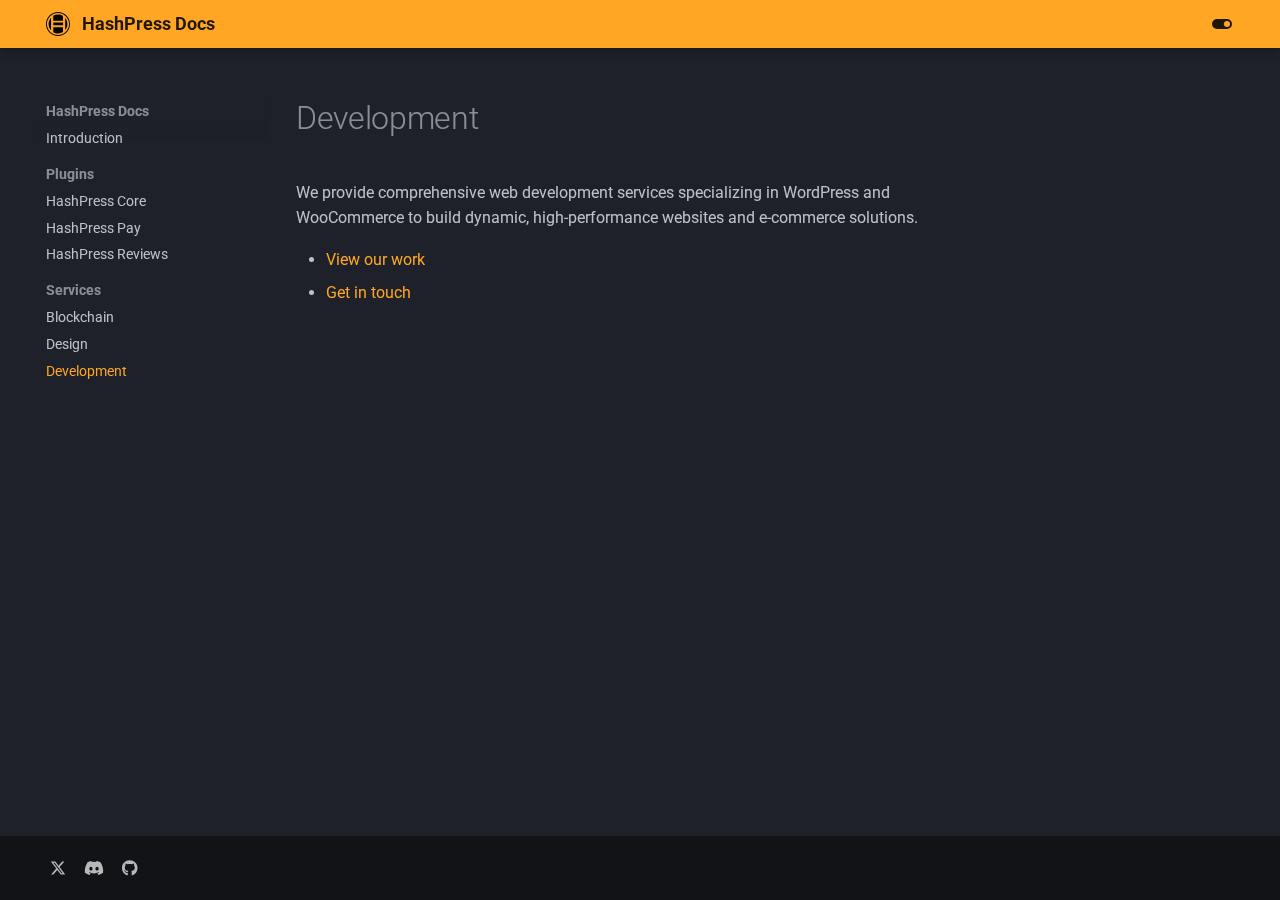
<file: services/development/index.html>
<!doctype html>
<html lang="en" class="no-js">
  <head>
    
      <meta charset="utf-8">
      <meta name="viewport" content="width=device-width,initial-scale=1">
      
      
      
        <link rel="canonical" href="https://www.hashpress.io/services/development/">
      
      
        <link rel="prev" href="../design/">
      
      
      
      <link rel="icon" href="../../assets/logo.svg">
      <meta name="generator" content="mkdocs-1.6.1, mkdocs-material-9.5.49">
    
    
      
        <title>Development - HashPress Docs</title>
      
    
    
      <link rel="stylesheet" href="../../assets/stylesheets/main.6f8fc17f.min.css">
      
        
        <link rel="stylesheet" href="../../assets/stylesheets/palette.06af60db.min.css">
      
      


    
    
      
    
    
      
        
        
        <link rel="preconnect" href="https://fonts.gstatic.com" crossorigin>
        <link rel="stylesheet" href="https://fonts.googleapis.com/css?family=Roboto:300,300i,400,400i,700,700i%7CRoboto+Mono:400,400i,700,700i&display=fallback">
        <style>:root{--md-text-font:"Roboto";--md-code-font:"Roboto Mono"}</style>
      
    
    
      <link rel="stylesheet" href="../../main.css">
    
    <script>__md_scope=new URL("../..",location),__md_hash=e=>[...e].reduce(((e,_)=>(e<<5)-e+_.charCodeAt(0)),0),__md_get=(e,_=localStorage,t=__md_scope)=>JSON.parse(_.getItem(t.pathname+"."+e)),__md_set=(e,_,t=localStorage,a=__md_scope)=>{try{t.setItem(a.pathname+"."+e,JSON.stringify(_))}catch(e){}}</script>
    
      

    
    
    
  </head>
  
  
    
    
      
    
    
    
    
    <body dir="ltr" data-md-color-scheme="slate" data-md-color-primary="orange" data-md-color-accent="orange">
  
    
    <input class="md-toggle" data-md-toggle="drawer" type="checkbox" id="__drawer" autocomplete="off">
    <input class="md-toggle" data-md-toggle="search" type="checkbox" id="__search" autocomplete="off">
    <label class="md-overlay" for="__drawer"></label>
    <div data-md-component="skip">
      
        
        <a href="#development" class="md-skip">
          Skip to content
        </a>
      
    </div>
    <div data-md-component="announce">
      
    </div>
    
    
      

  

<header class="md-header md-header--shadow" data-md-component="header">
  <nav class="md-header__inner md-grid" aria-label="Header">
    <a href="../.." title="HashPress Docs" class="md-header__button md-logo" aria-label="HashPress Docs" data-md-component="logo">
      
  <img src="../../assets/logo.svg" alt="logo">

    </a>
    <label class="md-header__button md-icon" for="__drawer">
      
      <svg xmlns="http://www.w3.org/2000/svg" viewBox="0 0 24 24"><path d="M3 6h18v2H3zm0 5h18v2H3zm0 5h18v2H3z"/></svg>
    </label>
    <div class="md-header__title" data-md-component="header-title">
      <div class="md-header__ellipsis">
        <div class="md-header__topic">
          <span class="md-ellipsis">
            HashPress Docs
          </span>
        </div>
        <div class="md-header__topic" data-md-component="header-topic">
          <span class="md-ellipsis">
            
              Development
            
          </span>
        </div>
      </div>
    </div>
    
      
        <form class="md-header__option" data-md-component="palette">
  
    
    
    
    <input class="md-option" data-md-color-media="" data-md-color-scheme="slate" data-md-color-primary="orange" data-md-color-accent="orange"  aria-label="Switch to light mode"  type="radio" name="__palette" id="__palette_0">
    
      <label class="md-header__button md-icon" title="Switch to light mode" for="__palette_1" hidden>
        <svg xmlns="http://www.w3.org/2000/svg" viewBox="0 0 24 24"><path d="M17 7H7a5 5 0 0 0-5 5 5 5 0 0 0 5 5h10a5 5 0 0 0 5-5 5 5 0 0 0-5-5m0 8a3 3 0 0 1-3-3 3 3 0 0 1 3-3 3 3 0 0 1 3 3 3 3 0 0 1-3 3"/></svg>
      </label>
    
  
    
    
    
    <input class="md-option" data-md-color-media="" data-md-color-scheme="default" data-md-color-primary="orange" data-md-color-accent="orange"  aria-label="Switch to dark mode"  type="radio" name="__palette" id="__palette_1">
    
      <label class="md-header__button md-icon" title="Switch to dark mode" for="__palette_0" hidden>
        <svg xmlns="http://www.w3.org/2000/svg" viewBox="0 0 24 24"><path d="M17 6H7c-3.31 0-6 2.69-6 6s2.69 6 6 6h10c3.31 0 6-2.69 6-6s-2.69-6-6-6m0 10H7c-2.21 0-4-1.79-4-4s1.79-4 4-4h10c2.21 0 4 1.79 4 4s-1.79 4-4 4M7 9c-1.66 0-3 1.34-3 3s1.34 3 3 3 3-1.34 3-3-1.34-3-3-3"/></svg>
      </label>
    
  
</form>
      
    
    
      <script>var palette=__md_get("__palette");if(palette&&palette.color){if("(prefers-color-scheme)"===palette.color.media){var media=matchMedia("(prefers-color-scheme: light)"),input=document.querySelector(media.matches?"[data-md-color-media='(prefers-color-scheme: light)']":"[data-md-color-media='(prefers-color-scheme: dark)']");palette.color.media=input.getAttribute("data-md-color-media"),palette.color.scheme=input.getAttribute("data-md-color-scheme"),palette.color.primary=input.getAttribute("data-md-color-primary"),palette.color.accent=input.getAttribute("data-md-color-accent")}for(var[key,value]of Object.entries(palette.color))document.body.setAttribute("data-md-color-"+key,value)}</script>
    
    
    
    
  </nav>
  
</header>
    
    <div class="md-container" data-md-component="container">
      
      
        
          
        
      
      <main class="md-main" data-md-component="main">
        <div class="md-main__inner md-grid">
          
            
              
              <div class="md-sidebar md-sidebar--primary" data-md-component="sidebar" data-md-type="navigation" >
                <div class="md-sidebar__scrollwrap">
                  <div class="md-sidebar__inner">
                    



<nav class="md-nav md-nav--primary" aria-label="Navigation" data-md-level="0">
  <label class="md-nav__title" for="__drawer">
    <a href="../.." title="HashPress Docs" class="md-nav__button md-logo" aria-label="HashPress Docs" data-md-component="logo">
      
  <img src="../../assets/logo.svg" alt="logo">

    </a>
    HashPress Docs
  </label>
  
  <ul class="md-nav__list" data-md-scrollfix>
    
      
      
  
  
  
  
    <li class="md-nav__item">
      <a href="../.." class="md-nav__link">
        
  
  <span class="md-ellipsis">
    Introduction
  </span>
  

      </a>
    </li>
  

    
      
      
  
  
  
  
    
    
    
      
        
        
      
    
    
    <li class="md-nav__item md-nav__item--section md-nav__item--nested">
      
        
        
        <input class="md-nav__toggle md-toggle " type="checkbox" id="__nav_2" >
        
          
          <label class="md-nav__link" for="__nav_2" id="__nav_2_label" tabindex="">
            
  
  <span class="md-ellipsis">
    Plugins
  </span>
  

            <span class="md-nav__icon md-icon"></span>
          </label>
        
        <nav class="md-nav" data-md-level="1" aria-labelledby="__nav_2_label" aria-expanded="false">
          <label class="md-nav__title" for="__nav_2">
            <span class="md-nav__icon md-icon"></span>
            Plugins
          </label>
          <ul class="md-nav__list" data-md-scrollfix>
            
              
                
  
  
  
  
    <li class="md-nav__item">
      <a href="../../plugins/hashpress-core/" class="md-nav__link">
        
  
  <span class="md-ellipsis">
    HashPress Core
  </span>
  

      </a>
    </li>
  

              
            
              
                
  
  
  
  
    <li class="md-nav__item">
      <a href="../../plugins/hashpress-pay/" class="md-nav__link">
        
  
  <span class="md-ellipsis">
    HashPress Pay
  </span>
  

      </a>
    </li>
  

              
            
              
                
  
  
  
  
    <li class="md-nav__item">
      <a href="../../plugins/hashpress-reviews/" class="md-nav__link">
        
  
  <span class="md-ellipsis">
    HashPress Reviews
  </span>
  

      </a>
    </li>
  

              
            
          </ul>
        </nav>
      
    </li>
  

    
      
      
  
  
    
  
  
  
    
    
    
      
        
        
      
    
    
    <li class="md-nav__item md-nav__item--active md-nav__item--section md-nav__item--nested">
      
        
        
        <input class="md-nav__toggle md-toggle " type="checkbox" id="__nav_3" checked>
        
          
          <label class="md-nav__link" for="__nav_3" id="__nav_3_label" tabindex="">
            
  
  <span class="md-ellipsis">
    Services
  </span>
  

            <span class="md-nav__icon md-icon"></span>
          </label>
        
        <nav class="md-nav" data-md-level="1" aria-labelledby="__nav_3_label" aria-expanded="true">
          <label class="md-nav__title" for="__nav_3">
            <span class="md-nav__icon md-icon"></span>
            Services
          </label>
          <ul class="md-nav__list" data-md-scrollfix>
            
              
                
  
  
  
  
    <li class="md-nav__item">
      <a href="../blockchain/" class="md-nav__link">
        
  
  <span class="md-ellipsis">
    Blockchain
  </span>
  

      </a>
    </li>
  

              
            
              
                
  
  
  
  
    <li class="md-nav__item">
      <a href="../design/" class="md-nav__link">
        
  
  <span class="md-ellipsis">
    Design
  </span>
  

      </a>
    </li>
  

              
            
              
                
  
  
    
  
  
  
    <li class="md-nav__item md-nav__item--active">
      
      <input class="md-nav__toggle md-toggle" type="checkbox" id="__toc">
      
      
        
      
      
      <a href="./" class="md-nav__link md-nav__link--active">
        
  
  <span class="md-ellipsis">
    Development
  </span>
  

      </a>
      
    </li>
  

              
            
          </ul>
        </nav>
      
    </li>
  

    
  </ul>
</nav>
                  </div>
                </div>
              </div>
            
            
              
              <div class="md-sidebar md-sidebar--secondary" data-md-component="sidebar" data-md-type="toc" >
                <div class="md-sidebar__scrollwrap">
                  <div class="md-sidebar__inner">
                    

<nav class="md-nav md-nav--secondary" aria-label="Table of contents">
  
  
  
    
  
  
</nav>
                  </div>
                </div>
              </div>
            
          
          
            <div class="md-content" data-md-component="content">
              <article class="md-content__inner md-typeset">
                
                  


<h1 id="development">Development</h1>
<p>We provide comprehensive web development services specializing in WordPress and WooCommerce to build dynamic, high-performance websites and e-commerce solutions.</p>
<ul>
<li><a href="https://hashpress.io/service/development">View our work</a></li>
<li><a href="https://hashpress.io/services/development">Get in touch</a></li>
</ul>












                
              </article>
            </div>
          
          
  <script>var tabs=__md_get("__tabs");if(Array.isArray(tabs))e:for(var set of document.querySelectorAll(".tabbed-set")){var labels=set.querySelector(".tabbed-labels");for(var tab of tabs)for(var label of labels.getElementsByTagName("label"))if(label.innerText.trim()===tab){var input=document.getElementById(label.htmlFor);input.checked=!0;continue e}}</script>

<script>var target=document.getElementById(location.hash.slice(1));target&&target.name&&(target.checked=target.name.startsWith("__tabbed_"))</script>
        </div>
        
      </main>
      
        <footer class="md-footer">
  
  <div class="md-footer-meta md-typeset">
    <div class="md-footer-meta__inner md-grid">
      <div class="md-copyright">
  
    <div class="md-copyright__highlight">
      &copy; 2024 <a href="https://www.hashpress.io"  target="_blank" rel="noopener">HashPress</a>

    </div>
  
  
    Made with
    <a href="https://squidfunk.github.io/mkdocs-material/" target="_blank" rel="noopener">
      Material for MkDocs
    </a>
  
</div>
      
        <div class="md-social">
  
    
    
    
    
      
      
    
    <a href="https://twitter.com/HederaHashPress" target="_blank" rel="noopener" title="twitter.com" class="md-social__link">
      <svg xmlns="http://www.w3.org/2000/svg" viewBox="0 0 512 512"><!--! Font Awesome Free 6.7.1 by @fontawesome - https://fontawesome.com License - https://fontawesome.com/license/free (Icons: CC BY 4.0, Fonts: SIL OFL 1.1, Code: MIT License) Copyright 2024 Fonticons, Inc.--><path d="M389.2 48h70.6L305.6 224.2 487 464H345L233.7 318.6 106.5 464H35.8l164.9-188.5L26.8 48h145.6l100.5 132.9zm-24.8 373.8h39.1L151.1 88h-42z"/></svg>
    </a>
  
    
    
    
    
      
      
    
    <a href="https://discord.gg/qHEyv3mapz" target="_blank" rel="noopener" title="discord.gg" class="md-social__link">
      <svg xmlns="http://www.w3.org/2000/svg" viewBox="0 0 640 512"><!--! Font Awesome Free 6.7.1 by @fontawesome - https://fontawesome.com License - https://fontawesome.com/license/free (Icons: CC BY 4.0, Fonts: SIL OFL 1.1, Code: MIT License) Copyright 2024 Fonticons, Inc.--><path d="M524.531 69.836a1.5 1.5 0 0 0-.764-.7A485 485 0 0 0 404.081 32.03a1.82 1.82 0 0 0-1.923.91 338 338 0 0 0-14.9 30.6 447.9 447.9 0 0 0-134.426 0 310 310 0 0 0-15.135-30.6 1.89 1.89 0 0 0-1.924-.91 483.7 483.7 0 0 0-119.688 37.107 1.7 1.7 0 0 0-.788.676C39.068 183.651 18.186 294.69 28.43 404.354a2.02 2.02 0 0 0 .765 1.375 487.7 487.7 0 0 0 146.825 74.189 1.9 1.9 0 0 0 2.063-.676A348 348 0 0 0 208.12 430.4a1.86 1.86 0 0 0-1.019-2.588 321 321 0 0 1-45.868-21.853 1.885 1.885 0 0 1-.185-3.126 251 251 0 0 0 9.109-7.137 1.82 1.82 0 0 1 1.9-.256c96.229 43.917 200.41 43.917 295.5 0a1.81 1.81 0 0 1 1.924.233 235 235 0 0 0 9.132 7.16 1.884 1.884 0 0 1-.162 3.126 301.4 301.4 0 0 1-45.89 21.83 1.875 1.875 0 0 0-1 2.611 391 391 0 0 0 30.014 48.815 1.86 1.86 0 0 0 2.063.7A486 486 0 0 0 610.7 405.729a1.88 1.88 0 0 0 .765-1.352c12.264-126.783-20.532-236.912-86.934-334.541M222.491 337.58c-28.972 0-52.844-26.587-52.844-59.239s23.409-59.241 52.844-59.241c29.665 0 53.306 26.82 52.843 59.239 0 32.654-23.41 59.241-52.843 59.241m195.38 0c-28.971 0-52.843-26.587-52.843-59.239s23.409-59.241 52.843-59.241c29.667 0 53.307 26.82 52.844 59.239 0 32.654-23.177 59.241-52.844 59.241"/></svg>
    </a>
  
    
    
    
    
      
      
    
    <a href="https://github.com/louweal" target="_blank" rel="noopener" title="github.com" class="md-social__link">
      <svg xmlns="http://www.w3.org/2000/svg" viewBox="0 0 496 512"><!--! Font Awesome Free 6.7.1 by @fontawesome - https://fontawesome.com License - https://fontawesome.com/license/free (Icons: CC BY 4.0, Fonts: SIL OFL 1.1, Code: MIT License) Copyright 2024 Fonticons, Inc.--><path d="M165.9 397.4c0 2-2.3 3.6-5.2 3.6-3.3.3-5.6-1.3-5.6-3.6 0-2 2.3-3.6 5.2-3.6 3-.3 5.6 1.3 5.6 3.6m-31.1-4.5c-.7 2 1.3 4.3 4.3 4.9 2.6 1 5.6 0 6.2-2s-1.3-4.3-4.3-5.2c-2.6-.7-5.5.3-6.2 2.3m44.2-1.7c-2.9.7-4.9 2.6-4.6 4.9.3 2 2.9 3.3 5.9 2.6 2.9-.7 4.9-2.6 4.6-4.6-.3-1.9-3-3.2-5.9-2.9M244.8 8C106.1 8 0 113.3 0 252c0 110.9 69.8 205.8 169.5 239.2 12.8 2.3 17.3-5.6 17.3-12.1 0-6.2-.3-40.4-.3-61.4 0 0-70 15-84.7-29.8 0 0-11.4-29.1-27.8-36.6 0 0-22.9-15.7 1.6-15.4 0 0 24.9 2 38.6 25.8 21.9 38.6 58.6 27.5 72.9 20.9 2.3-16 8.8-27.1 16-33.7-55.9-6.2-112.3-14.3-112.3-110.5 0-27.5 7.6-41.3 23.6-58.9-2.6-6.5-11.1-33.3 2.6-67.9 20.9-6.5 69 27 69 27 20-5.6 41.5-8.5 62.8-8.5s42.8 2.9 62.8 8.5c0 0 48.1-33.6 69-27 13.7 34.7 5.2 61.4 2.6 67.9 16 17.7 25.8 31.5 25.8 58.9 0 96.5-58.9 104.2-114.8 110.5 9.2 7.9 17 22.9 17 46.4 0 33.7-.3 75.4-.3 83.6 0 6.5 4.6 14.4 17.3 12.1C428.2 457.8 496 362.9 496 252 496 113.3 383.5 8 244.8 8M97.2 352.9c-1.3 1-1 3.3.7 5.2 1.6 1.6 3.9 2.3 5.2 1 1.3-1 1-3.3-.7-5.2-1.6-1.6-3.9-2.3-5.2-1m-10.8-8.1c-.7 1.3.3 2.9 2.3 3.9 1.6 1 3.6.7 4.3-.7.7-1.3-.3-2.9-2.3-3.9-2-.6-3.6-.3-4.3.7m32.4 35.6c-1.6 1.3-1 4.3 1.3 6.2 2.3 2.3 5.2 2.6 6.5 1 1.3-1.3.7-4.3-1.3-6.2-2.2-2.3-5.2-2.6-6.5-1m-11.4-14.7c-1.6 1-1.6 3.6 0 5.9s4.3 3.3 5.6 2.3c1.6-1.3 1.6-3.9 0-6.2-1.4-2.3-4-3.3-5.6-2"/></svg>
    </a>
  
</div>
      
    </div>
  </div>
</footer>
      
    </div>
    <div class="md-dialog" data-md-component="dialog">
      <div class="md-dialog__inner md-typeset"></div>
    </div>
    
    
    <script id="__config" type="application/json">{"base": "../..", "features": ["navigation.sections", "content.tabs.link", "content.code.annotation", "content.code.copy"], "search": "../../assets/javascripts/workers/search.6ce7567c.min.js", "translations": {"clipboard.copied": "Copied to clipboard", "clipboard.copy": "Copy to clipboard", "search.result.more.one": "1 more on this page", "search.result.more.other": "# more on this page", "search.result.none": "No matching documents", "search.result.one": "1 matching document", "search.result.other": "# matching documents", "search.result.placeholder": "Type to start searching", "search.result.term.missing": "Missing", "select.version": "Select version"}}</script>
    
    
      <script src="../../assets/javascripts/bundle.88dd0f4e.min.js"></script>
      
    
  </body>
</html>
</file>
<file: main.css>
[dir="ltr"] .md-header__title {
    margin-left: 0;
}

.md-copyright {
    display: none;
}
</file>
<file: assets/stylesheets/main.6f8fc17f.min.css>
@charset "UTF-8";html{-webkit-text-size-adjust:none;-moz-text-size-adjust:none;text-size-adjust:none;box-sizing:border-box}*,:after,:before{box-sizing:inherit}@media (prefers-reduced-motion){*,:after,:before{transition:none!important}}body{margin:0}a,button,input,label{-webkit-tap-highlight-color:transparent}a{color:inherit;text-decoration:none}hr{border:0;box-sizing:initial;display:block;height:.05rem;overflow:visible;padding:0}small{font-size:80%}sub,sup{line-height:1em}img{border-style:none}table{border-collapse:initial;border-spacing:0}td,th{font-weight:400;vertical-align:top}button{background:#0000;border:0;font-family:inherit;font-size:inherit;margin:0;padding:0}input{border:0;outline:none}:root{--md-primary-fg-color:#4051b5;--md-primary-fg-color--light:#5d6cc0;--md-primary-fg-color--dark:#303fa1;--md-primary-bg-color:#fff;--md-primary-bg-color--light:#ffffffb3;--md-accent-fg-color:#526cfe;--md-accent-fg-color--transparent:#526cfe1a;--md-accent-bg-color:#fff;--md-accent-bg-color--light:#ffffffb3}[data-md-color-scheme=default]{color-scheme:light}[data-md-color-scheme=default] img[src$="#gh-dark-mode-only"],[data-md-color-scheme=default] img[src$="#only-dark"]{display:none}:root,[data-md-color-scheme=default]{--md-hue:225deg;--md-default-fg-color:#000000de;--md-default-fg-color--light:#0000008a;--md-default-fg-color--lighter:#00000052;--md-default-fg-color--lightest:#00000012;--md-default-bg-color:#fff;--md-default-bg-color--light:#ffffffb3;--md-default-bg-color--lighter:#ffffff4d;--md-default-bg-color--lightest:#ffffff1f;--md-code-fg-color:#36464e;--md-code-bg-color:#f5f5f5;--md-code-hl-color:#4287ff;--md-code-hl-color--light:#4287ff1a;--md-code-hl-number-color:#d52a2a;--md-code-hl-special-color:#db1457;--md-code-hl-function-color:#a846b9;--md-code-hl-constant-color:#6e59d9;--md-code-hl-keyword-color:#3f6ec6;--md-code-hl-string-color:#1c7d4d;--md-code-hl-name-color:var(--md-code-fg-color);--md-code-hl-operator-color:var(--md-default-fg-color--light);--md-code-hl-punctuation-color:var(--md-default-fg-color--light);--md-code-hl-comment-color:var(--md-default-fg-color--light);--md-code-hl-generic-color:var(--md-default-fg-color--light);--md-code-hl-variable-color:var(--md-default-fg-color--light);--md-typeset-color:var(--md-default-fg-color);--md-typeset-a-color:var(--md-primary-fg-color);--md-typeset-del-color:#f5503d26;--md-typeset-ins-color:#0bd57026;--md-typeset-kbd-color:#fafafa;--md-typeset-kbd-accent-color:#fff;--md-typeset-kbd-border-color:#b8b8b8;--md-typeset-mark-color:#ffff0080;--md-typeset-table-color:#0000001f;--md-typeset-table-color--light:rgba(0,0,0,.035);--md-admonition-fg-color:var(--md-default-fg-color);--md-admonition-bg-color:var(--md-default-bg-color);--md-warning-fg-color:#000000de;--md-warning-bg-color:#ff9;--md-footer-fg-color:#fff;--md-footer-fg-color--light:#ffffffb3;--md-footer-fg-color--lighter:#ffffff73;--md-footer-bg-color:#000000de;--md-footer-bg-color--dark:#00000052;--md-shadow-z1:0 0.2rem 0.5rem #0000000d,0 0 0.05rem #0000001a;--md-shadow-z2:0 0.2rem 0.5rem #0000001a,0 0 0.05rem #00000040;--md-shadow-z3:0 0.2rem 0.5rem #0003,0 0 0.05rem #00000059}.md-icon svg{fill:currentcolor;display:block;height:1.2rem;width:1.2rem}body{-webkit-font-smoothing:antialiased;-moz-osx-font-smoothing:grayscale;--md-text-font-family:var(--md-text-font,_),-apple-system,BlinkMacSystemFont,Helvetica,Arial,sans-serif;--md-code-font-family:var(--md-code-font,_),SFMono-Regular,Consolas,Menlo,monospace}aside,body,input{font-feature-settings:"kern","liga";color:var(--md-typeset-color);font-family:var(--md-text-font-family)}code,kbd,pre{font-feature-settings:"kern";font-family:var(--md-code-font-family)}:root{--md-typeset-table-sort-icon:url('data:image/svg+xml;charset=utf-8,<svg xmlns="http://www.w3.org/2000/svg" viewBox="0 0 24 24"><path d="m18 21-4-4h3V7h-3l4-4 4 4h-3v10h3M2 19v-2h10v2M2 13v-2h7v2M2 7V5h4v2z"/></svg>');--md-typeset-table-sort-icon--asc:url('data:image/svg+xml;charset=utf-8,<svg xmlns="http://www.w3.org/2000/svg" viewBox="0 0 24 24"><path d="M19 17h3l-4 4-4-4h3V3h2M2 17h10v2H2M6 5v2H2V5m0 6h7v2H2z"/></svg>');--md-typeset-table-sort-icon--desc:url('data:image/svg+xml;charset=utf-8,<svg xmlns="http://www.w3.org/2000/svg" viewBox="0 0 24 24"><path d="M19 7h3l-4-4-4 4h3v14h2M2 17h10v2H2M6 5v2H2V5m0 6h7v2H2z"/></svg>')}.md-typeset{-webkit-print-color-adjust:exact;color-adjust:exact;font-size:.8rem;line-height:1.6}@media print{.md-typeset{font-size:.68rem}}.md-typeset blockquote,.md-typeset dl,.md-typeset figure,.md-typeset ol,.md-typeset pre,.md-typeset ul{margin-bottom:1em;margin-top:1em}.md-typeset h1{color:var(--md-default-fg-color--light);font-size:2em;line-height:1.3;margin:0 0 1.25em}.md-typeset h1,.md-typeset h2{font-weight:300;letter-spacing:-.01em}.md-typeset h2{font-size:1.5625em;line-height:1.4;margin:1.6em 0 .64em}.md-typeset h3{font-size:1.25em;font-weight:400;letter-spacing:-.01em;line-height:1.5;margin:1.6em 0 .8em}.md-typeset h2+h3{margin-top:.8em}.md-typeset h4{font-weight:700;letter-spacing:-.01em;margin:1em 0}.md-typeset h5,.md-typeset h6{color:var(--md-default-fg-color--light);font-size:.8em;font-weight:700;letter-spacing:-.01em;margin:1.25em 0}.md-typeset h5{text-transform:uppercase}.md-typeset h5 code{text-transform:none}.md-typeset hr{border-bottom:.05rem solid var(--md-default-fg-color--lightest);display:flow-root;margin:1.5em 0}.md-typeset a{color:var(--md-typeset-a-color);word-break:break-word}.md-typeset a,.md-typeset a:before{transition:color 125ms}.md-typeset a:focus,.md-typeset a:hover{color:var(--md-accent-fg-color)}.md-typeset a:focus code,.md-typeset a:hover code{background-color:var(--md-accent-fg-color--transparent)}.md-typeset a code{color:currentcolor;transition:background-color 125ms}.md-typeset a.focus-visible{outline-color:var(--md-accent-fg-color);outline-offset:.2rem}.md-typeset code,.md-typeset kbd,.md-typeset pre{color:var(--md-code-fg-color);direction:ltr;font-variant-ligatures:none}@media print{.md-typeset code,.md-typeset kbd,.md-typeset pre{white-space:pre-wrap}}.md-typeset code{background-color:var(--md-code-bg-color);border-radius:.1rem;-webkit-box-decoration-break:clone;box-decoration-break:clone;font-size:.85em;padding:0 .2941176471em;word-break:break-word}.md-typeset code:not(.focus-visible){-webkit-tap-highlight-color:transparent;outline:none}.md-typeset pre{display:flow-root;line-height:1.4;position:relative}.md-typeset pre>code{-webkit-box-decoration-break:slice;box-decoration-break:slice;box-shadow:none;display:block;margin:0;outline-color:var(--md-accent-fg-color);overflow:auto;padding:.7720588235em 1.1764705882em;scrollbar-color:var(--md-default-fg-color--lighter) #0000;scrollbar-width:thin;touch-action:auto;word-break:normal}.md-typeset pre>code:hover{scrollbar-color:var(--md-accent-fg-color) #0000}.md-typeset pre>code::-webkit-scrollbar{height:.2rem;width:.2rem}.md-typeset pre>code::-webkit-scrollbar-thumb{background-color:var(--md-default-fg-color--lighter)}.md-typeset pre>code::-webkit-scrollbar-thumb:hover{background-color:var(--md-accent-fg-color)}.md-typeset kbd{background-color:var(--md-typeset-kbd-color);border-radius:.1rem;box-shadow:0 .1rem 0 .05rem var(--md-typeset-kbd-border-color),0 .1rem 0 var(--md-typeset-kbd-border-color),0 -.1rem .2rem var(--md-typeset-kbd-accent-color) inset;color:var(--md-default-fg-color);display:inline-block;font-size:.75em;padding:0 .6666666667em;vertical-align:text-top;word-break:break-word}.md-typeset mark{background-color:var(--md-typeset-mark-color);-webkit-box-decoration-break:clone;box-decoration-break:clone;color:inherit;word-break:break-word}.md-typeset abbr{border-bottom:.05rem dotted var(--md-default-fg-color--light);cursor:help;text-decoration:none}.md-typeset small{opacity:.75}[dir=ltr] .md-typeset sub,[dir=ltr] .md-typeset sup{margin-left:.078125em}[dir=rtl] .md-typeset sub,[dir=rtl] .md-typeset sup{margin-right:.078125em}[dir=ltr] .md-typeset blockquote{padding-left:.6rem}[dir=rtl] .md-typeset blockquote{padding-right:.6rem}[dir=ltr] .md-typeset blockquote{border-left:.2rem solid var(--md-default-fg-color--lighter)}[dir=rtl] .md-typeset blockquote{border-right:.2rem solid var(--md-default-fg-color--lighter)}.md-typeset blockquote{color:var(--md-default-fg-color--light);margin-left:0;margin-right:0}.md-typeset ul{list-style-type:disc}.md-typeset ul[type]{list-style-type:revert-layer}[dir=ltr] .md-typeset ol,[dir=ltr] .md-typeset ul{margin-left:.625em}[dir=rtl] .md-typeset ol,[dir=rtl] .md-typeset ul{margin-right:.625em}.md-typeset ol,.md-typeset ul{padding:0}.md-typeset ol:not([hidden]),.md-typeset ul:not([hidden]){display:flow-root}.md-typeset ol ol,.md-typeset ul ol{list-style-type:lower-alpha}.md-typeset ol ol ol,.md-typeset ul ol ol{list-style-type:lower-roman}.md-typeset ol ol ol ol,.md-typeset ul ol ol ol{list-style-type:upper-alpha}.md-typeset ol ol ol ol ol,.md-typeset ul ol ol ol ol{list-style-type:upper-roman}.md-typeset ol[type],.md-typeset ul[type]{list-style-type:revert-layer}[dir=ltr] .md-typeset ol li,[dir=ltr] .md-typeset ul li{margin-left:1.25em}[dir=rtl] .md-typeset ol li,[dir=rtl] .md-typeset ul li{margin-right:1.25em}.md-typeset ol li,.md-typeset ul li{margin-bottom:.5em}.md-typeset ol li blockquote,.md-typeset ol li p,.md-typeset ul li blockquote,.md-typeset ul li p{margin:.5em 0}.md-typeset ol li:last-child,.md-typeset ul li:last-child{margin-bottom:0}[dir=ltr] .md-typeset ol li ol,[dir=ltr] .md-typeset ol li ul,[dir=ltr] .md-typeset ul li ol,[dir=ltr] .md-typeset ul li ul{margin-left:.625em}[dir=rtl] .md-typeset ol li ol,[dir=rtl] .md-typeset ol li ul,[dir=rtl] .md-typeset ul li ol,[dir=rtl] .md-typeset ul li ul{margin-right:.625em}.md-typeset ol li ol,.md-typeset ol li ul,.md-typeset ul li ol,.md-typeset ul li ul{margin-bottom:.5em;margin-top:.5em}[dir=ltr] .md-typeset dd{margin-left:1.875em}[dir=rtl] .md-typeset dd{margin-right:1.875em}.md-typeset dd{margin-bottom:1.5em;margin-top:1em}.md-typeset img,.md-typeset svg,.md-typeset video{height:auto;max-width:100%}.md-typeset img[align=left]{margin:1em 1em 1em 0}.md-typeset img[align=right]{margin:1em 0 1em 1em}.md-typeset img[align]:only-child{margin-top:0}.md-typeset figure{display:flow-root;margin:1em auto;max-width:100%;text-align:center;width:-moz-fit-content;width:fit-content}.md-typeset figure img{display:block;margin:0 auto}.md-typeset figcaption{font-style:italic;margin:1em auto;max-width:24rem}.md-typeset iframe{max-width:100%}.md-typeset table:not([class]){background-color:var(--md-default-bg-color);border:.05rem solid var(--md-typeset-table-color);border-radius:.1rem;display:inline-block;font-size:.64rem;max-width:100%;overflow:auto;touch-action:auto}@media print{.md-typeset table:not([class]){display:table}}.md-typeset table:not([class])+*{margin-top:1.5em}.md-typeset table:not([class]) td>:first-child,.md-typeset table:not([class]) th>:first-child{margin-top:0}.md-typeset table:not([class]) td>:last-child,.md-typeset table:not([class]) th>:last-child{margin-bottom:0}.md-typeset table:not([class]) td:not([align]),.md-typeset table:not([class]) th:not([align]){text-align:left}[dir=rtl] .md-typeset table:not([class]) td:not([align]),[dir=rtl] .md-typeset table:not([class]) th:not([align]){text-align:right}.md-typeset table:not([class]) th{font-weight:700;min-width:5rem;padding:.9375em 1.25em;vertical-align:top}.md-typeset table:not([class]) td{border-top:.05rem solid var(--md-typeset-table-color);padding:.9375em 1.25em;vertical-align:top}.md-typeset table:not([class]) tbody tr{transition:background-color 125ms}.md-typeset table:not([class]) tbody tr:hover{background-color:var(--md-typeset-table-color--light);box-shadow:0 .05rem 0 var(--md-default-bg-color) inset}.md-typeset table:not([class]) a{word-break:normal}.md-typeset table th[role=columnheader]{cursor:pointer}[dir=ltr] .md-typeset table th[role=columnheader]:after{margin-left:.5em}[dir=rtl] .md-typeset table th[role=columnheader]:after{margin-right:.5em}.md-typeset table th[role=columnheader]:after{content:"";display:inline-block;height:1.2em;-webkit-mask-image:var(--md-typeset-table-sort-icon);mask-image:var(--md-typeset-table-sort-icon);-webkit-mask-repeat:no-repeat;mask-repeat:no-repeat;-webkit-mask-size:contain;mask-size:contain;transition:background-color 125ms;vertical-align:text-bottom;width:1.2em}.md-typeset table th[role=columnheader]:hover:after{background-color:var(--md-default-fg-color--lighter)}.md-typeset table th[role=columnheader][aria-sort=ascending]:after{background-color:var(--md-default-fg-color--light);-webkit-mask-image:var(--md-typeset-table-sort-icon--asc);mask-image:var(--md-typeset-table-sort-icon--asc)}.md-typeset table th[role=columnheader][aria-sort=descending]:after{background-color:var(--md-default-fg-color--light);-webkit-mask-image:var(--md-typeset-table-sort-icon--desc);mask-image:var(--md-typeset-table-sort-icon--desc)}.md-typeset__scrollwrap{margin:1em -.8rem;overflow-x:auto;touch-action:auto}.md-typeset__table{display:inline-block;margin-bottom:.5em;padding:0 .8rem}@media print{.md-typeset__table{display:block}}html .md-typeset__table table{display:table;margin:0;overflow:hidden;width:100%}@media screen and (max-width:44.984375em){.md-content__inner>pre{margin:1em -.8rem}.md-content__inner>pre code{border-radius:0}}.md-typeset .md-author{border-radius:100%;display:block;flex-shrink:0;height:1.6rem;overflow:hidden;position:relative;transition:color 125ms,transform 125ms;width:1.6rem}.md-typeset .md-author img{display:block}.md-typeset .md-author--more{background:var(--md-default-fg-color--lightest);color:var(--md-default-fg-color--lighter);font-size:.6rem;font-weight:700;line-height:1.6rem;text-align:center}.md-typeset .md-author--long{height:2.4rem;width:2.4rem}.md-typeset a.md-author{transform:scale(1)}.md-typeset a.md-author img{border-radius:100%;filter:grayscale(100%) opacity(75%);transition:filter 125ms}.md-typeset a.md-author:focus,.md-typeset a.md-author:hover{transform:scale(1.1);z-index:1}.md-typeset a.md-author:focus img,.md-typeset a.md-author:hover img{filter:grayscale(0)}.md-banner{background-color:var(--md-footer-bg-color);color:var(--md-footer-fg-color);overflow:auto}@media print{.md-banner{display:none}}.md-banner--warning{background-color:var(--md-warning-bg-color);color:var(--md-warning-fg-color)}.md-banner__inner{font-size:.7rem;margin:.6rem auto;padding:0 .8rem}[dir=ltr] .md-banner__button{float:right}[dir=rtl] .md-banner__button{float:left}.md-banner__button{color:inherit;cursor:pointer;transition:opacity .25s}.no-js .md-banner__button{display:none}.md-banner__button:hover{opacity:.7}html{font-size:125%;height:100%;overflow-x:hidden}@media screen and (min-width:100em){html{font-size:137.5%}}@media screen and (min-width:125em){html{font-size:150%}}body{background-color:var(--md-default-bg-color);display:flex;flex-direction:column;font-size:.5rem;min-height:100%;position:relative;width:100%}@media print{body{display:block}}@media screen and (max-width:59.984375em){body[data-md-scrolllock]{position:fixed}}.md-grid{margin-left:auto;margin-right:auto;max-width:61rem}.md-container{display:flex;flex-direction:column;flex-grow:1}@media print{.md-container{display:block}}.md-main{flex-grow:1}.md-main__inner{display:flex;height:100%;margin-top:1.5rem}.md-ellipsis{overflow:hidden;text-overflow:ellipsis}.md-toggle{display:none}.md-option{height:0;opacity:0;position:absolute;width:0}.md-option:checked+label:not([hidden]){display:block}.md-option.focus-visible+label{outline-color:var(--md-accent-fg-color);outline-style:auto}.md-skip{background-color:var(--md-default-fg-color);border-radius:.1rem;color:var(--md-default-bg-color);font-size:.64rem;margin:.5rem;opacity:0;outline-color:var(--md-accent-fg-color);padding:.3rem .5rem;position:fixed;transform:translateY(.4rem);z-index:-1}.md-skip:focus{opacity:1;transform:translateY(0);transition:transform .25s cubic-bezier(.4,0,.2,1),opacity 175ms 75ms;z-index:10}@page{margin:25mm}:root{--md-clipboard-icon:url('data:image/svg+xml;charset=utf-8,<svg xmlns="http://www.w3.org/2000/svg" viewBox="0 0 24 24"><path d="M19 21H8V7h11m0-2H8a2 2 0 0 0-2 2v14a2 2 0 0 0 2 2h11a2 2 0 0 0 2-2V7a2 2 0 0 0-2-2m-3-4H4a2 2 0 0 0-2 2v14h2V3h12z"/></svg>')}.md-clipboard{border-radius:.1rem;color:var(--md-default-fg-color--lightest);cursor:pointer;height:1.5em;outline-color:var(--md-accent-fg-color);outline-offset:.1rem;position:absolute;right:.5em;top:.5em;transition:color .25s;width:1.5em;z-index:1}@media print{.md-clipboard{display:none}}.md-clipboard:not(.focus-visible){-webkit-tap-highlight-color:transparent;outline:none}:hover>.md-clipboard{color:var(--md-default-fg-color--light)}.md-clipboard:focus,.md-clipboard:hover{color:var(--md-accent-fg-color)}.md-clipboard:after{background-color:currentcolor;content:"";display:block;height:1.125em;margin:0 auto;-webkit-mask-image:var(--md-clipboard-icon);mask-image:var(--md-clipboard-icon);-webkit-mask-position:center;mask-position:center;-webkit-mask-repeat:no-repeat;mask-repeat:no-repeat;-webkit-mask-size:contain;mask-size:contain;width:1.125em}.md-clipboard--inline{cursor:pointer}.md-clipboard--inline code{transition:color .25s,background-color .25s}.md-clipboard--inline:focus code,.md-clipboard--inline:hover code{background-color:var(--md-accent-fg-color--transparent);color:var(--md-accent-fg-color)}.md-typeset .md-code__content{display:grid}@keyframes consent{0%{opacity:0;transform:translateY(100%)}to{opacity:1;transform:translateY(0)}}@keyframes overlay{0%{opacity:0}to{opacity:1}}.md-consent__overlay{animation:overlay .25s both;-webkit-backdrop-filter:blur(.1rem);backdrop-filter:blur(.1rem);background-color:#0000008a;height:100%;opacity:1;position:fixed;top:0;width:100%;z-index:5}.md-consent__inner{animation:consent .5s cubic-bezier(.1,.7,.1,1) both;background-color:var(--md-default-bg-color);border:0;border-radius:.1rem;bottom:0;box-shadow:0 0 .2rem #0000001a,0 .2rem .4rem #0003;max-height:100%;overflow:auto;padding:0;position:fixed;width:100%;z-index:5}.md-consent__form{padding:.8rem}.md-consent__settings{display:none;margin:1em 0}input:checked+.md-consent__settings{display:block}.md-consent__controls{margin-bottom:.8rem}.md-typeset .md-consent__controls .md-button{display:inline}@media screen and (max-width:44.984375em){.md-typeset .md-consent__controls .md-button{display:block;margin-top:.4rem;text-align:center;width:100%}}.md-consent label{cursor:pointer}.md-content{flex-grow:1;min-width:0}.md-content__inner{margin:0 .8rem 1.2rem;padding-top:.6rem}@media screen and (min-width:76.25em){[dir=ltr] .md-sidebar--primary:not([hidden])~.md-content>.md-content__inner{margin-left:1.2rem}[dir=ltr] .md-sidebar--secondary:not([hidden])~.md-content>.md-content__inner,[dir=rtl] .md-sidebar--primary:not([hidden])~.md-content>.md-content__inner{margin-right:1.2rem}[dir=rtl] .md-sidebar--secondary:not([hidden])~.md-content>.md-content__inner{margin-left:1.2rem}}.md-content__inner:before{content:"";display:block;height:.4rem}.md-content__inner>:last-child{margin-bottom:0}[dir=ltr] .md-content__button{float:right}[dir=rtl] .md-content__button{float:left}[dir=ltr] .md-content__button{margin-left:.4rem}[dir=rtl] .md-content__button{margin-right:.4rem}.md-content__button{margin:.4rem 0;padding:0}@media print{.md-content__button{display:none}}.md-typeset .md-content__button{color:var(--md-default-fg-color--lighter)}.md-content__button svg{display:inline;vertical-align:top}[dir=rtl] .md-content__button svg{transform:scaleX(-1)}[dir=ltr] .md-dialog{right:.8rem}[dir=rtl] .md-dialog{left:.8rem}.md-dialog{background-color:var(--md-default-fg-color);border-radius:.1rem;bottom:.8rem;box-shadow:var(--md-shadow-z3);min-width:11.1rem;opacity:0;padding:.4rem .6rem;pointer-events:none;position:fixed;transform:translateY(100%);transition:transform 0ms .4s,opacity .4s;z-index:4}@media print{.md-dialog{display:none}}.md-dialog--active{opacity:1;pointer-events:auto;transform:translateY(0);transition:transform .4s cubic-bezier(.075,.85,.175,1),opacity .4s}.md-dialog__inner{color:var(--md-default-bg-color);font-size:.7rem}.md-feedback{margin:2em 0 1em;text-align:center}.md-feedback fieldset{border:none;margin:0;padding:0}.md-feedback__title{font-weight:700;margin:1em auto}.md-feedback__inner{position:relative}.md-feedback__list{display:flex;flex-wrap:wrap;place-content:baseline center;position:relative}.md-feedback__list:hover .md-icon:not(:disabled){color:var(--md-default-fg-color--lighter)}:disabled .md-feedback__list{min-height:1.8rem}.md-feedback__icon{color:var(--md-default-fg-color--light);cursor:pointer;flex-shrink:0;margin:0 .1rem;transition:color 125ms}.md-feedback__icon:not(:disabled).md-icon:hover{color:var(--md-accent-fg-color)}.md-feedback__icon:disabled{color:var(--md-default-fg-color--lightest);pointer-events:none}.md-feedback__note{opacity:0;position:relative;transform:translateY(.4rem);transition:transform .4s cubic-bezier(.1,.7,.1,1),opacity .15s}.md-feedback__note>*{margin:0 auto;max-width:16rem}:disabled .md-feedback__note{opacity:1;transform:translateY(0)}@media print{.md-feedback{display:none}}.md-footer{background-color:var(--md-footer-bg-color);color:var(--md-footer-fg-color)}@media print{.md-footer{display:none}}.md-footer__inner{justify-content:space-between;overflow:auto;padding:.2rem}.md-footer__inner:not([hidden]){display:flex}.md-footer__link{align-items:end;display:flex;flex-grow:0.01;margin-bottom:.4rem;margin-top:1rem;max-width:100%;outline-color:var(--md-accent-fg-color);overflow:hidden;transition:opacity .25s}.md-footer__link:focus,.md-footer__link:hover{opacity:.7}[dir=rtl] .md-footer__link svg{transform:scaleX(-1)}@media screen and (max-width:44.984375em){.md-footer__link--prev{flex-shrink:0}.md-footer__link--prev .md-footer__title{display:none}}[dir=ltr] .md-footer__link--next{margin-left:auto}[dir=rtl] .md-footer__link--next{margin-right:auto}.md-footer__link--next{text-align:right}[dir=rtl] .md-footer__link--next{text-align:left}.md-footer__title{flex-grow:1;font-size:.9rem;margin-bottom:.7rem;max-width:calc(100% - 2.4rem);padding:0 1rem;white-space:nowrap}.md-footer__button{margin:.2rem;padding:.4rem}.md-footer__direction{font-size:.64rem;opacity:.7}.md-footer-meta{background-color:var(--md-footer-bg-color--dark)}.md-footer-meta__inner{display:flex;flex-wrap:wrap;justify-content:space-between;padding:.2rem}html .md-footer-meta.md-typeset a{color:var(--md-footer-fg-color--light)}html .md-footer-meta.md-typeset a:focus,html .md-footer-meta.md-typeset a:hover{color:var(--md-footer-fg-color)}.md-copyright{color:var(--md-footer-fg-color--lighter);font-size:.64rem;margin:auto .6rem;padding:.4rem 0;width:100%}@media screen and (min-width:45em){.md-copyright{width:auto}}.md-copyright__highlight{color:var(--md-footer-fg-color--light)}.md-social{display:inline-flex;gap:.2rem;margin:0 .4rem;padding:.2rem 0 .6rem}@media screen and (min-width:45em){.md-social{padding:.6rem 0}}.md-social__link{display:inline-block;height:1.6rem;text-align:center;width:1.6rem}.md-social__link:before{line-height:1.9}.md-social__link svg{fill:currentcolor;max-height:.8rem;vertical-align:-25%}.md-typeset .md-button{border:.1rem solid;border-radius:.1rem;color:var(--md-primary-fg-color);cursor:pointer;display:inline-block;font-weight:700;padding:.625em 2em;transition:color 125ms,background-color 125ms,border-color 125ms}.md-typeset .md-button--primary{background-color:var(--md-primary-fg-color);border-color:var(--md-primary-fg-color);color:var(--md-primary-bg-color)}.md-typeset .md-button:focus,.md-typeset .md-button:hover{background-color:var(--md-accent-fg-color);border-color:var(--md-accent-fg-color);color:var(--md-accent-bg-color)}[dir=ltr] .md-typeset .md-input{border-top-left-radius:.1rem}[dir=ltr] .md-typeset .md-input,[dir=rtl] .md-typeset .md-input{border-top-right-radius:.1rem}[dir=rtl] .md-typeset .md-input{border-top-left-radius:.1rem}.md-typeset .md-input{border-bottom:.1rem solid var(--md-default-fg-color--lighter);box-shadow:var(--md-shadow-z1);font-size:.8rem;height:1.8rem;padding:0 .6rem;transition:border .25s,box-shadow .25s}.md-typeset .md-input:focus,.md-typeset .md-input:hover{border-bottom-color:var(--md-accent-fg-color);box-shadow:var(--md-shadow-z2)}.md-typeset .md-input--stretch{width:100%}.md-header{background-color:var(--md-primary-fg-color);box-shadow:0 0 .2rem #0000,0 .2rem .4rem #0000;color:var(--md-primary-bg-color);display:block;left:0;position:sticky;right:0;top:0;z-index:4}@media print{.md-header{display:none}}.md-header[hidden]{transform:translateY(-100%);transition:transform .25s cubic-bezier(.8,0,.6,1),box-shadow .25s}.md-header--shadow{box-shadow:0 0 .2rem #0000001a,0 .2rem .4rem #0003;transition:transform .25s cubic-bezier(.1,.7,.1,1),box-shadow .25s}.md-header__inner{align-items:center;display:flex;padding:0 .2rem}.md-header__button{color:currentcolor;cursor:pointer;margin:.2rem;outline-color:var(--md-accent-fg-color);padding:.4rem;position:relative;transition:opacity .25s;vertical-align:middle;z-index:1}.md-header__button:hover{opacity:.7}.md-header__button:not([hidden]){display:inline-block}.md-header__button:not(.focus-visible){-webkit-tap-highlight-color:transparent;outline:none}.md-header__button.md-logo{margin:.2rem;padding:.4rem}@media screen and (max-width:76.234375em){.md-header__button.md-logo{display:none}}.md-header__button.md-logo img,.md-header__button.md-logo svg{fill:currentcolor;display:block;height:1.2rem;width:auto}@media screen and (min-width:60em){.md-header__button[for=__search]{display:none}}.no-js .md-header__button[for=__search]{display:none}[dir=rtl] .md-header__button[for=__search] svg{transform:scaleX(-1)}@media screen and (min-width:76.25em){.md-header__button[for=__drawer]{display:none}}.md-header__topic{display:flex;max-width:100%;position:absolute;transition:transform .4s cubic-bezier(.1,.7,.1,1),opacity .15s;white-space:nowrap}.md-header__topic+.md-header__topic{opacity:0;pointer-events:none;transform:translateX(1.25rem);transition:transform .4s cubic-bezier(1,.7,.1,.1),opacity .15s;z-index:-1}[dir=rtl] .md-header__topic+.md-header__topic{transform:translateX(-1.25rem)}.md-header__topic:first-child{font-weight:700}[dir=ltr] .md-header__title{margin-left:1rem;margin-right:.4rem}[dir=rtl] .md-header__title{margin-left:.4rem;margin-right:1rem}.md-header__title{flex-grow:1;font-size:.9rem;height:2.4rem;line-height:2.4rem}.md-header__title--active .md-header__topic{opacity:0;pointer-events:none;transform:translateX(-1.25rem);transition:transform .4s cubic-bezier(1,.7,.1,.1),opacity .15s;z-index:-1}[dir=rtl] .md-header__title--active .md-header__topic{transform:translateX(1.25rem)}.md-header__title--active .md-header__topic+.md-header__topic{opacity:1;pointer-events:auto;transform:translateX(0);transition:transform .4s cubic-bezier(.1,.7,.1,1),opacity .15s;z-index:0}.md-header__title>.md-header__ellipsis{height:100%;position:relative;width:100%}.md-header__option{display:flex;flex-shrink:0;max-width:100%;transition:max-width 0ms .25s,opacity .25s .25s;white-space:nowrap}[data-md-toggle=search]:checked~.md-header .md-header__option{max-width:0;opacity:0;transition:max-width 0ms,opacity 0ms}.md-header__option>input{bottom:0}.md-header__source{display:none}@media screen and (min-width:60em){[dir=ltr] .md-header__source{margin-left:1rem}[dir=rtl] .md-header__source{margin-right:1rem}.md-header__source{display:block;max-width:11.7rem;width:11.7rem}}@media screen and (min-width:76.25em){[dir=ltr] .md-header__source{margin-left:1.4rem}[dir=rtl] .md-header__source{margin-right:1.4rem}}.md-meta{color:var(--md-default-fg-color--light);font-size:.7rem;line-height:1.3}.md-meta__list{display:inline-flex;flex-wrap:wrap;list-style:none;margin:0;padding:0}.md-meta__item:not(:last-child):after{content:"·";margin-left:.2rem;margin-right:.2rem}.md-meta__link{color:var(--md-typeset-a-color)}.md-meta__link:focus,.md-meta__link:hover{color:var(--md-accent-fg-color)}.md-draft{background-color:#ff1744;border-radius:.125em;color:#fff;display:inline-block;font-weight:700;padding-left:.5714285714em;padding-right:.5714285714em}:root{--md-nav-icon--prev:url('data:image/svg+xml;charset=utf-8,<svg xmlns="http://www.w3.org/2000/svg" viewBox="0 0 24 24"><path d="M20 11v2H8l5.5 5.5-1.42 1.42L4.16 12l7.92-7.92L13.5 5.5 8 11z"/></svg>');--md-nav-icon--next:url('data:image/svg+xml;charset=utf-8,<svg xmlns="http://www.w3.org/2000/svg" viewBox="0 0 24 24"><path d="M8.59 16.58 13.17 12 8.59 7.41 10 6l6 6-6 6z"/></svg>');--md-toc-icon:url('data:image/svg+xml;charset=utf-8,<svg xmlns="http://www.w3.org/2000/svg" viewBox="0 0 24 24"><path d="M3 9h14V7H3zm0 4h14v-2H3zm0 4h14v-2H3zm16 0h2v-2h-2zm0-10v2h2V7zm0 6h2v-2h-2z"/></svg>')}.md-nav{font-size:.7rem;line-height:1.3}.md-nav__title{color:var(--md-default-fg-color--light);display:block;font-weight:700;overflow:hidden;padding:0 .6rem;text-overflow:ellipsis}.md-nav__title .md-nav__button{display:none}.md-nav__title .md-nav__button img{height:100%;width:auto}.md-nav__title .md-nav__button.md-logo img,.md-nav__title .md-nav__button.md-logo svg{fill:currentcolor;display:block;height:2.4rem;max-width:100%;object-fit:contain;width:auto}.md-nav__list{list-style:none;margin:0;padding:0}.md-nav__link{align-items:flex-start;display:flex;gap:.4rem;margin-top:.625em;scroll-snap-align:start;transition:color 125ms}.md-nav__link--passed{color:var(--md-default-fg-color--light)}.md-nav__item .md-nav__link--active,.md-nav__item .md-nav__link--active code{color:var(--md-typeset-a-color)}.md-nav__link .md-ellipsis{position:relative}[dir=ltr] .md-nav__link .md-icon:last-child{margin-left:auto}[dir=rtl] .md-nav__link .md-icon:last-child{margin-right:auto}.md-nav__link svg{fill:currentcolor;flex-shrink:0;height:1.3em;position:relative}.md-nav__link[for]:focus,.md-nav__link[for]:hover,.md-nav__link[href]:focus,.md-nav__link[href]:hover{color:var(--md-accent-fg-color);cursor:pointer}.md-nav__link.focus-visible{outline-color:var(--md-accent-fg-color);outline-offset:.2rem}.md-nav--primary .md-nav__link[for=__toc]{display:none}.md-nav--primary .md-nav__link[for=__toc] .md-icon:after{background-color:currentcolor;display:block;height:100%;-webkit-mask-image:var(--md-toc-icon);mask-image:var(--md-toc-icon);width:100%}.md-nav--primary .md-nav__link[for=__toc]~.md-nav{display:none}.md-nav__container>.md-nav__link{margin-top:0}.md-nav__container>.md-nav__link:first-child{flex-grow:1;min-width:0}.md-nav__icon{flex-shrink:0}.md-nav__source{display:none}@media screen and (max-width:76.234375em){.md-nav--primary,.md-nav--primary .md-nav{background-color:var(--md-default-bg-color);display:flex;flex-direction:column;height:100%;left:0;position:absolute;right:0;top:0;z-index:1}.md-nav--primary .md-nav__item,.md-nav--primary .md-nav__title{font-size:.8rem;line-height:1.5}.md-nav--primary .md-nav__title{background-color:var(--md-default-fg-color--lightest);color:var(--md-default-fg-color--light);cursor:pointer;height:5.6rem;line-height:2.4rem;padding:3rem .8rem .2rem;position:relative;white-space:nowrap}[dir=ltr] .md-nav--primary .md-nav__title .md-nav__icon{left:.4rem}[dir=rtl] .md-nav--primary .md-nav__title .md-nav__icon{right:.4rem}.md-nav--primary .md-nav__title .md-nav__icon{display:block;height:1.2rem;margin:.2rem;position:absolute;top:.4rem;width:1.2rem}.md-nav--primary .md-nav__title .md-nav__icon:after{background-color:currentcolor;content:"";display:block;height:100%;-webkit-mask-image:var(--md-nav-icon--prev);mask-image:var(--md-nav-icon--prev);-webkit-mask-position:center;mask-position:center;-webkit-mask-repeat:no-repeat;mask-repeat:no-repeat;-webkit-mask-size:contain;mask-size:contain;width:100%}.md-nav--primary .md-nav__title~.md-nav__list{background-color:var(--md-default-bg-color);box-shadow:0 .05rem 0 var(--md-default-fg-color--lightest) inset;overflow-y:auto;scroll-snap-type:y mandatory;touch-action:pan-y}.md-nav--primary .md-nav__title~.md-nav__list>:first-child{border-top:0}.md-nav--primary .md-nav__title[for=__drawer]{background-color:var(--md-primary-fg-color);color:var(--md-primary-bg-color);font-weight:700}.md-nav--primary .md-nav__title .md-logo{display:block;left:.2rem;margin:.2rem;padding:.4rem;position:absolute;right:.2rem;top:.2rem}.md-nav--primary .md-nav__list{flex:1}.md-nav--primary .md-nav__item{border-top:.05rem solid var(--md-default-fg-color--lightest)}.md-nav--primary .md-nav__item--active>.md-nav__link{color:var(--md-typeset-a-color)}.md-nav--primary .md-nav__item--active>.md-nav__link:focus,.md-nav--primary .md-nav__item--active>.md-nav__link:hover{color:var(--md-accent-fg-color)}.md-nav--primary .md-nav__link{margin-top:0;padding:.6rem .8rem}.md-nav--primary .md-nav__link svg{margin-top:.1em}.md-nav--primary .md-nav__link>.md-nav__link{padding:0}[dir=ltr] .md-nav--primary .md-nav__link .md-nav__icon{margin-right:-.2rem}[dir=rtl] .md-nav--primary .md-nav__link .md-nav__icon{margin-left:-.2rem}.md-nav--primary .md-nav__link .md-nav__icon{font-size:1.2rem;height:1.2rem;width:1.2rem}.md-nav--primary .md-nav__link .md-nav__icon:after{background-color:currentcolor;content:"";display:block;height:100%;-webkit-mask-image:var(--md-nav-icon--next);mask-image:var(--md-nav-icon--next);-webkit-mask-position:center;mask-position:center;-webkit-mask-repeat:no-repeat;mask-repeat:no-repeat;-webkit-mask-size:contain;mask-size:contain;width:100%}[dir=rtl] .md-nav--primary .md-nav__icon:after{transform:scale(-1)}.md-nav--primary .md-nav--secondary .md-nav{background-color:initial;position:static}[dir=ltr] .md-nav--primary .md-nav--secondary .md-nav .md-nav__link{padding-left:1.4rem}[dir=rtl] .md-nav--primary .md-nav--secondary .md-nav .md-nav__link{padding-right:1.4rem}[dir=ltr] .md-nav--primary .md-nav--secondary .md-nav .md-nav .md-nav__link{padding-left:2rem}[dir=rtl] .md-nav--primary .md-nav--secondary .md-nav .md-nav .md-nav__link{padding-right:2rem}[dir=ltr] .md-nav--primary .md-nav--secondary .md-nav .md-nav .md-nav .md-nav__link{padding-left:2.6rem}[dir=rtl] .md-nav--primary .md-nav--secondary .md-nav .md-nav .md-nav .md-nav__link{padding-right:2.6rem}[dir=ltr] .md-nav--primary .md-nav--secondary .md-nav .md-nav .md-nav .md-nav .md-nav__link{padding-left:3.2rem}[dir=rtl] .md-nav--primary .md-nav--secondary .md-nav .md-nav .md-nav .md-nav .md-nav__link{padding-right:3.2rem}.md-nav--secondary{background-color:initial}.md-nav__toggle~.md-nav{display:flex;opacity:0;transform:translateX(100%);transition:transform .25s cubic-bezier(.8,0,.6,1),opacity 125ms 50ms}[dir=rtl] .md-nav__toggle~.md-nav{transform:translateX(-100%)}.md-nav__toggle:checked~.md-nav{opacity:1;transform:translateX(0);transition:transform .25s cubic-bezier(.4,0,.2,1),opacity 125ms 125ms}.md-nav__toggle:checked~.md-nav>.md-nav__list{-webkit-backface-visibility:hidden;backface-visibility:hidden}}@media screen and (max-width:59.984375em){.md-nav--primary .md-nav__link[for=__toc]{display:flex}.md-nav--primary .md-nav__link[for=__toc] .md-icon:after{content:""}.md-nav--primary .md-nav__link[for=__toc]+.md-nav__link{display:none}.md-nav--primary .md-nav__link[for=__toc]~.md-nav{display:flex}.md-nav__source{background-color:var(--md-primary-fg-color--dark);color:var(--md-primary-bg-color);display:block;padding:0 .2rem}}@media screen and (min-width:60em) and (max-width:76.234375em){.md-nav--integrated .md-nav__link[for=__toc]{display:flex}.md-nav--integrated .md-nav__link[for=__toc] .md-icon:after{content:""}.md-nav--integrated .md-nav__link[for=__toc]+.md-nav__link{display:none}.md-nav--integrated .md-nav__link[for=__toc]~.md-nav{display:flex}}@media screen and (min-width:60em){.md-nav{margin-bottom:-.4rem}.md-nav--secondary .md-nav__title{background:var(--md-default-bg-color);box-shadow:0 0 .4rem .4rem var(--md-default-bg-color);position:sticky;top:0;z-index:1}.md-nav--secondary .md-nav__title[for=__toc]{scroll-snap-align:start}.md-nav--secondary .md-nav__title .md-nav__icon{display:none}[dir=ltr] .md-nav--secondary .md-nav__list{padding-left:.6rem}[dir=rtl] .md-nav--secondary .md-nav__list{padding-right:.6rem}.md-nav--secondary .md-nav__list{padding-bottom:.4rem}[dir=ltr] .md-nav--secondary .md-nav__item>.md-nav__link{margin-right:.4rem}[dir=rtl] .md-nav--secondary .md-nav__item>.md-nav__link{margin-left:.4rem}}@media screen and (min-width:76.25em){.md-nav{margin-bottom:-.4rem;transition:max-height .25s cubic-bezier(.86,0,.07,1)}.md-nav--primary .md-nav__title{background:var(--md-default-bg-color);box-shadow:0 0 .4rem .4rem var(--md-default-bg-color);position:sticky;top:0;z-index:1}.md-nav--primary .md-nav__title[for=__drawer]{scroll-snap-align:start}.md-nav--primary .md-nav__title .md-nav__icon{display:none}[dir=ltr] .md-nav--primary .md-nav__list{padding-left:.6rem}[dir=rtl] .md-nav--primary .md-nav__list{padding-right:.6rem}.md-nav--primary .md-nav__list{padding-bottom:.4rem}[dir=ltr] .md-nav--primary .md-nav__item>.md-nav__link{margin-right:.4rem}[dir=rtl] .md-nav--primary .md-nav__item>.md-nav__link{margin-left:.4rem}.md-nav__toggle~.md-nav{display:grid;grid-template-rows:0fr;opacity:0;transition:grid-template-rows .25s cubic-bezier(.86,0,.07,1),opacity .25s,visibility 0ms .25s;visibility:collapse}.md-nav__toggle~.md-nav>.md-nav__list{overflow:hidden}.md-nav__toggle.md-toggle--indeterminate~.md-nav,.md-nav__toggle:checked~.md-nav{grid-template-rows:1fr;opacity:1;transition:grid-template-rows .25s cubic-bezier(.86,0,.07,1),opacity .15s .1s,visibility 0ms;visibility:visible}.md-nav__toggle.md-toggle--indeterminate~.md-nav{transition:none}.md-nav__item--nested>.md-nav>.md-nav__title{display:none}.md-nav__item--section{display:block;margin:1.25em 0}.md-nav__item--section:last-child{margin-bottom:0}.md-nav__item--section>.md-nav__link{font-weight:700}.md-nav__item--section>.md-nav__link[for]{color:var(--md-default-fg-color--light)}.md-nav__item--section>.md-nav__link:not(.md-nav__container){pointer-events:none}.md-nav__item--section>.md-nav__link .md-icon,.md-nav__item--section>.md-nav__link>[for]{display:none}[dir=ltr] .md-nav__item--section>.md-nav{margin-left:-.6rem}[dir=rtl] .md-nav__item--section>.md-nav{margin-right:-.6rem}.md-nav__item--section>.md-nav{display:block;opacity:1;visibility:visible}.md-nav__item--section>.md-nav>.md-nav__list>.md-nav__item{padding:0}.md-nav__icon{border-radius:100%;height:.9rem;transition:background-color .25s;width:.9rem}.md-nav__icon:hover{background-color:var(--md-accent-fg-color--transparent)}.md-nav__icon:after{background-color:currentcolor;border-radius:100%;content:"";display:inline-block;height:100%;-webkit-mask-image:var(--md-nav-icon--next);mask-image:var(--md-nav-icon--next);-webkit-mask-position:center;mask-position:center;-webkit-mask-repeat:no-repeat;mask-repeat:no-repeat;-webkit-mask-size:contain;mask-size:contain;transition:transform .25s;vertical-align:-.1rem;width:100%}[dir=rtl] .md-nav__icon:after{transform:rotate(180deg)}.md-nav__item--nested .md-nav__toggle:checked~.md-nav__link .md-nav__icon:after,.md-nav__item--nested .md-toggle--indeterminate~.md-nav__link .md-nav__icon:after{transform:rotate(90deg)}.md-nav--lifted>.md-nav__list>.md-nav__item,.md-nav--lifted>.md-nav__title{display:none}.md-nav--lifted>.md-nav__list>.md-nav__item--active{display:block}.md-nav--lifted>.md-nav__list>.md-nav__item--active>.md-nav__link{background:var(--md-default-bg-color);box-shadow:0 0 .4rem .4rem var(--md-default-bg-color);margin-top:0;position:sticky;top:0;z-index:1}.md-nav--lifted>.md-nav__list>.md-nav__item--active>.md-nav__link:not(.md-nav__container){pointer-events:none}.md-nav--lifted>.md-nav__list>.md-nav__item--active.md-nav__item--section{margin:0}[dir=ltr] .md-nav--lifted>.md-nav__list>.md-nav__item>.md-nav:not(.md-nav--secondary){margin-left:-.6rem}[dir=rtl] .md-nav--lifted>.md-nav__list>.md-nav__item>.md-nav:not(.md-nav--secondary){margin-right:-.6rem}.md-nav--lifted>.md-nav__list>.md-nav__item>[for]{color:var(--md-default-fg-color--light)}.md-nav--lifted .md-nav[data-md-level="1"]{grid-template-rows:1fr;opacity:1;visibility:visible}[dir=ltr] .md-nav--integrated>.md-nav__list>.md-nav__item--active .md-nav--secondary{border-left:.05rem solid var(--md-primary-fg-color)}[dir=rtl] .md-nav--integrated>.md-nav__list>.md-nav__item--active .md-nav--secondary{border-right:.05rem solid var(--md-primary-fg-color)}.md-nav--integrated>.md-nav__list>.md-nav__item--active .md-nav--secondary{display:block;margin-bottom:1.25em;opacity:1;visibility:visible}.md-nav--integrated>.md-nav__list>.md-nav__item--active .md-nav--secondary>.md-nav__list{overflow:visible;padding-bottom:0}.md-nav--integrated>.md-nav__list>.md-nav__item--active .md-nav--secondary>.md-nav__title{display:none}}.md-pagination{font-size:.8rem;font-weight:700;gap:.4rem}.md-pagination,.md-pagination>*{align-items:center;display:flex;justify-content:center}.md-pagination>*{border-radius:.2rem;height:1.8rem;min-width:1.8rem;text-align:center}.md-pagination__current{background-color:var(--md-default-fg-color--lightest);color:var(--md-default-fg-color--light)}.md-pagination__link{transition:color 125ms,background-color 125ms}.md-pagination__link:focus,.md-pagination__link:hover{background-color:var(--md-accent-fg-color--transparent);color:var(--md-accent-fg-color)}.md-pagination__link:focus svg,.md-pagination__link:hover svg{color:var(--md-accent-fg-color)}.md-pagination__link.focus-visible{outline-color:var(--md-accent-fg-color);outline-offset:.2rem}.md-pagination__link svg{fill:currentcolor;color:var(--md-default-fg-color--lighter);display:block;max-height:100%;width:1.2rem}.md-post__back{border-bottom:.05rem solid var(--md-default-fg-color--lightest);margin-bottom:1.2rem;padding-bottom:1.2rem}@media screen and (max-width:76.234375em){.md-post__back{display:none}}[dir=rtl] .md-post__back svg{transform:scaleX(-1)}.md-post__authors{display:flex;flex-direction:column;gap:.6rem;margin:0 .6rem 1.2rem}.md-post .md-post__meta a{transition:color 125ms}.md-post .md-post__meta a:focus,.md-post .md-post__meta a:hover{color:var(--md-accent-fg-color)}.md-post__title{color:var(--md-default-fg-color--light);font-weight:700}.md-post--excerpt{margin-bottom:3.2rem}.md-post--excerpt .md-post__header{align-items:center;display:flex;gap:.6rem;min-height:1.6rem}.md-post--excerpt .md-post__authors{align-items:center;display:inline-flex;flex-direction:row;gap:.2rem;margin:0;min-height:2.4rem}[dir=ltr] .md-post--excerpt .md-post__meta .md-meta__list{margin-right:.4rem}[dir=rtl] .md-post--excerpt .md-post__meta .md-meta__list{margin-left:.4rem}.md-post--excerpt .md-post__content>:first-child{--md-scroll-margin:6rem;margin-top:0}.md-post>.md-nav--secondary{margin:1em 0}.md-profile{align-items:center;display:flex;font-size:.7rem;gap:.6rem;line-height:1.4;width:100%}.md-profile__description{flex-grow:1}.md-content--post{display:flex}@media screen and (max-width:76.234375em){.md-content--post{flex-flow:column-reverse}}.md-content--post>.md-content__inner{min-width:0}@media screen and (min-width:76.25em){[dir=ltr] .md-content--post>.md-content__inner{margin-left:1.2rem}[dir=rtl] .md-content--post>.md-content__inner{margin-right:1.2rem}}@media screen and (max-width:76.234375em){.md-sidebar.md-sidebar--post{padding:0;position:static;width:100%}.md-sidebar.md-sidebar--post .md-sidebar__scrollwrap{overflow:visible}.md-sidebar.md-sidebar--post .md-sidebar__inner{padding:0}.md-sidebar.md-sidebar--post .md-post__meta{margin-left:.6rem;margin-right:.6rem}.md-sidebar.md-sidebar--post .md-nav__item{border:none;display:inline}.md-sidebar.md-sidebar--post .md-nav__list{display:inline-flex;flex-wrap:wrap;gap:.6rem;padding-bottom:.6rem;padding-top:.6rem}.md-sidebar.md-sidebar--post .md-nav__link{padding:0}.md-sidebar.md-sidebar--post .md-nav{height:auto;margin-bottom:0;position:static}}:root{--md-progress-value:0;--md-progress-delay:400ms}.md-progress{background:var(--md-primary-bg-color);height:.075rem;opacity:min(clamp(0,var(--md-progress-value),1),clamp(0,100 - var(--md-progress-value),1));position:fixed;top:0;transform:scaleX(calc(var(--md-progress-value)*1%));transform-origin:left;transition:transform .5s cubic-bezier(.19,1,.22,1),opacity .25s var(--md-progress-delay);width:100%;z-index:4}:root{--md-search-result-icon:url('data:image/svg+xml;charset=utf-8,<svg xmlns="http://www.w3.org/2000/svg" viewBox="0 0 24 24"><path d="M14 2H6a2 2 0 0 0-2 2v16a2 2 0 0 0 2 2h7c-.41-.25-.8-.56-1.14-.9-.33-.33-.61-.7-.86-1.1H6V4h7v5h5v1.18c.71.16 1.39.43 2 .82V8zm6.31 16.9c1.33-2.11.69-4.9-1.4-6.22-2.11-1.33-4.91-.68-6.22 1.4-1.34 2.11-.69 4.89 1.4 6.22 1.46.93 3.32.93 4.79.02L22 23.39 23.39 22zm-3.81.1a2.5 2.5 0 0 1-2.5-2.5 2.5 2.5 0 0 1 2.5-2.5 2.5 2.5 0 0 1 2.5 2.5 2.5 2.5 0 0 1-2.5 2.5"/></svg>')}.md-search{position:relative}@media screen and (min-width:60em){.md-search{padding:.2rem 0}}.no-js .md-search{display:none}.md-search__overlay{opacity:0;z-index:1}@media screen and (max-width:59.984375em){[dir=ltr] .md-search__overlay{left:-2.2rem}[dir=rtl] .md-search__overlay{right:-2.2rem}.md-search__overlay{background-color:var(--md-default-bg-color);border-radius:1rem;height:2rem;overflow:hidden;pointer-events:none;position:absolute;top:-1rem;transform-origin:center;transition:transform .3s .1s,opacity .2s .2s;width:2rem}[data-md-toggle=search]:checked~.md-header .md-search__overlay{opacity:1;transition:transform .4s,opacity .1s}}@media screen and (min-width:60em){[dir=ltr] .md-search__overlay{left:0}[dir=rtl] .md-search__overlay{right:0}.md-search__overlay{background-color:#0000008a;cursor:pointer;height:0;position:fixed;top:0;transition:width 0ms .25s,height 0ms .25s,opacity .25s;width:0}[data-md-toggle=search]:checked~.md-header .md-search__overlay{height:200vh;opacity:1;transition:width 0ms,height 0ms,opacity .25s;width:100%}}@media screen and (max-width:29.984375em){[data-md-toggle=search]:checked~.md-header .md-search__overlay{transform:scale(45)}}@media screen and (min-width:30em) and (max-width:44.984375em){[data-md-toggle=search]:checked~.md-header .md-search__overlay{transform:scale(60)}}@media screen and (min-width:45em) and (max-width:59.984375em){[data-md-toggle=search]:checked~.md-header .md-search__overlay{transform:scale(75)}}.md-search__inner{-webkit-backface-visibility:hidden;backface-visibility:hidden}@media screen and (max-width:59.984375em){[dir=ltr] .md-search__inner{left:0}[dir=rtl] .md-search__inner{right:0}.md-search__inner{height:0;opacity:0;overflow:hidden;position:fixed;top:0;transform:translateX(5%);transition:width 0ms .3s,height 0ms .3s,transform .15s cubic-bezier(.4,0,.2,1) .15s,opacity .15s .15s;width:0;z-index:2}[dir=rtl] .md-search__inner{transform:translateX(-5%)}[data-md-toggle=search]:checked~.md-header .md-search__inner{height:100%;opacity:1;transform:translateX(0);transition:width 0ms 0ms,height 0ms 0ms,transform .15s cubic-bezier(.1,.7,.1,1) .15s,opacity .15s .15s;width:100%}}@media screen and (min-width:60em){[dir=ltr] .md-search__inner{float:right}[dir=rtl] .md-search__inner{float:left}.md-search__inner{padding:.1rem 0;position:relative;transition:width .25s cubic-bezier(.1,.7,.1,1);width:11.7rem}}@media screen and (min-width:60em) and (max-width:76.234375em){[data-md-toggle=search]:checked~.md-header .md-search__inner{width:23.4rem}}@media screen and (min-width:76.25em){[data-md-toggle=search]:checked~.md-header .md-search__inner{width:34.4rem}}.md-search__form{background-color:var(--md-default-bg-color);box-shadow:0 0 .6rem #0000;height:2.4rem;position:relative;transition:color .25s,background-color .25s;z-index:2}@media screen and (min-width:60em){.md-search__form{background-color:#00000042;border-radius:.1rem;height:1.8rem}.md-search__form:hover{background-color:#ffffff1f}}[data-md-toggle=search]:checked~.md-header .md-search__form{background-color:var(--md-default-bg-color);border-radius:.1rem .1rem 0 0;box-shadow:0 0 .6rem #00000012;color:var(--md-default-fg-color)}[dir=ltr] .md-search__input{padding-left:3.6rem;padding-right:2.2rem}[dir=rtl] .md-search__input{padding-left:2.2rem;padding-right:3.6rem}.md-search__input{background:#0000;font-size:.9rem;height:100%;position:relative;text-overflow:ellipsis;width:100%;z-index:2}.md-search__input::placeholder{transition:color .25s}.md-search__input::placeholder,.md-search__input~.md-search__icon{color:var(--md-default-fg-color--light)}.md-search__input::-ms-clear{display:none}@media screen and (max-width:59.984375em){.md-search__input{font-size:.9rem;height:2.4rem;width:100%}}@media screen and (min-width:60em){[dir=ltr] .md-search__input{padding-left:2.2rem}[dir=rtl] .md-search__input{padding-right:2.2rem}.md-search__input{color:inherit;font-size:.8rem}.md-search__input::placeholder{color:var(--md-primary-bg-color--light)}.md-search__input+.md-search__icon{color:var(--md-primary-bg-color)}[data-md-toggle=search]:checked~.md-header .md-search__input{text-overflow:clip}[data-md-toggle=search]:checked~.md-header .md-search__input+.md-search__icon{color:var(--md-default-fg-color--light)}[data-md-toggle=search]:checked~.md-header .md-search__input::placeholder{color:#0000}}.md-search__icon{cursor:pointer;display:inline-block;height:1.2rem;transition:color .25s,opacity .25s;width:1.2rem}.md-search__icon:hover{opacity:.7}[dir=ltr] .md-search__icon[for=__search]{left:.5rem}[dir=rtl] .md-search__icon[for=__search]{right:.5rem}.md-search__icon[for=__search]{position:absolute;top:.3rem;z-index:2}[dir=rtl] .md-search__icon[for=__search] svg{transform:scaleX(-1)}@media screen and (max-width:59.984375em){[dir=ltr] .md-search__icon[for=__search]{left:.8rem}[dir=rtl] .md-search__icon[for=__search]{right:.8rem}.md-search__icon[for=__search]{top:.6rem}.md-search__icon[for=__search] svg:first-child{display:none}}@media screen and (min-width:60em){.md-search__icon[for=__search]{pointer-events:none}.md-search__icon[for=__search] svg:last-child{display:none}}[dir=ltr] .md-search__options{right:.5rem}[dir=rtl] .md-search__options{left:.5rem}.md-search__options{pointer-events:none;position:absolute;top:.3rem;z-index:2}@media screen and (max-width:59.984375em){[dir=ltr] .md-search__options{right:.8rem}[dir=rtl] .md-search__options{left:.8rem}.md-search__options{top:.6rem}}[dir=ltr] .md-search__options>.md-icon{margin-left:.2rem}[dir=rtl] .md-search__options>.md-icon{margin-right:.2rem}.md-search__options>.md-icon{color:var(--md-default-fg-color--light);opacity:0;transform:scale(.75);transition:transform .15s cubic-bezier(.1,.7,.1,1),opacity .15s}.md-search__options>.md-icon:not(.focus-visible){-webkit-tap-highlight-color:transparent;outline:none}[data-md-toggle=search]:checked~.md-header .md-search__input:valid~.md-search__options>.md-icon{opacity:1;pointer-events:auto;transform:scale(1)}[data-md-toggle=search]:checked~.md-header .md-search__input:valid~.md-search__options>.md-icon:hover{opacity:.7}[dir=ltr] .md-search__suggest{padding-left:3.6rem;padding-right:2.2rem}[dir=rtl] .md-search__suggest{padding-left:2.2rem;padding-right:3.6rem}.md-search__suggest{align-items:center;color:var(--md-default-fg-color--lighter);display:flex;font-size:.9rem;height:100%;opacity:0;position:absolute;top:0;transition:opacity 50ms;white-space:nowrap;width:100%}@media screen and (min-width:60em){[dir=ltr] .md-search__suggest{padding-left:2.2rem}[dir=rtl] .md-search__suggest{padding-right:2.2rem}.md-search__suggest{font-size:.8rem}}[data-md-toggle=search]:checked~.md-header .md-search__suggest{opacity:1;transition:opacity .3s .1s}[dir=ltr] .md-search__output{border-bottom-left-radius:.1rem}[dir=ltr] .md-search__output,[dir=rtl] .md-search__output{border-bottom-right-radius:.1rem}[dir=rtl] .md-search__output{border-bottom-left-radius:.1rem}.md-search__output{overflow:hidden;position:absolute;width:100%;z-index:1}@media screen and (max-width:59.984375em){.md-search__output{bottom:0;top:2.4rem}}@media screen and (min-width:60em){.md-search__output{opacity:0;top:1.9rem;transition:opacity .4s}[data-md-toggle=search]:checked~.md-header .md-search__output{box-shadow:var(--md-shadow-z3);opacity:1}}.md-search__scrollwrap{-webkit-backface-visibility:hidden;backface-visibility:hidden;background-color:var(--md-default-bg-color);height:100%;overflow-y:auto;touch-action:pan-y}@media (-webkit-max-device-pixel-ratio:1),(max-resolution:1dppx){.md-search__scrollwrap{transform:translateZ(0)}}@media screen and (min-width:60em) and (max-width:76.234375em){.md-search__scrollwrap{width:23.4rem}}@media screen and (min-width:76.25em){.md-search__scrollwrap{width:34.4rem}}@media screen and (min-width:60em){.md-search__scrollwrap{max-height:0;scrollbar-color:var(--md-default-fg-color--lighter) #0000;scrollbar-width:thin}[data-md-toggle=search]:checked~.md-header .md-search__scrollwrap{max-height:75vh}.md-search__scrollwrap:hover{scrollbar-color:var(--md-accent-fg-color) #0000}.md-search__scrollwrap::-webkit-scrollbar{height:.2rem;width:.2rem}.md-search__scrollwrap::-webkit-scrollbar-thumb{background-color:var(--md-default-fg-color--lighter)}.md-search__scrollwrap::-webkit-scrollbar-thumb:hover{background-color:var(--md-accent-fg-color)}}.md-search-result{color:var(--md-default-fg-color);word-break:break-word}.md-search-result__meta{background-color:var(--md-default-fg-color--lightest);color:var(--md-default-fg-color--light);font-size:.64rem;line-height:1.8rem;padding:0 .8rem;scroll-snap-align:start}@media screen and (min-width:60em){[dir=ltr] .md-search-result__meta{padding-left:2.2rem}[dir=rtl] .md-search-result__meta{padding-right:2.2rem}}.md-search-result__list{list-style:none;margin:0;padding:0;-webkit-user-select:none;user-select:none}.md-search-result__item{box-shadow:0 -.05rem var(--md-default-fg-color--lightest)}.md-search-result__item:first-child{box-shadow:none}.md-search-result__link{display:block;outline:none;scroll-snap-align:start;transition:background-color .25s}.md-search-result__link:focus,.md-search-result__link:hover{background-color:var(--md-accent-fg-color--transparent)}.md-search-result__link:last-child p:last-child{margin-bottom:.6rem}.md-search-result__more>summary{cursor:pointer;display:block;outline:none;position:sticky;scroll-snap-align:start;top:0;z-index:1}.md-search-result__more>summary::marker{display:none}.md-search-result__more>summary::-webkit-details-marker{display:none}.md-search-result__more>summary>div{color:var(--md-typeset-a-color);font-size:.64rem;padding:.75em .8rem;transition:color .25s,background-color .25s}@media screen and (min-width:60em){[dir=ltr] .md-search-result__more>summary>div{padding-left:2.2rem}[dir=rtl] .md-search-result__more>summary>div{padding-right:2.2rem}}.md-search-result__more>summary:focus>div,.md-search-result__more>summary:hover>div{background-color:var(--md-accent-fg-color--transparent);color:var(--md-accent-fg-color)}.md-search-result__more[open]>summary{background-color:var(--md-default-bg-color)}.md-search-result__article{overflow:hidden;padding:0 .8rem;position:relative}@media screen and (min-width:60em){[dir=ltr] .md-search-result__article{padding-left:2.2rem}[dir=rtl] .md-search-result__article{padding-right:2.2rem}}[dir=ltr] .md-search-result__icon{left:0}[dir=rtl] .md-search-result__icon{right:0}.md-search-result__icon{color:var(--md-default-fg-color--light);height:1.2rem;margin:.5rem;position:absolute;width:1.2rem}@media screen and (max-width:59.984375em){.md-search-result__icon{display:none}}.md-search-result__icon:after{background-color:currentcolor;content:"";display:inline-block;height:100%;-webkit-mask-image:var(--md-search-result-icon);mask-image:var(--md-search-result-icon);-webkit-mask-position:center;mask-position:center;-webkit-mask-repeat:no-repeat;mask-repeat:no-repeat;-webkit-mask-size:contain;mask-size:contain;width:100%}[dir=rtl] .md-search-result__icon:after{transform:scaleX(-1)}.md-search-result .md-typeset{color:var(--md-default-fg-color--light);font-size:.64rem;line-height:1.6}.md-search-result .md-typeset h1{color:var(--md-default-fg-color);font-size:.8rem;font-weight:400;line-height:1.4;margin:.55rem 0}.md-search-result .md-typeset h1 mark{text-decoration:none}.md-search-result .md-typeset h2{color:var(--md-default-fg-color);font-size:.64rem;font-weight:700;line-height:1.6;margin:.5em 0}.md-search-result .md-typeset h2 mark{text-decoration:none}.md-search-result__terms{color:var(--md-default-fg-color);display:block;font-size:.64rem;font-style:italic;margin:.5em 0}.md-search-result mark{background-color:initial;color:var(--md-accent-fg-color);text-decoration:underline}.md-select{position:relative;z-index:1}.md-select__inner{background-color:var(--md-default-bg-color);border-radius:.1rem;box-shadow:var(--md-shadow-z2);color:var(--md-default-fg-color);left:50%;margin-top:.2rem;max-height:0;opacity:0;position:absolute;top:calc(100% - .2rem);transform:translate3d(-50%,.3rem,0);transition:transform .25s 375ms,opacity .25s .25s,max-height 0ms .5s}.md-select:focus-within .md-select__inner,.md-select:hover .md-select__inner{max-height:10rem;opacity:1;transform:translate3d(-50%,0,0);transition:transform .25s cubic-bezier(.1,.7,.1,1),opacity .25s,max-height 0ms}.md-select__inner:after{border-bottom:.2rem solid #0000;border-bottom-color:var(--md-default-bg-color);border-left:.2rem solid #0000;border-right:.2rem solid #0000;border-top:0;content:"";height:0;left:50%;margin-left:-.2rem;margin-top:-.2rem;position:absolute;top:0;width:0}.md-select__list{border-radius:.1rem;font-size:.8rem;list-style-type:none;margin:0;max-height:inherit;overflow:auto;padding:0}.md-select__item{line-height:1.8rem}[dir=ltr] .md-select__link{padding-left:.6rem;padding-right:1.2rem}[dir=rtl] .md-select__link{padding-left:1.2rem;padding-right:.6rem}.md-select__link{cursor:pointer;display:block;outline:none;scroll-snap-align:start;transition:background-color .25s,color .25s;width:100%}.md-select__link:focus,.md-select__link:hover{color:var(--md-accent-fg-color)}.md-select__link:focus{background-color:var(--md-default-fg-color--lightest)}.md-sidebar{align-self:flex-start;flex-shrink:0;padding:1.2rem 0;position:sticky;top:2.4rem;width:12.1rem}@media print{.md-sidebar{display:none}}@media screen and (max-width:76.234375em){[dir=ltr] .md-sidebar--primary{left:-12.1rem}[dir=rtl] .md-sidebar--primary{right:-12.1rem}.md-sidebar--primary{background-color:var(--md-default-bg-color);display:block;height:100%;position:fixed;top:0;transform:translateX(0);transition:transform .25s cubic-bezier(.4,0,.2,1),box-shadow .25s;width:12.1rem;z-index:5}[data-md-toggle=drawer]:checked~.md-container .md-sidebar--primary{box-shadow:var(--md-shadow-z3);transform:translateX(12.1rem)}[dir=rtl] [data-md-toggle=drawer]:checked~.md-container .md-sidebar--primary{transform:translateX(-12.1rem)}.md-sidebar--primary .md-sidebar__scrollwrap{bottom:0;left:0;margin:0;overflow:hidden;position:absolute;right:0;scroll-snap-type:none;top:0}}@media screen and (min-width:76.25em){.md-sidebar{height:0}.no-js .md-sidebar{height:auto}.md-header--lifted~.md-container .md-sidebar{top:4.8rem}}.md-sidebar--secondary{display:none;order:2}@media screen and (min-width:60em){.md-sidebar--secondary{height:0}.no-js .md-sidebar--secondary{height:auto}.md-sidebar--secondary:not([hidden]){display:block}.md-sidebar--secondary .md-sidebar__scrollwrap{touch-action:pan-y}}.md-sidebar__scrollwrap{scrollbar-gutter:stable;-webkit-backface-visibility:hidden;backface-visibility:hidden;margin:0 .2rem;overflow-y:auto;scrollbar-color:var(--md-default-fg-color--lighter) #0000;scrollbar-width:thin}.md-sidebar__scrollwrap::-webkit-scrollbar{height:.2rem;width:.2rem}.md-sidebar__scrollwrap:focus-within,.md-sidebar__scrollwrap:hover{scrollbar-color:var(--md-accent-fg-color) #0000}.md-sidebar__scrollwrap:focus-within::-webkit-scrollbar-thumb,.md-sidebar__scrollwrap:hover::-webkit-scrollbar-thumb{background-color:var(--md-default-fg-color--lighter)}.md-sidebar__scrollwrap:focus-within::-webkit-scrollbar-thumb:hover,.md-sidebar__scrollwrap:hover::-webkit-scrollbar-thumb:hover{background-color:var(--md-accent-fg-color)}@supports selector(::-webkit-scrollbar){.md-sidebar__scrollwrap{scrollbar-gutter:auto}[dir=ltr] .md-sidebar__inner{padding-right:calc(100% - 11.5rem)}[dir=rtl] .md-sidebar__inner{padding-left:calc(100% - 11.5rem)}}@media screen and (max-width:76.234375em){.md-overlay{background-color:#0000008a;height:0;opacity:0;position:fixed;top:0;transition:width 0ms .25s,height 0ms .25s,opacity .25s;width:0;z-index:5}[data-md-toggle=drawer]:checked~.md-overlay{height:100%;opacity:1;transition:width 0ms,height 0ms,opacity .25s;width:100%}}@keyframes facts{0%{height:0}to{height:.65rem}}@keyframes fact{0%{opacity:0;transform:translateY(100%)}50%{opacity:0}to{opacity:1;transform:translateY(0)}}:root{--md-source-forks-icon:url('data:image/svg+xml;charset=utf-8,<svg xmlns="http://www.w3.org/2000/svg" viewBox="0 0 16 16"><path d="M5 5.372v.878c0 .414.336.75.75.75h4.5a.75.75 0 0 0 .75-.75v-.878a2.25 2.25 0 1 1 1.5 0v.878a2.25 2.25 0 0 1-2.25 2.25h-1.5v2.128a2.251 2.251 0 1 1-1.5 0V8.5h-1.5A2.25 2.25 0 0 1 3.5 6.25v-.878a2.25 2.25 0 1 1 1.5 0M5 3.25a.75.75 0 1 0-1.5 0 .75.75 0 0 0 1.5 0m6.75.75a.75.75 0 1 0 0-1.5.75.75 0 0 0 0 1.5m-3 8.75a.75.75 0 1 0-1.5 0 .75.75 0 0 0 1.5 0"/></svg>');--md-source-repositories-icon:url('data:image/svg+xml;charset=utf-8,<svg xmlns="http://www.w3.org/2000/svg" viewBox="0 0 16 16"><path d="M2 2.5A2.5 2.5 0 0 1 4.5 0h8.75a.75.75 0 0 1 .75.75v12.5a.75.75 0 0 1-.75.75h-2.5a.75.75 0 0 1 0-1.5h1.75v-2h-8a1 1 0 0 0-.714 1.7.75.75 0 1 1-1.072 1.05A2.5 2.5 0 0 1 2 11.5Zm10.5-1h-8a1 1 0 0 0-1 1v6.708A2.5 2.5 0 0 1 4.5 9h8ZM5 12.25a.25.25 0 0 1 .25-.25h3.5a.25.25 0 0 1 .25.25v3.25a.25.25 0 0 1-.4.2l-1.45-1.087a.25.25 0 0 0-.3 0L5.4 15.7a.25.25 0 0 1-.4-.2Z"/></svg>');--md-source-stars-icon:url('data:image/svg+xml;charset=utf-8,<svg xmlns="http://www.w3.org/2000/svg" viewBox="0 0 16 16"><path d="M8 .25a.75.75 0 0 1 .673.418l1.882 3.815 4.21.612a.75.75 0 0 1 .416 1.279l-3.046 2.97.719 4.192a.751.751 0 0 1-1.088.791L8 12.347l-3.766 1.98a.75.75 0 0 1-1.088-.79l.72-4.194L.818 6.374a.75.75 0 0 1 .416-1.28l4.21-.611L7.327.668A.75.75 0 0 1 8 .25m0 2.445L6.615 5.5a.75.75 0 0 1-.564.41l-3.097.45 2.24 2.184a.75.75 0 0 1 .216.664l-.528 3.084 2.769-1.456a.75.75 0 0 1 .698 0l2.77 1.456-.53-3.084a.75.75 0 0 1 .216-.664l2.24-2.183-3.096-.45a.75.75 0 0 1-.564-.41z"/></svg>');--md-source-version-icon:url('data:image/svg+xml;charset=utf-8,<svg xmlns="http://www.w3.org/2000/svg" viewBox="0 0 16 16"><path d="M1 7.775V2.75C1 1.784 1.784 1 2.75 1h5.025c.464 0 .91.184 1.238.513l6.25 6.25a1.75 1.75 0 0 1 0 2.474l-5.026 5.026a1.75 1.75 0 0 1-2.474 0l-6.25-6.25A1.75 1.75 0 0 1 1 7.775m1.5 0c0 .066.026.13.073.177l6.25 6.25a.25.25 0 0 0 .354 0l5.025-5.025a.25.25 0 0 0 0-.354l-6.25-6.25a.25.25 0 0 0-.177-.073H2.75a.25.25 0 0 0-.25.25ZM6 5a1 1 0 1 1 0 2 1 1 0 0 1 0-2"/></svg>')}.md-source{-webkit-backface-visibility:hidden;backface-visibility:hidden;display:block;font-size:.65rem;line-height:1.2;outline-color:var(--md-accent-fg-color);transition:opacity .25s;white-space:nowrap}.md-source:hover{opacity:.7}.md-source__icon{display:inline-block;height:2.4rem;vertical-align:middle;width:2rem}[dir=ltr] .md-source__icon svg{margin-left:.6rem}[dir=rtl] .md-source__icon svg{margin-right:.6rem}.md-source__icon svg{margin-top:.6rem}[dir=ltr] .md-source__icon+.md-source__repository{padding-left:2rem}[dir=rtl] .md-source__icon+.md-source__repository{padding-right:2rem}[dir=ltr] .md-source__icon+.md-source__repository{margin-left:-2rem}[dir=rtl] .md-source__icon+.md-source__repository{margin-right:-2rem}[dir=ltr] .md-source__repository{margin-left:.6rem}[dir=rtl] .md-source__repository{margin-right:.6rem}.md-source__repository{display:inline-block;max-width:calc(100% - 1.2rem);overflow:hidden;text-overflow:ellipsis;vertical-align:middle}.md-source__facts{display:flex;font-size:.55rem;gap:.4rem;list-style-type:none;margin:.1rem 0 0;opacity:.75;overflow:hidden;padding:0;width:100%}.md-source__repository--active .md-source__facts{animation:facts .25s ease-in}.md-source__fact{overflow:hidden;text-overflow:ellipsis}.md-source__repository--active .md-source__fact{animation:fact .4s ease-out}[dir=ltr] .md-source__fact:before{margin-right:.1rem}[dir=rtl] .md-source__fact:before{margin-left:.1rem}.md-source__fact:before{background-color:currentcolor;content:"";display:inline-block;height:.6rem;-webkit-mask-position:center;mask-position:center;-webkit-mask-repeat:no-repeat;mask-repeat:no-repeat;-webkit-mask-size:contain;mask-size:contain;vertical-align:text-top;width:.6rem}.md-source__fact:nth-child(1n+2){flex-shrink:0}.md-source__fact--version:before{-webkit-mask-image:var(--md-source-version-icon);mask-image:var(--md-source-version-icon)}.md-source__fact--stars:before{-webkit-mask-image:var(--md-source-stars-icon);mask-image:var(--md-source-stars-icon)}.md-source__fact--forks:before{-webkit-mask-image:var(--md-source-forks-icon);mask-image:var(--md-source-forks-icon)}.md-source__fact--repositories:before{-webkit-mask-image:var(--md-source-repositories-icon);mask-image:var(--md-source-repositories-icon)}.md-source-file{margin:1em 0}[dir=ltr] .md-source-file__fact{margin-right:.6rem}[dir=rtl] .md-source-file__fact{margin-left:.6rem}.md-source-file__fact{align-items:center;color:var(--md-default-fg-color--light);display:inline-flex;font-size:.68rem;gap:.3rem}.md-source-file__fact .md-icon{flex-shrink:0;margin-bottom:.05rem}[dir=ltr] .md-source-file__fact .md-author{float:left}[dir=rtl] .md-source-file__fact .md-author{float:right}.md-source-file__fact .md-author{margin-right:.2rem}.md-source-file__fact svg{width:.9rem}:root{--md-status:url('data:image/svg+xml;charset=utf-8,<svg xmlns="http://www.w3.org/2000/svg" viewBox="0 0 24 24"><path d="M11 9h2V7h-2m1 13c-4.41 0-8-3.59-8-8s3.59-8 8-8 8 3.59 8 8-3.59 8-8 8m0-18A10 10 0 0 0 2 12a10 10 0 0 0 10 10 10 10 0 0 0 10-10A10 10 0 0 0 12 2m-1 15h2v-6h-2z"/></svg>');--md-status--new:url('data:image/svg+xml;charset=utf-8,<svg xmlns="http://www.w3.org/2000/svg" viewBox="0 0 24 24"><path d="m23 12-2.44-2.78.34-3.68-3.61-.82-1.89-3.18L12 3 8.6 1.54 6.71 4.72l-3.61.81.34 3.68L1 12l2.44 2.78-.34 3.69 3.61.82 1.89 3.18L12 21l3.4 1.46 1.89-3.18 3.61-.82-.34-3.68zm-10 5h-2v-2h2zm0-4h-2V7h2z"/></svg>');--md-status--deprecated:url('data:image/svg+xml;charset=utf-8,<svg xmlns="http://www.w3.org/2000/svg" viewBox="0 0 24 24"><path d="M9 3v1H4v2h1v13a2 2 0 0 0 2 2h10a2 2 0 0 0 2-2V6h1V4h-5V3zm0 5h2v9H9zm4 0h2v9h-2z"/></svg>');--md-status--encrypted:url('data:image/svg+xml;charset=utf-8,<svg xmlns="http://www.w3.org/2000/svg" viewBox="0 0 24 24"><path d="M12 1 3 5v6c0 5.55 3.84 10.74 9 12 5.16-1.26 9-6.45 9-12V5zm0 6c1.4 0 2.8 1.1 2.8 2.5V11c.6 0 1.2.6 1.2 1.3v3.5c0 .6-.6 1.2-1.3 1.2H9.2c-.6 0-1.2-.6-1.2-1.3v-3.5c0-.6.6-1.2 1.2-1.2V9.5C9.2 8.1 10.6 7 12 7m0 1.2c-.8 0-1.5.5-1.5 1.3V11h3V9.5c0-.8-.7-1.3-1.5-1.3"/></svg>')}.md-status:after{background-color:var(--md-default-fg-color--light);content:"";display:inline-block;height:1.125em;-webkit-mask-image:var(--md-status);mask-image:var(--md-status);-webkit-mask-position:center;mask-position:center;-webkit-mask-repeat:no-repeat;mask-repeat:no-repeat;-webkit-mask-size:contain;mask-size:contain;vertical-align:text-bottom;width:1.125em}.md-status:hover:after{background-color:currentcolor}.md-status--new:after{-webkit-mask-image:var(--md-status--new);mask-image:var(--md-status--new)}.md-status--deprecated:after{-webkit-mask-image:var(--md-status--deprecated);mask-image:var(--md-status--deprecated)}.md-status--encrypted:after{-webkit-mask-image:var(--md-status--encrypted);mask-image:var(--md-status--encrypted)}.md-tabs{background-color:var(--md-primary-fg-color);color:var(--md-primary-bg-color);display:block;line-height:1.3;overflow:auto;width:100%;z-index:3}@media print{.md-tabs{display:none}}@media screen and (max-width:76.234375em){.md-tabs{display:none}}.md-tabs[hidden]{pointer-events:none}[dir=ltr] .md-tabs__list{margin-left:.2rem}[dir=rtl] .md-tabs__list{margin-right:.2rem}.md-tabs__list{contain:content;display:flex;list-style:none;margin:0;overflow:auto;padding:0;scrollbar-width:none;white-space:nowrap}.md-tabs__list::-webkit-scrollbar{display:none}.md-tabs__item{height:2.4rem;padding-left:.6rem;padding-right:.6rem}.md-tabs__item--active .md-tabs__link{color:inherit;opacity:1}.md-tabs__link{-webkit-backface-visibility:hidden;backface-visibility:hidden;display:flex;font-size:.7rem;margin-top:.8rem;opacity:.7;outline-color:var(--md-accent-fg-color);outline-offset:.2rem;transition:transform .4s cubic-bezier(.1,.7,.1,1),opacity .25s}.md-tabs__link:focus,.md-tabs__link:hover{color:inherit;opacity:1}[dir=ltr] .md-tabs__link svg{margin-right:.4rem}[dir=rtl] .md-tabs__link svg{margin-left:.4rem}.md-tabs__link svg{fill:currentcolor;height:1.3em}.md-tabs__item:nth-child(2) .md-tabs__link{transition-delay:20ms}.md-tabs__item:nth-child(3) .md-tabs__link{transition-delay:40ms}.md-tabs__item:nth-child(4) .md-tabs__link{transition-delay:60ms}.md-tabs__item:nth-child(5) .md-tabs__link{transition-delay:80ms}.md-tabs__item:nth-child(6) .md-tabs__link{transition-delay:.1s}.md-tabs__item:nth-child(7) .md-tabs__link{transition-delay:.12s}.md-tabs__item:nth-child(8) .md-tabs__link{transition-delay:.14s}.md-tabs__item:nth-child(9) .md-tabs__link{transition-delay:.16s}.md-tabs__item:nth-child(10) .md-tabs__link{transition-delay:.18s}.md-tabs__item:nth-child(11) .md-tabs__link{transition-delay:.2s}.md-tabs__item:nth-child(12) .md-tabs__link{transition-delay:.22s}.md-tabs__item:nth-child(13) .md-tabs__link{transition-delay:.24s}.md-tabs__item:nth-child(14) .md-tabs__link{transition-delay:.26s}.md-tabs__item:nth-child(15) .md-tabs__link{transition-delay:.28s}.md-tabs__item:nth-child(16) .md-tabs__link{transition-delay:.3s}.md-tabs[hidden] .md-tabs__link{opacity:0;transform:translateY(50%);transition:transform 0ms .1s,opacity .1s}:root{--md-tag-icon:url('data:image/svg+xml;charset=utf-8,<svg xmlns="http://www.w3.org/2000/svg" viewBox="0 0 24 24"><path d="m5.41 21 .71-4h-4l.35-2h4l1.06-6h-4l.35-2h4l.71-4h2l-.71 4h6l.71-4h2l-.71 4h4l-.35 2h-4l-1.06 6h4l-.35 2h-4l-.71 4h-2l.71-4h-6l-.71 4zM9.53 9l-1.06 6h6l1.06-6z"/></svg>')}.md-typeset .md-tags:not([hidden]){display:inline-flex;flex-wrap:wrap;gap:.5em;margin-bottom:.75em;margin-top:-.125em}.md-typeset .md-tag{align-items:center;background:var(--md-default-fg-color--lightest);border-radius:2.4rem;display:inline-flex;font-size:.64rem;font-size:min(.8em,.64rem);font-weight:700;gap:.5em;letter-spacing:normal;line-height:1.6;padding:.3125em .78125em}.md-typeset .md-tag[href]{-webkit-tap-highlight-color:transparent;color:inherit;outline:none;transition:color 125ms,background-color 125ms}.md-typeset .md-tag[href]:focus,.md-typeset .md-tag[href]:hover{background-color:var(--md-accent-fg-color);color:var(--md-accent-bg-color)}[id]>.md-typeset .md-tag{vertical-align:text-top}.md-typeset .md-tag-icon:before{background-color:var(--md-default-fg-color--lighter);content:"";display:inline-block;height:1.2em;-webkit-mask-image:var(--md-tag-icon);mask-image:var(--md-tag-icon);-webkit-mask-position:center;mask-position:center;-webkit-mask-repeat:no-repeat;mask-repeat:no-repeat;-webkit-mask-size:contain;mask-size:contain;transition:background-color 125ms;vertical-align:text-bottom;width:1.2em}.md-typeset .md-tag-icon[href]:focus:before,.md-typeset .md-tag-icon[href]:hover:before{background-color:var(--md-accent-bg-color)}@keyframes pulse{0%{transform:scale(.95)}75%{transform:scale(1)}to{transform:scale(.95)}}:root{--md-annotation-bg-icon:url('data:image/svg+xml;charset=utf-8,<svg xmlns="http://www.w3.org/2000/svg" viewBox="0 0 24 24"><path d="M12 2A10 10 0 0 0 2 12a10 10 0 0 0 10 10 10 10 0 0 0 10-10A10 10 0 0 0 12 2"/></svg>');--md-annotation-icon:url('data:image/svg+xml;charset=utf-8,<svg xmlns="http://www.w3.org/2000/svg" viewBox="0 0 24 24"><path d="M17 13h-4v4h-2v-4H7v-2h4V7h2v4h4m-5-9A10 10 0 0 0 2 12a10 10 0 0 0 10 10 10 10 0 0 0 10-10A10 10 0 0 0 12 2"/></svg>')}.md-tooltip{-webkit-backface-visibility:hidden;backface-visibility:hidden;background-color:var(--md-default-bg-color);border-radius:.1rem;box-shadow:var(--md-shadow-z2);color:var(--md-default-fg-color);font-family:var(--md-text-font-family);left:clamp(var(--md-tooltip-0,0rem) + .8rem,var(--md-tooltip-x),100vw + var(--md-tooltip-0,0rem) + .8rem - var(--md-tooltip-width) - 2 * .8rem);max-width:calc(100vw - 1.6rem);opacity:0;position:absolute;top:var(--md-tooltip-y);transform:translateY(-.4rem);transition:transform 0ms .25s,opacity .25s,z-index .25s;width:var(--md-tooltip-width);z-index:0}.md-tooltip--active{opacity:1;transform:translateY(0);transition:transform .25s cubic-bezier(.1,.7,.1,1),opacity .25s,z-index 0ms;z-index:2}.md-tooltip--inline{font-weight:700;-webkit-user-select:none;user-select:none;width:auto}.md-tooltip--inline:not(.md-tooltip--active){transform:translateY(.2rem) scale(.9)}.md-tooltip--inline .md-tooltip__inner{font-size:.5rem;padding:.2rem .4rem}[hidden]+.md-tooltip--inline{display:none}.focus-visible>.md-tooltip,.md-tooltip:target{outline:var(--md-accent-fg-color) auto}.md-tooltip__inner{font-size:.64rem;padding:.8rem}.md-tooltip__inner.md-typeset>:first-child{margin-top:0}.md-tooltip__inner.md-typeset>:last-child{margin-bottom:0}.md-annotation{font-style:normal;font-weight:400;outline:none;text-align:initial;vertical-align:text-bottom;white-space:normal}[dir=rtl] .md-annotation{direction:rtl}code .md-annotation{font-family:var(--md-code-font-family);font-size:inherit}.md-annotation:not([hidden]){display:inline-block;line-height:1.25}.md-annotation__index{border-radius:.01px;cursor:pointer;display:inline-block;margin-left:.4ch;margin-right:.4ch;outline:none;overflow:hidden;position:relative;-webkit-user-select:none;user-select:none;vertical-align:text-top;z-index:0}.md-annotation .md-annotation__index{transition:z-index .25s}@media screen{.md-annotation__index{width:2.2ch}[data-md-visible]>.md-annotation__index{animation:pulse 2s infinite}.md-annotation__index:before{background:var(--md-default-bg-color);-webkit-mask-image:var(--md-annotation-bg-icon);mask-image:var(--md-annotation-bg-icon)}.md-annotation__index:after,.md-annotation__index:before{content:"";height:2.2ch;-webkit-mask-position:center;mask-position:center;-webkit-mask-repeat:no-repeat;mask-repeat:no-repeat;-webkit-mask-size:contain;mask-size:contain;position:absolute;top:-.1ch;width:2.2ch;z-index:-1}.md-annotation__index:after{background-color:var(--md-default-fg-color--lighter);-webkit-mask-image:var(--md-annotation-icon);mask-image:var(--md-annotation-icon);transform:scale(1.0001);transition:background-color .25s,transform .25s}.md-tooltip--active+.md-annotation__index:after{transform:rotate(45deg)}.md-tooltip--active+.md-annotation__index:after,:hover>.md-annotation__index:after{background-color:var(--md-accent-fg-color)}}.md-tooltip--active+.md-annotation__index{animation-play-state:paused;transition-duration:0ms;z-index:2}.md-annotation__index [data-md-annotation-id]{display:inline-block}@media print{.md-annotation__index [data-md-annotation-id]{background:var(--md-default-fg-color--lighter);border-radius:2ch;color:var(--md-default-bg-color);font-weight:700;padding:0 .6ch;white-space:nowrap}.md-annotation__index [data-md-annotation-id]:after{content:attr(data-md-annotation-id)}}.md-typeset .md-annotation-list{counter-reset:xxx;list-style:none}.md-typeset .md-annotation-list li{position:relative}[dir=ltr] .md-typeset .md-annotation-list li:before{left:-2.125em}[dir=rtl] .md-typeset .md-annotation-list li:before{right:-2.125em}.md-typeset .md-annotation-list li:before{background:var(--md-default-fg-color--lighter);border-radius:2ch;color:var(--md-default-bg-color);content:counter(xxx);counter-increment:xxx;font-size:.8875em;font-weight:700;height:2ch;line-height:1.25;min-width:2ch;padding:0 .6ch;position:absolute;text-align:center;top:.25em}:root{--md-tooltip-width:20rem;--md-tooltip-tail:0.3rem}.md-tooltip2{-webkit-backface-visibility:hidden;backface-visibility:hidden;color:var(--md-default-fg-color);font-family:var(--md-text-font-family);opacity:0;pointer-events:none;position:absolute;top:calc(var(--md-tooltip-host-y) + var(--md-tooltip-y));transform:translateY(-.4rem);transform-origin:calc(var(--md-tooltip-host-x) + var(--md-tooltip-x)) 0;transition:transform 0ms .25s,opacity .25s,z-index .25s;width:100%;z-index:0}.md-tooltip2:before{border-left:var(--md-tooltip-tail) solid #0000;border-right:var(--md-tooltip-tail) solid #0000;content:"";display:block;left:clamp(1.5 * .8rem,var(--md-tooltip-host-x) + var(--md-tooltip-x) - var(--md-tooltip-tail),100vw - 2 * var(--md-tooltip-tail) - 1.5 * .8rem);position:absolute;z-index:1}.md-tooltip2--top:before{border-top:var(--md-tooltip-tail) solid var(--md-default-bg-color);bottom:calc(var(--md-tooltip-tail)*-1 + .025rem);filter:drop-shadow(0 1px 0 hsla(0,0%,0%,.05))}.md-tooltip2--bottom:before{border-bottom:var(--md-tooltip-tail) solid var(--md-default-bg-color);filter:drop-shadow(0 -1px 0 hsla(0,0%,0%,.05));top:calc(var(--md-tooltip-tail)*-1 + .025rem)}.md-tooltip2--active{opacity:1;transform:translateY(0);transition:transform .4s cubic-bezier(0,1,.5,1),opacity .25s,z-index 0ms;z-index:2}.md-tooltip2__inner{scrollbar-gutter:stable;background-color:var(--md-default-bg-color);border-radius:.1rem;box-shadow:var(--md-shadow-z2);left:clamp(.8rem,var(--md-tooltip-host-x) - .8rem,100vw - var(--md-tooltip-width) - .8rem);max-height:40vh;max-width:calc(100vw - 1.6rem);position:relative;scrollbar-width:thin}.md-tooltip2__inner::-webkit-scrollbar{height:.2rem;width:.2rem}.md-tooltip2__inner::-webkit-scrollbar-thumb{background-color:var(--md-default-fg-color--lighter)}.md-tooltip2__inner::-webkit-scrollbar-thumb:hover{background-color:var(--md-accent-fg-color)}[role=tooltip]>.md-tooltip2__inner{font-size:.5rem;font-weight:700;left:clamp(.8rem,var(--md-tooltip-host-x) + var(--md-tooltip-x) - var(--md-tooltip-width)/2,100vw - var(--md-tooltip-width) - .8rem);max-width:min(100vw - 2 * .8rem,400px);padding:.2rem .4rem;-webkit-user-select:none;user-select:none;width:-moz-fit-content;width:fit-content}.md-tooltip2__inner.md-typeset>:first-child{margin-top:0}.md-tooltip2__inner.md-typeset>:last-child{margin-bottom:0}[dir=ltr] .md-top{margin-left:50%}[dir=rtl] .md-top{margin-right:50%}.md-top{background-color:var(--md-default-bg-color);border-radius:1.6rem;box-shadow:var(--md-shadow-z2);color:var(--md-default-fg-color--light);cursor:pointer;display:block;font-size:.7rem;outline:none;padding:.4rem .8rem;position:fixed;top:3.2rem;transform:translate(-50%);transition:color 125ms,background-color 125ms,transform 125ms cubic-bezier(.4,0,.2,1),opacity 125ms;z-index:2}@media print{.md-top{display:none}}[dir=rtl] .md-top{transform:translate(50%)}.md-top[hidden]{opacity:0;pointer-events:none;transform:translate(-50%,.2rem);transition-duration:0ms}[dir=rtl] .md-top[hidden]{transform:translate(50%,.2rem)}.md-top:focus,.md-top:hover{background-color:var(--md-accent-fg-color);color:var(--md-accent-bg-color)}.md-top svg{display:inline-block;vertical-align:-.5em}@keyframes hoverfix{0%{pointer-events:none}}:root{--md-version-icon:url('data:image/svg+xml;charset=utf-8,<svg xmlns="http://www.w3.org/2000/svg" viewBox="0 0 320 512"><!--! Font Awesome Free 6.7.1 by @fontawesome - https://fontawesome.com License - https://fontawesome.com/license/free (Icons: CC BY 4.0, Fonts: SIL OFL 1.1, Code: MIT License) Copyright 2024 Fonticons, Inc.--><path d="M137.4 374.6c12.5 12.5 32.8 12.5 45.3 0l128-128c9.2-9.2 11.9-22.9 6.9-34.9S301 191.9 288 191.9L32 192c-12.9 0-24.6 7.8-29.6 19.8s-2.2 25.7 6.9 34.9l128 128z"/></svg>')}.md-version{flex-shrink:0;font-size:.8rem;height:2.4rem}[dir=ltr] .md-version__current{margin-left:1.4rem;margin-right:.4rem}[dir=rtl] .md-version__current{margin-left:.4rem;margin-right:1.4rem}.md-version__current{color:inherit;cursor:pointer;outline:none;position:relative;top:.05rem}[dir=ltr] .md-version__current:after{margin-left:.4rem}[dir=rtl] .md-version__current:after{margin-right:.4rem}.md-version__current:after{background-color:currentcolor;content:"";display:inline-block;height:.6rem;-webkit-mask-image:var(--md-version-icon);mask-image:var(--md-version-icon);-webkit-mask-position:center;mask-position:center;-webkit-mask-repeat:no-repeat;mask-repeat:no-repeat;-webkit-mask-size:contain;mask-size:contain;width:.4rem}.md-version__alias{margin-left:.3rem;opacity:.7}.md-version__list{background-color:var(--md-default-bg-color);border-radius:.1rem;box-shadow:var(--md-shadow-z2);color:var(--md-default-fg-color);list-style-type:none;margin:.2rem .8rem;max-height:0;opacity:0;overflow:auto;padding:0;position:absolute;scroll-snap-type:y mandatory;top:.15rem;transition:max-height 0ms .5s,opacity .25s .25s;z-index:3}.md-version:focus-within .md-version__list,.md-version:hover .md-version__list{max-height:10rem;opacity:1;transition:max-height 0ms,opacity .25s}@media (hover:none),(pointer:coarse){.md-version:hover .md-version__list{animation:hoverfix .25s forwards}.md-version:focus-within .md-version__list{animation:none}}.md-version__item{line-height:1.8rem}[dir=ltr] .md-version__link{padding-left:.6rem;padding-right:1.2rem}[dir=rtl] .md-version__link{padding-left:1.2rem;padding-right:.6rem}.md-version__link{cursor:pointer;display:block;outline:none;scroll-snap-align:start;transition:color .25s,background-color .25s;white-space:nowrap;width:100%}.md-version__link:focus,.md-version__link:hover{color:var(--md-accent-fg-color)}.md-version__link:focus{background-color:var(--md-default-fg-color--lightest)}:root{--md-admonition-icon--note:url('data:image/svg+xml;charset=utf-8,<svg xmlns="http://www.w3.org/2000/svg" viewBox="0 0 24 24"><path d="M12 2C6.47 2 2 6.47 2 12s4.47 10 10 10 10-4.47 10-10S17.53 2 12 2m3.1 5.07c.14 0 .28.05.4.16l1.27 1.27c.23.22.23.57 0 .78l-1 1-2.05-2.05 1-1c.1-.11.24-.16.38-.16m-1.97 1.74 2.06 2.06-6.06 6.06H7.07v-2.06z"/></svg>');--md-admonition-icon--abstract:url('data:image/svg+xml;charset=utf-8,<svg xmlns="http://www.w3.org/2000/svg" viewBox="0 0 24 24"><path d="M17 9H7V7h10m0 6H7v-2h10m-3 6H7v-2h7M12 3a1 1 0 0 1 1 1 1 1 0 0 1-1 1 1 1 0 0 1-1-1 1 1 0 0 1 1-1m7 0h-4.18C14.4 1.84 13.3 1 12 1s-2.4.84-2.82 2H5a2 2 0 0 0-2 2v14a2 2 0 0 0 2 2h14a2 2 0 0 0 2-2V5a2 2 0 0 0-2-2"/></svg>');--md-admonition-icon--info:url('data:image/svg+xml;charset=utf-8,<svg xmlns="http://www.w3.org/2000/svg" viewBox="0 0 24 24"><path d="M13 9h-2V7h2m0 10h-2v-6h2m-1-9A10 10 0 0 0 2 12a10 10 0 0 0 10 10 10 10 0 0 0 10-10A10 10 0 0 0 12 2"/></svg>');--md-admonition-icon--tip:url('data:image/svg+xml;charset=utf-8,<svg xmlns="http://www.w3.org/2000/svg" viewBox="0 0 24 24"><path d="M17.66 11.2c-.23-.3-.51-.56-.77-.82-.67-.6-1.43-1.03-2.07-1.66C13.33 7.26 13 4.85 13.95 3c-.95.23-1.78.75-2.49 1.32-2.59 2.08-3.61 5.75-2.39 8.9.04.1.08.2.08.33 0 .22-.15.42-.35.5-.23.1-.47.04-.66-.12a.6.6 0 0 1-.14-.17c-1.13-1.43-1.31-3.48-.55-5.12C5.78 10 4.87 12.3 5 14.47c.06.5.12 1 .29 1.5.14.6.41 1.2.71 1.73 1.08 1.73 2.95 2.97 4.96 3.22 2.14.27 4.43-.12 6.07-1.6 1.83-1.66 2.47-4.32 1.53-6.6l-.13-.26c-.21-.46-.77-1.26-.77-1.26m-3.16 6.3c-.28.24-.74.5-1.1.6-1.12.4-2.24-.16-2.9-.82 1.19-.28 1.9-1.16 2.11-2.05.17-.8-.15-1.46-.28-2.23-.12-.74-.1-1.37.17-2.06.19.38.39.76.63 1.06.77 1 1.98 1.44 2.24 2.8.04.14.06.28.06.43.03.82-.33 1.72-.93 2.27"/></svg>');--md-admonition-icon--success:url('data:image/svg+xml;charset=utf-8,<svg xmlns="http://www.w3.org/2000/svg" viewBox="0 0 24 24"><path d="M21 7 9 19l-5.5-5.5 1.41-1.41L9 16.17 19.59 5.59z"/></svg>');--md-admonition-icon--question:url('data:image/svg+xml;charset=utf-8,<svg xmlns="http://www.w3.org/2000/svg" viewBox="0 0 24 24"><path d="m15.07 11.25-.9.92C13.45 12.89 13 13.5 13 15h-2v-.5c0-1.11.45-2.11 1.17-2.83l1.24-1.26c.37-.36.59-.86.59-1.41a2 2 0 0 0-2-2 2 2 0 0 0-2 2H8a4 4 0 0 1 4-4 4 4 0 0 1 4 4 3.2 3.2 0 0 1-.93 2.25M13 19h-2v-2h2M12 2A10 10 0 0 0 2 12a10 10 0 0 0 10 10 10 10 0 0 0 10-10c0-5.53-4.5-10-10-10"/></svg>');--md-admonition-icon--warning:url('data:image/svg+xml;charset=utf-8,<svg xmlns="http://www.w3.org/2000/svg" viewBox="0 0 24 24"><path d="M13 14h-2V9h2m0 9h-2v-2h2M1 21h22L12 2z"/></svg>');--md-admonition-icon--failure:url('data:image/svg+xml;charset=utf-8,<svg xmlns="http://www.w3.org/2000/svg" viewBox="0 0 24 24"><path d="M19 6.41 17.59 5 12 10.59 6.41 5 5 6.41 10.59 12 5 17.59 6.41 19 12 13.41 17.59 19 19 17.59 13.41 12z"/></svg>');--md-admonition-icon--danger:url('data:image/svg+xml;charset=utf-8,<svg xmlns="http://www.w3.org/2000/svg" viewBox="0 0 24 24"><path d="m11.5 20 4.86-9.73H13V4l-5 9.73h3.5zM12 2c2.75 0 5.1 1 7.05 2.95S22 9.25 22 12s-1 5.1-2.95 7.05S14.75 22 12 22s-5.1-1-7.05-2.95S2 14.75 2 12s1-5.1 2.95-7.05S9.25 2 12 2"/></svg>');--md-admonition-icon--bug:url('data:image/svg+xml;charset=utf-8,<svg xmlns="http://www.w3.org/2000/svg" viewBox="0 0 24 24"><path d="M11 13h2v1h-2zm10-8v6c0 5.5-3.8 10.7-9 12-5.2-1.3-9-6.5-9-12V5l9-4zm-4 5h-2.2c-.2-.6-.6-1.1-1.1-1.5l1.2-1.2-.7-.7L12.8 8H12c-.2 0-.5 0-.7.1L9.9 6.6l-.8.8 1.2 1.2c-.5.3-.9.8-1.1 1.4H7v1h2v1H7v1h2v1H7v1h2.2c.4 1.2 1.5 2 2.8 2s2.4-.8 2.8-2H17v-1h-2v-1h2v-1h-2v-1h2zm-6 2h2v-1h-2z"/></svg>');--md-admonition-icon--example:url('data:image/svg+xml;charset=utf-8,<svg xmlns="http://www.w3.org/2000/svg" viewBox="0 0 24 24"><path d="M7 2v2h1v14a4 4 0 0 0 4 4 4 4 0 0 0 4-4V4h1V2zm4 14c-.6 0-1-.4-1-1s.4-1 1-1 1 .4 1 1-.4 1-1 1m2-4c-.6 0-1-.4-1-1s.4-1 1-1 1 .4 1 1-.4 1-1 1m1-5h-4V4h4z"/></svg>');--md-admonition-icon--quote:url('data:image/svg+xml;charset=utf-8,<svg xmlns="http://www.w3.org/2000/svg" viewBox="0 0 24 24"><path d="M14 17h3l2-4V7h-6v6h3M6 17h3l2-4V7H5v6h3z"/></svg>')}.md-typeset .admonition,.md-typeset details{background-color:var(--md-admonition-bg-color);border:.075rem solid #448aff;border-radius:.2rem;box-shadow:var(--md-shadow-z1);color:var(--md-admonition-fg-color);display:flow-root;font-size:.64rem;margin:1.5625em 0;padding:0 .6rem;page-break-inside:avoid;transition:box-shadow 125ms}@media print{.md-typeset .admonition,.md-typeset details{box-shadow:none}}.md-typeset .admonition:focus-within,.md-typeset details:focus-within{box-shadow:0 0 0 .2rem #448aff1a}.md-typeset .admonition>*,.md-typeset details>*{box-sizing:border-box}.md-typeset .admonition .admonition,.md-typeset .admonition details,.md-typeset details .admonition,.md-typeset details details{margin-bottom:1em;margin-top:1em}.md-typeset .admonition .md-typeset__scrollwrap,.md-typeset details .md-typeset__scrollwrap{margin:1em -.6rem}.md-typeset .admonition .md-typeset__table,.md-typeset details .md-typeset__table{padding:0 .6rem}.md-typeset .admonition>.tabbed-set:only-child,.md-typeset details>.tabbed-set:only-child{margin-top:0}html .md-typeset .admonition>:last-child,html .md-typeset details>:last-child{margin-bottom:.6rem}[dir=ltr] .md-typeset .admonition-title,[dir=ltr] .md-typeset summary{padding-left:2rem;padding-right:.6rem}[dir=rtl] .md-typeset .admonition-title,[dir=rtl] .md-typeset summary{padding-left:.6rem;padding-right:2rem}[dir=ltr] .md-typeset .admonition-title,[dir=ltr] .md-typeset summary{border-left-width:.2rem}[dir=rtl] .md-typeset .admonition-title,[dir=rtl] .md-typeset summary{border-right-width:.2rem}[dir=ltr] .md-typeset .admonition-title,[dir=ltr] .md-typeset summary{border-top-left-radius:.1rem}[dir=ltr] .md-typeset .admonition-title,[dir=ltr] .md-typeset summary,[dir=rtl] .md-typeset .admonition-title,[dir=rtl] .md-typeset summary{border-top-right-radius:.1rem}[dir=rtl] .md-typeset .admonition-title,[dir=rtl] .md-typeset summary{border-top-left-radius:.1rem}.md-typeset .admonition-title,.md-typeset summary{background-color:#448aff1a;border:none;font-weight:700;margin:0 -.6rem;padding-bottom:.4rem;padding-top:.4rem;position:relative}html .md-typeset .admonition-title:last-child,html .md-typeset summary:last-child{margin-bottom:0}[dir=ltr] .md-typeset .admonition-title:before,[dir=ltr] .md-typeset summary:before{left:.6rem}[dir=rtl] .md-typeset .admonition-title:before,[dir=rtl] .md-typeset summary:before{right:.6rem}.md-typeset .admonition-title:before,.md-typeset summary:before{background-color:#448aff;content:"";height:1rem;-webkit-mask-image:var(--md-admonition-icon--note);mask-image:var(--md-admonition-icon--note);-webkit-mask-position:center;mask-position:center;-webkit-mask-repeat:no-repeat;mask-repeat:no-repeat;-webkit-mask-size:contain;mask-size:contain;position:absolute;top:.625em;width:1rem}.md-typeset .admonition-title code,.md-typeset summary code{box-shadow:0 0 0 .05rem var(--md-default-fg-color--lightest)}.md-typeset .admonition.note,.md-typeset details.note{border-color:#448aff}.md-typeset .admonition.note:focus-within,.md-typeset details.note:focus-within{box-shadow:0 0 0 .2rem #448aff1a}.md-typeset .note>.admonition-title,.md-typeset .note>summary{background-color:#448aff1a}.md-typeset .note>.admonition-title:before,.md-typeset .note>summary:before{background-color:#448aff;-webkit-mask-image:var(--md-admonition-icon--note);mask-image:var(--md-admonition-icon--note)}.md-typeset .note>.admonition-title:after,.md-typeset .note>summary:after{color:#448aff}.md-typeset .admonition.abstract,.md-typeset details.abstract{border-color:#00b0ff}.md-typeset .admonition.abstract:focus-within,.md-typeset details.abstract:focus-within{box-shadow:0 0 0 .2rem #00b0ff1a}.md-typeset .abstract>.admonition-title,.md-typeset .abstract>summary{background-color:#00b0ff1a}.md-typeset .abstract>.admonition-title:before,.md-typeset .abstract>summary:before{background-color:#00b0ff;-webkit-mask-image:var(--md-admonition-icon--abstract);mask-image:var(--md-admonition-icon--abstract)}.md-typeset .abstract>.admonition-title:after,.md-typeset .abstract>summary:after{color:#00b0ff}.md-typeset .admonition.info,.md-typeset details.info{border-color:#00b8d4}.md-typeset .admonition.info:focus-within,.md-typeset details.info:focus-within{box-shadow:0 0 0 .2rem #00b8d41a}.md-typeset .info>.admonition-title,.md-typeset .info>summary{background-color:#00b8d41a}.md-typeset .info>.admonition-title:before,.md-typeset .info>summary:before{background-color:#00b8d4;-webkit-mask-image:var(--md-admonition-icon--info);mask-image:var(--md-admonition-icon--info)}.md-typeset .info>.admonition-title:after,.md-typeset .info>summary:after{color:#00b8d4}.md-typeset .admonition.tip,.md-typeset details.tip{border-color:#00bfa5}.md-typeset .admonition.tip:focus-within,.md-typeset details.tip:focus-within{box-shadow:0 0 0 .2rem #00bfa51a}.md-typeset .tip>.admonition-title,.md-typeset .tip>summary{background-color:#00bfa51a}.md-typeset .tip>.admonition-title:before,.md-typeset .tip>summary:before{background-color:#00bfa5;-webkit-mask-image:var(--md-admonition-icon--tip);mask-image:var(--md-admonition-icon--tip)}.md-typeset .tip>.admonition-title:after,.md-typeset .tip>summary:after{color:#00bfa5}.md-typeset .admonition.success,.md-typeset details.success{border-color:#00c853}.md-typeset .admonition.success:focus-within,.md-typeset details.success:focus-within{box-shadow:0 0 0 .2rem #00c8531a}.md-typeset .success>.admonition-title,.md-typeset .success>summary{background-color:#00c8531a}.md-typeset .success>.admonition-title:before,.md-typeset .success>summary:before{background-color:#00c853;-webkit-mask-image:var(--md-admonition-icon--success);mask-image:var(--md-admonition-icon--success)}.md-typeset .success>.admonition-title:after,.md-typeset .success>summary:after{color:#00c853}.md-typeset .admonition.question,.md-typeset details.question{border-color:#64dd17}.md-typeset .admonition.question:focus-within,.md-typeset details.question:focus-within{box-shadow:0 0 0 .2rem #64dd171a}.md-typeset .question>.admonition-title,.md-typeset .question>summary{background-color:#64dd171a}.md-typeset .question>.admonition-title:before,.md-typeset .question>summary:before{background-color:#64dd17;-webkit-mask-image:var(--md-admonition-icon--question);mask-image:var(--md-admonition-icon--question)}.md-typeset .question>.admonition-title:after,.md-typeset .question>summary:after{color:#64dd17}.md-typeset .admonition.warning,.md-typeset details.warning{border-color:#ff9100}.md-typeset .admonition.warning:focus-within,.md-typeset details.warning:focus-within{box-shadow:0 0 0 .2rem #ff91001a}.md-typeset .warning>.admonition-title,.md-typeset .warning>summary{background-color:#ff91001a}.md-typeset .warning>.admonition-title:before,.md-typeset .warning>summary:before{background-color:#ff9100;-webkit-mask-image:var(--md-admonition-icon--warning);mask-image:var(--md-admonition-icon--warning)}.md-typeset .warning>.admonition-title:after,.md-typeset .warning>summary:after{color:#ff9100}.md-typeset .admonition.failure,.md-typeset details.failure{border-color:#ff5252}.md-typeset .admonition.failure:focus-within,.md-typeset details.failure:focus-within{box-shadow:0 0 0 .2rem #ff52521a}.md-typeset .failure>.admonition-title,.md-typeset .failure>summary{background-color:#ff52521a}.md-typeset .failure>.admonition-title:before,.md-typeset .failure>summary:before{background-color:#ff5252;-webkit-mask-image:var(--md-admonition-icon--failure);mask-image:var(--md-admonition-icon--failure)}.md-typeset .failure>.admonition-title:after,.md-typeset .failure>summary:after{color:#ff5252}.md-typeset .admonition.danger,.md-typeset details.danger{border-color:#ff1744}.md-typeset .admonition.danger:focus-within,.md-typeset details.danger:focus-within{box-shadow:0 0 0 .2rem #ff17441a}.md-typeset .danger>.admonition-title,.md-typeset .danger>summary{background-color:#ff17441a}.md-typeset .danger>.admonition-title:before,.md-typeset .danger>summary:before{background-color:#ff1744;-webkit-mask-image:var(--md-admonition-icon--danger);mask-image:var(--md-admonition-icon--danger)}.md-typeset .danger>.admonition-title:after,.md-typeset .danger>summary:after{color:#ff1744}.md-typeset .admonition.bug,.md-typeset details.bug{border-color:#f50057}.md-typeset .admonition.bug:focus-within,.md-typeset details.bug:focus-within{box-shadow:0 0 0 .2rem #f500571a}.md-typeset .bug>.admonition-title,.md-typeset .bug>summary{background-color:#f500571a}.md-typeset .bug>.admonition-title:before,.md-typeset .bug>summary:before{background-color:#f50057;-webkit-mask-image:var(--md-admonition-icon--bug);mask-image:var(--md-admonition-icon--bug)}.md-typeset .bug>.admonition-title:after,.md-typeset .bug>summary:after{color:#f50057}.md-typeset .admonition.example,.md-typeset details.example{border-color:#7c4dff}.md-typeset .admonition.example:focus-within,.md-typeset details.example:focus-within{box-shadow:0 0 0 .2rem #7c4dff1a}.md-typeset .example>.admonition-title,.md-typeset .example>summary{background-color:#7c4dff1a}.md-typeset .example>.admonition-title:before,.md-typeset .example>summary:before{background-color:#7c4dff;-webkit-mask-image:var(--md-admonition-icon--example);mask-image:var(--md-admonition-icon--example)}.md-typeset .example>.admonition-title:after,.md-typeset .example>summary:after{color:#7c4dff}.md-typeset .admonition.quote,.md-typeset details.quote{border-color:#9e9e9e}.md-typeset .admonition.quote:focus-within,.md-typeset details.quote:focus-within{box-shadow:0 0 0 .2rem #9e9e9e1a}.md-typeset .quote>.admonition-title,.md-typeset .quote>summary{background-color:#9e9e9e1a}.md-typeset .quote>.admonition-title:before,.md-typeset .quote>summary:before{background-color:#9e9e9e;-webkit-mask-image:var(--md-admonition-icon--quote);mask-image:var(--md-admonition-icon--quote)}.md-typeset .quote>.admonition-title:after,.md-typeset .quote>summary:after{color:#9e9e9e}:root{--md-footnotes-icon:url('data:image/svg+xml;charset=utf-8,<svg xmlns="http://www.w3.org/2000/svg" viewBox="0 0 24 24"><path d="M19 7v4H5.83l3.58-3.59L8 6l-6 6 6 6 1.41-1.42L5.83 13H21V7z"/></svg>')}.md-typeset .footnote{color:var(--md-default-fg-color--light);font-size:.64rem}[dir=ltr] .md-typeset .footnote>ol{margin-left:0}[dir=rtl] .md-typeset .footnote>ol{margin-right:0}.md-typeset .footnote>ol>li{transition:color 125ms}.md-typeset .footnote>ol>li:target{color:var(--md-default-fg-color)}.md-typeset .footnote>ol>li:focus-within .footnote-backref{opacity:1;transform:translateX(0);transition:none}.md-typeset .footnote>ol>li:hover .footnote-backref,.md-typeset .footnote>ol>li:target .footnote-backref{opacity:1;transform:translateX(0)}.md-typeset .footnote>ol>li>:first-child{margin-top:0}.md-typeset .footnote-ref{font-size:.75em;font-weight:700}html .md-typeset .footnote-ref{outline-offset:.1rem}.md-typeset [id^="fnref:"]:target>.footnote-ref{outline:auto}.md-typeset .footnote-backref{color:var(--md-typeset-a-color);display:inline-block;font-size:0;opacity:0;transform:translateX(.25rem);transition:color .25s,transform .25s .25s,opacity 125ms .25s;vertical-align:text-bottom}@media print{.md-typeset .footnote-backref{color:var(--md-typeset-a-color);opacity:1;transform:translateX(0)}}[dir=rtl] .md-typeset .footnote-backref{transform:translateX(-.25rem)}.md-typeset .footnote-backref:hover{color:var(--md-accent-fg-color)}.md-typeset .footnote-backref:before{background-color:currentcolor;content:"";display:inline-block;height:.8rem;-webkit-mask-image:var(--md-footnotes-icon);mask-image:var(--md-footnotes-icon);-webkit-mask-position:center;mask-position:center;-webkit-mask-repeat:no-repeat;mask-repeat:no-repeat;-webkit-mask-size:contain;mask-size:contain;width:.8rem}[dir=rtl] .md-typeset .footnote-backref:before svg{transform:scaleX(-1)}[dir=ltr] .md-typeset .headerlink{margin-left:.5rem}[dir=rtl] .md-typeset .headerlink{margin-right:.5rem}.md-typeset .headerlink{color:var(--md-default-fg-color--lighter);display:inline-block;opacity:0;transition:color .25s,opacity 125ms}@media print{.md-typeset .headerlink{display:none}}.md-typeset .headerlink:focus,.md-typeset :hover>.headerlink,.md-typeset :target>.headerlink{opacity:1;transition:color .25s,opacity 125ms}.md-typeset .headerlink:focus,.md-typeset .headerlink:hover,.md-typeset :target>.headerlink{color:var(--md-accent-fg-color)}.md-typeset :target{--md-scroll-margin:3.6rem;--md-scroll-offset:0rem;scroll-margin-top:calc(var(--md-scroll-margin) - var(--md-scroll-offset))}@media screen and (min-width:76.25em){.md-header--lifted~.md-container .md-typeset :target{--md-scroll-margin:6rem}}.md-typeset h1:target,.md-typeset h2:target,.md-typeset h3:target{--md-scroll-offset:0.2rem}.md-typeset h4:target{--md-scroll-offset:0.15rem}.md-typeset div.arithmatex{overflow:auto}@media screen and (max-width:44.984375em){.md-typeset div.arithmatex{margin:0 -.8rem}.md-typeset div.arithmatex>*{width:min-content}}.md-typeset div.arithmatex>*{margin-left:auto!important;margin-right:auto!important;padding:0 .8rem;touch-action:auto}.md-typeset div.arithmatex>* mjx-container{margin:0!important}.md-typeset div.arithmatex mjx-assistive-mml{height:0}.md-typeset del.critic{background-color:var(--md-typeset-del-color)}.md-typeset del.critic,.md-typeset ins.critic{-webkit-box-decoration-break:clone;box-decoration-break:clone}.md-typeset ins.critic{background-color:var(--md-typeset-ins-color)}.md-typeset .critic.comment{-webkit-box-decoration-break:clone;box-decoration-break:clone;color:var(--md-code-hl-comment-color)}.md-typeset .critic.comment:before{content:"/* "}.md-typeset .critic.comment:after{content:" */"}.md-typeset .critic.block{box-shadow:none;display:block;margin:1em 0;overflow:auto;padding-left:.8rem;padding-right:.8rem}.md-typeset .critic.block>:first-child{margin-top:.5em}.md-typeset .critic.block>:last-child{margin-bottom:.5em}:root{--md-details-icon:url('data:image/svg+xml;charset=utf-8,<svg xmlns="http://www.w3.org/2000/svg" viewBox="0 0 24 24"><path d="M8.59 16.58 13.17 12 8.59 7.41 10 6l6 6-6 6z"/></svg>')}.md-typeset details{display:flow-root;overflow:visible;padding-top:0}.md-typeset details[open]>summary:after{transform:rotate(90deg)}.md-typeset details:not([open]){box-shadow:none;padding-bottom:0}.md-typeset details:not([open])>summary{border-radius:.1rem}[dir=ltr] .md-typeset summary{padding-right:1.8rem}[dir=rtl] .md-typeset summary{padding-left:1.8rem}[dir=ltr] .md-typeset summary{border-top-left-radius:.1rem}[dir=ltr] .md-typeset summary,[dir=rtl] .md-typeset summary{border-top-right-radius:.1rem}[dir=rtl] .md-typeset summary{border-top-left-radius:.1rem}.md-typeset summary{cursor:pointer;display:block;min-height:1rem;overflow:hidden}.md-typeset summary.focus-visible{outline-color:var(--md-accent-fg-color);outline-offset:.2rem}.md-typeset summary:not(.focus-visible){-webkit-tap-highlight-color:transparent;outline:none}[dir=ltr] .md-typeset summary:after{right:.4rem}[dir=rtl] .md-typeset summary:after{left:.4rem}.md-typeset summary:after{background-color:currentcolor;content:"";height:1rem;-webkit-mask-image:var(--md-details-icon);mask-image:var(--md-details-icon);-webkit-mask-position:center;mask-position:center;-webkit-mask-repeat:no-repeat;mask-repeat:no-repeat;-webkit-mask-size:contain;mask-size:contain;position:absolute;top:.625em;transform:rotate(0deg);transition:transform .25s;width:1rem}[dir=rtl] .md-typeset summary:after{transform:rotate(180deg)}.md-typeset summary::marker{display:none}.md-typeset summary::-webkit-details-marker{display:none}.md-typeset .emojione,.md-typeset .gemoji,.md-typeset .twemoji{--md-icon-size:1.125em;display:inline-flex;height:var(--md-icon-size);vertical-align:text-top}.md-typeset .emojione svg,.md-typeset .gemoji svg,.md-typeset .twemoji svg{fill:currentcolor;max-height:100%;width:var(--md-icon-size)}.md-typeset .lg,.md-typeset .xl,.md-typeset .xxl,.md-typeset .xxxl{vertical-align:text-bottom}.md-typeset .middle{vertical-align:middle}.md-typeset .lg{--md-icon-size:1.5em}.md-typeset .xl{--md-icon-size:2.25em}.md-typeset .xxl{--md-icon-size:3em}.md-typeset .xxxl{--md-icon-size:4em}.highlight .o,.highlight .ow{color:var(--md-code-hl-operator-color)}.highlight .p{color:var(--md-code-hl-punctuation-color)}.highlight .cpf,.highlight .l,.highlight .s,.highlight .s1,.highlight .s2,.highlight .sb,.highlight .sc,.highlight .si,.highlight .ss{color:var(--md-code-hl-string-color)}.highlight .cp,.highlight .se,.highlight .sh,.highlight .sr,.highlight .sx{color:var(--md-code-hl-special-color)}.highlight .il,.highlight .m,.highlight .mb,.highlight .mf,.highlight .mh,.highlight .mi,.highlight .mo{color:var(--md-code-hl-number-color)}.highlight .k,.highlight .kd,.highlight .kn,.highlight .kp,.highlight .kr,.highlight .kt{color:var(--md-code-hl-keyword-color)}.highlight .kc,.highlight .n{color:var(--md-code-hl-name-color)}.highlight .bp,.highlight .nb,.highlight .no{color:var(--md-code-hl-constant-color)}.highlight .nc,.highlight .ne,.highlight .nf,.highlight .nn{color:var(--md-code-hl-function-color)}.highlight .nd,.highlight .ni,.highlight .nl,.highlight .nt{color:var(--md-code-hl-keyword-color)}.highlight .c,.highlight .c1,.highlight .ch,.highlight .cm,.highlight .cs,.highlight .sd{color:var(--md-code-hl-comment-color)}.highlight .na,.highlight .nv,.highlight .vc,.highlight .vg,.highlight .vi{color:var(--md-code-hl-variable-color)}.highlight .ge,.highlight .gh,.highlight .go,.highlight .gp,.highlight .gr,.highlight .gs,.highlight .gt,.highlight .gu{color:var(--md-code-hl-generic-color)}.highlight .gd,.highlight .gi{border-radius:.1rem;margin:0 -.125em;padding:0 .125em}.highlight .gd{background-color:var(--md-typeset-del-color)}.highlight .gi{background-color:var(--md-typeset-ins-color)}.highlight .hll{background-color:var(--md-code-hl-color--light);box-shadow:2px 0 0 0 var(--md-code-hl-color) inset;display:block;margin:0 -1.1764705882em;padding:0 1.1764705882em}.highlight span.filename{background-color:var(--md-code-bg-color);border-bottom:.05rem solid var(--md-default-fg-color--lightest);border-top-left-radius:.1rem;border-top-right-radius:.1rem;display:flow-root;font-size:.85em;font-weight:700;margin-top:1em;padding:.6617647059em 1.1764705882em;position:relative}.highlight span.filename+pre{margin-top:0}.highlight span.filename+pre>code{border-top-left-radius:0;border-top-right-radius:0}.highlight [data-linenos]:before{background-color:var(--md-code-bg-color);box-shadow:-.05rem 0 var(--md-default-fg-color--lightest) inset;color:var(--md-default-fg-color--light);content:attr(data-linenos);float:left;left:-1.1764705882em;margin-left:-1.1764705882em;margin-right:1.1764705882em;padding-left:1.1764705882em;position:sticky;-webkit-user-select:none;user-select:none;z-index:3}.highlight code a[id]{position:absolute;visibility:hidden}.highlight code[data-md-copying]{display:initial}.highlight code[data-md-copying] .hll{display:contents}.highlight code[data-md-copying] .md-annotation{display:none}.highlighttable{display:flow-root}.highlighttable tbody,.highlighttable td{display:block;padding:0}.highlighttable tr{display:flex}.highlighttable pre{margin:0}.highlighttable th.filename{flex-grow:1;padding:0;text-align:left}.highlighttable th.filename span.filename{margin-top:0}.highlighttable .linenos{background-color:var(--md-code-bg-color);border-bottom-left-radius:.1rem;border-top-left-radius:.1rem;font-size:.85em;padding:.7720588235em 0 .7720588235em 1.1764705882em;-webkit-user-select:none;user-select:none}.highlighttable .linenodiv{box-shadow:-.05rem 0 var(--md-default-fg-color--lightest) inset;padding-right:.5882352941em}.highlighttable .linenodiv pre{color:var(--md-default-fg-color--light);text-align:right}.highlighttable .code{flex:1;min-width:0}.linenodiv a{color:inherit}.md-typeset .highlighttable{direction:ltr;margin:1em 0}.md-typeset .highlighttable>tbody>tr>.code>div>pre>code{border-bottom-left-radius:0;border-top-left-radius:0}.md-typeset .highlight+.result{border:.05rem solid var(--md-code-bg-color);border-bottom-left-radius:.1rem;border-bottom-right-radius:.1rem;border-top-width:.1rem;margin-top:-1.125em;overflow:visible;padding:0 1em}.md-typeset .highlight+.result:after{clear:both;content:"";display:block}@media screen and (max-width:44.984375em){.md-content__inner>.highlight{margin:1em -.8rem}.md-content__inner>.highlight>.filename,.md-content__inner>.highlight>.highlighttable>tbody>tr>.code>div>pre>code,.md-content__inner>.highlight>.highlighttable>tbody>tr>.filename span.filename,.md-content__inner>.highlight>.highlighttable>tbody>tr>.linenos,.md-content__inner>.highlight>pre>code{border-radius:0}.md-content__inner>.highlight+.result{border-left-width:0;border-radius:0;border-right-width:0;margin-left:-.8rem;margin-right:-.8rem}}.md-typeset .keys kbd:after,.md-typeset .keys kbd:before{-moz-osx-font-smoothing:initial;-webkit-font-smoothing:initial;color:inherit;margin:0;position:relative}.md-typeset .keys span{color:var(--md-default-fg-color--light);padding:0 .2em}.md-typeset .keys .key-alt:before,.md-typeset .keys .key-left-alt:before,.md-typeset .keys .key-right-alt:before{content:"⎇";padding-right:.4em}.md-typeset .keys .key-command:before,.md-typeset .keys .key-left-command:before,.md-typeset .keys .key-right-command:before{content:"⌘";padding-right:.4em}.md-typeset .keys .key-control:before,.md-typeset .keys .key-left-control:before,.md-typeset .keys .key-right-control:before{content:"⌃";padding-right:.4em}.md-typeset .keys .key-left-meta:before,.md-typeset .keys .key-meta:before,.md-typeset .keys .key-right-meta:before{content:"◆";padding-right:.4em}.md-typeset .keys .key-left-option:before,.md-typeset .keys .key-option:before,.md-typeset .keys .key-right-option:before{content:"⌥";padding-right:.4em}.md-typeset .keys .key-left-shift:before,.md-typeset .keys .key-right-shift:before,.md-typeset .keys .key-shift:before{content:"⇧";padding-right:.4em}.md-typeset .keys .key-left-super:before,.md-typeset .keys .key-right-super:before,.md-typeset .keys .key-super:before{content:"❖";padding-right:.4em}.md-typeset .keys .key-left-windows:before,.md-typeset .keys .key-right-windows:before,.md-typeset .keys .key-windows:before{content:"⊞";padding-right:.4em}.md-typeset .keys .key-arrow-down:before{content:"↓";padding-right:.4em}.md-typeset .keys .key-arrow-left:before{content:"←";padding-right:.4em}.md-typeset .keys .key-arrow-right:before{content:"→";padding-right:.4em}.md-typeset .keys .key-arrow-up:before{content:"↑";padding-right:.4em}.md-typeset .keys .key-backspace:before{content:"⌫";padding-right:.4em}.md-typeset .keys .key-backtab:before{content:"⇤";padding-right:.4em}.md-typeset .keys .key-caps-lock:before{content:"⇪";padding-right:.4em}.md-typeset .keys .key-clear:before{content:"⌧";padding-right:.4em}.md-typeset .keys .key-context-menu:before{content:"☰";padding-right:.4em}.md-typeset .keys .key-delete:before{content:"⌦";padding-right:.4em}.md-typeset .keys .key-eject:before{content:"⏏";padding-right:.4em}.md-typeset .keys .key-end:before{content:"⤓";padding-right:.4em}.md-typeset .keys .key-escape:before{content:"⎋";padding-right:.4em}.md-typeset .keys .key-home:before{content:"⤒";padding-right:.4em}.md-typeset .keys .key-insert:before{content:"⎀";padding-right:.4em}.md-typeset .keys .key-page-down:before{content:"⇟";padding-right:.4em}.md-typeset .keys .key-page-up:before{content:"⇞";padding-right:.4em}.md-typeset .keys .key-print-screen:before{content:"⎙";padding-right:.4em}.md-typeset .keys .key-tab:after{content:"⇥";padding-left:.4em}.md-typeset .keys .key-num-enter:after{content:"⌤";padding-left:.4em}.md-typeset .keys .key-enter:after{content:"⏎";padding-left:.4em}:root{--md-tabbed-icon--prev:url('data:image/svg+xml;charset=utf-8,<svg xmlns="http://www.w3.org/2000/svg" viewBox="0 0 24 24"><path d="M15.41 16.58 10.83 12l4.58-4.59L14 6l-6 6 6 6z"/></svg>');--md-tabbed-icon--next:url('data:image/svg+xml;charset=utf-8,<svg xmlns="http://www.w3.org/2000/svg" viewBox="0 0 24 24"><path d="M8.59 16.58 13.17 12 8.59 7.41 10 6l6 6-6 6z"/></svg>')}.md-typeset .tabbed-set{border-radius:.1rem;display:flex;flex-flow:column wrap;margin:1em 0;position:relative}.md-typeset .tabbed-set>input{height:0;opacity:0;position:absolute;width:0}.md-typeset .tabbed-set>input:target{--md-scroll-offset:0.625em}.md-typeset .tabbed-set>input.focus-visible~.tabbed-labels:before{background-color:var(--md-accent-fg-color)}.md-typeset .tabbed-labels{-ms-overflow-style:none;box-shadow:0 -.05rem var(--md-default-fg-color--lightest) inset;display:flex;max-width:100%;overflow:auto;scrollbar-width:none}@media print{.md-typeset .tabbed-labels{display:contents}}@media screen{.js .md-typeset .tabbed-labels{position:relative}.js .md-typeset .tabbed-labels:before{background:var(--md-default-fg-color);bottom:0;content:"";display:block;height:2px;left:0;position:absolute;transform:translateX(var(--md-indicator-x));transition:width 225ms,background-color .25s,transform .25s;transition-timing-function:cubic-bezier(.4,0,.2,1);width:var(--md-indicator-width)}}.md-typeset .tabbed-labels::-webkit-scrollbar{display:none}.md-typeset .tabbed-labels>label{border-bottom:.1rem solid #0000;border-radius:.1rem .1rem 0 0;color:var(--md-default-fg-color--light);cursor:pointer;flex-shrink:0;font-size:.64rem;font-weight:700;padding:.78125em 1.25em .625em;scroll-margin-inline-start:1rem;transition:background-color .25s,color .25s;white-space:nowrap;width:auto}@media print{.md-typeset .tabbed-labels>label:first-child{order:1}.md-typeset .tabbed-labels>label:nth-child(2){order:2}.md-typeset .tabbed-labels>label:nth-child(3){order:3}.md-typeset .tabbed-labels>label:nth-child(4){order:4}.md-typeset .tabbed-labels>label:nth-child(5){order:5}.md-typeset .tabbed-labels>label:nth-child(6){order:6}.md-typeset .tabbed-labels>label:nth-child(7){order:7}.md-typeset .tabbed-labels>label:nth-child(8){order:8}.md-typeset .tabbed-labels>label:nth-child(9){order:9}.md-typeset .tabbed-labels>label:nth-child(10){order:10}.md-typeset .tabbed-labels>label:nth-child(11){order:11}.md-typeset .tabbed-labels>label:nth-child(12){order:12}.md-typeset .tabbed-labels>label:nth-child(13){order:13}.md-typeset .tabbed-labels>label:nth-child(14){order:14}.md-typeset .tabbed-labels>label:nth-child(15){order:15}.md-typeset .tabbed-labels>label:nth-child(16){order:16}.md-typeset .tabbed-labels>label:nth-child(17){order:17}.md-typeset .tabbed-labels>label:nth-child(18){order:18}.md-typeset .tabbed-labels>label:nth-child(19){order:19}.md-typeset .tabbed-labels>label:nth-child(20){order:20}}.md-typeset .tabbed-labels>label:hover{color:var(--md-default-fg-color)}.md-typeset .tabbed-labels>label>[href]:first-child{color:inherit}.md-typeset .tabbed-labels--linked>label{padding:0}.md-typeset .tabbed-labels--linked>label>a{display:block;padding:.78125em 1.25em .625em}.md-typeset .tabbed-content{width:100%}@media print{.md-typeset .tabbed-content{display:contents}}.md-typeset .tabbed-block{display:none}@media print{.md-typeset .tabbed-block{display:block}.md-typeset .tabbed-block:first-child{order:1}.md-typeset .tabbed-block:nth-child(2){order:2}.md-typeset .tabbed-block:nth-child(3){order:3}.md-typeset .tabbed-block:nth-child(4){order:4}.md-typeset .tabbed-block:nth-child(5){order:5}.md-typeset .tabbed-block:nth-child(6){order:6}.md-typeset .tabbed-block:nth-child(7){order:7}.md-typeset .tabbed-block:nth-child(8){order:8}.md-typeset .tabbed-block:nth-child(9){order:9}.md-typeset .tabbed-block:nth-child(10){order:10}.md-typeset .tabbed-block:nth-child(11){order:11}.md-typeset .tabbed-block:nth-child(12){order:12}.md-typeset .tabbed-block:nth-child(13){order:13}.md-typeset .tabbed-block:nth-child(14){order:14}.md-typeset .tabbed-block:nth-child(15){order:15}.md-typeset .tabbed-block:nth-child(16){order:16}.md-typeset .tabbed-block:nth-child(17){order:17}.md-typeset .tabbed-block:nth-child(18){order:18}.md-typeset .tabbed-block:nth-child(19){order:19}.md-typeset .tabbed-block:nth-child(20){order:20}}.md-typeset .tabbed-block>.highlight:first-child>pre,.md-typeset .tabbed-block>pre:first-child{margin:0}.md-typeset .tabbed-block>.highlight:first-child>pre>code,.md-typeset .tabbed-block>pre:first-child>code{border-top-left-radius:0;border-top-right-radius:0}.md-typeset .tabbed-block>.highlight:first-child>.filename{border-top-left-radius:0;border-top-right-radius:0;margin:0}.md-typeset .tabbed-block>.highlight:first-child>.highlighttable{margin:0}.md-typeset .tabbed-block>.highlight:first-child>.highlighttable>tbody>tr>.filename span.filename,.md-typeset .tabbed-block>.highlight:first-child>.highlighttable>tbody>tr>.linenos{border-top-left-radius:0;border-top-right-radius:0;margin:0}.md-typeset .tabbed-block>.highlight:first-child>.highlighttable>tbody>tr>.code>div>pre>code{border-top-left-radius:0;border-top-right-radius:0}.md-typeset .tabbed-block>.highlight:first-child+.result{margin-top:-.125em}.md-typeset .tabbed-block>.tabbed-set{margin:0}.md-typeset .tabbed-button{align-self:center;border-radius:100%;color:var(--md-default-fg-color--light);cursor:pointer;display:block;height:.9rem;margin-top:.1rem;pointer-events:auto;transition:background-color .25s;width:.9rem}.md-typeset .tabbed-button:hover{background-color:var(--md-accent-fg-color--transparent);color:var(--md-accent-fg-color)}.md-typeset .tabbed-button:after{background-color:currentcolor;content:"";display:block;height:100%;-webkit-mask-image:var(--md-tabbed-icon--prev);mask-image:var(--md-tabbed-icon--prev);-webkit-mask-position:center;mask-position:center;-webkit-mask-repeat:no-repeat;mask-repeat:no-repeat;-webkit-mask-size:contain;mask-size:contain;transition:background-color .25s,transform .25s;width:100%}.md-typeset .tabbed-control{background:linear-gradient(to right,var(--md-default-bg-color) 60%,#0000);display:flex;height:1.9rem;justify-content:start;pointer-events:none;position:absolute;transition:opacity 125ms;width:1.2rem}[dir=rtl] .md-typeset .tabbed-control{transform:rotate(180deg)}.md-typeset .tabbed-control[hidden]{opacity:0}.md-typeset .tabbed-control--next{background:linear-gradient(to left,var(--md-default-bg-color) 60%,#0000);justify-content:end;right:0}.md-typeset .tabbed-control--next .tabbed-button:after{-webkit-mask-image:var(--md-tabbed-icon--next);mask-image:var(--md-tabbed-icon--next)}@media screen and (max-width:44.984375em){[dir=ltr] .md-content__inner>.tabbed-set .tabbed-labels{padding-left:.8rem}[dir=rtl] .md-content__inner>.tabbed-set .tabbed-labels{padding-right:.8rem}.md-content__inner>.tabbed-set .tabbed-labels{margin:0 -.8rem;max-width:100vw;scroll-padding-inline-start:.8rem}[dir=ltr] .md-content__inner>.tabbed-set .tabbed-labels:after{padding-right:.8rem}[dir=rtl] .md-content__inner>.tabbed-set .tabbed-labels:after{padding-left:.8rem}.md-content__inner>.tabbed-set .tabbed-labels:after{content:""}[dir=ltr] .md-content__inner>.tabbed-set .tabbed-labels~.tabbed-control--prev{padding-left:.8rem}[dir=rtl] .md-content__inner>.tabbed-set .tabbed-labels~.tabbed-control--prev{padding-right:.8rem}[dir=ltr] .md-content__inner>.tabbed-set .tabbed-labels~.tabbed-control--prev{margin-left:-.8rem}[dir=rtl] .md-content__inner>.tabbed-set .tabbed-labels~.tabbed-control--prev{margin-right:-.8rem}.md-content__inner>.tabbed-set .tabbed-labels~.tabbed-control--prev{width:2rem}[dir=ltr] .md-content__inner>.tabbed-set .tabbed-labels~.tabbed-control--next{padding-right:.8rem}[dir=rtl] .md-content__inner>.tabbed-set .tabbed-labels~.tabbed-control--next{padding-left:.8rem}[dir=ltr] .md-content__inner>.tabbed-set .tabbed-labels~.tabbed-control--next{margin-right:-.8rem}[dir=rtl] .md-content__inner>.tabbed-set .tabbed-labels~.tabbed-control--next{margin-left:-.8rem}.md-content__inner>.tabbed-set .tabbed-labels~.tabbed-control--next{width:2rem}}@media screen{.md-typeset .tabbed-set>input:first-child:checked~.tabbed-labels>:first-child,.md-typeset .tabbed-set>input:nth-child(10):checked~.tabbed-labels>:nth-child(10),.md-typeset .tabbed-set>input:nth-child(11):checked~.tabbed-labels>:nth-child(11),.md-typeset .tabbed-set>input:nth-child(12):checked~.tabbed-labels>:nth-child(12),.md-typeset .tabbed-set>input:nth-child(13):checked~.tabbed-labels>:nth-child(13),.md-typeset .tabbed-set>input:nth-child(14):checked~.tabbed-labels>:nth-child(14),.md-typeset .tabbed-set>input:nth-child(15):checked~.tabbed-labels>:nth-child(15),.md-typeset .tabbed-set>input:nth-child(16):checked~.tabbed-labels>:nth-child(16),.md-typeset .tabbed-set>input:nth-child(17):checked~.tabbed-labels>:nth-child(17),.md-typeset .tabbed-set>input:nth-child(18):checked~.tabbed-labels>:nth-child(18),.md-typeset .tabbed-set>input:nth-child(19):checked~.tabbed-labels>:nth-child(19),.md-typeset .tabbed-set>input:nth-child(2):checked~.tabbed-labels>:nth-child(2),.md-typeset .tabbed-set>input:nth-child(20):checked~.tabbed-labels>:nth-child(20),.md-typeset .tabbed-set>input:nth-child(3):checked~.tabbed-labels>:nth-child(3),.md-typeset .tabbed-set>input:nth-child(4):checked~.tabbed-labels>:nth-child(4),.md-typeset .tabbed-set>input:nth-child(5):checked~.tabbed-labels>:nth-child(5),.md-typeset .tabbed-set>input:nth-child(6):checked~.tabbed-labels>:nth-child(6),.md-typeset .tabbed-set>input:nth-child(7):checked~.tabbed-labels>:nth-child(7),.md-typeset .tabbed-set>input:nth-child(8):checked~.tabbed-labels>:nth-child(8),.md-typeset .tabbed-set>input:nth-child(9):checked~.tabbed-labels>:nth-child(9){color:var(--md-default-fg-color)}.md-typeset .no-js .tabbed-set>input:first-child:checked~.tabbed-labels>:first-child,.md-typeset .no-js .tabbed-set>input:nth-child(10):checked~.tabbed-labels>:nth-child(10),.md-typeset .no-js .tabbed-set>input:nth-child(11):checked~.tabbed-labels>:nth-child(11),.md-typeset .no-js .tabbed-set>input:nth-child(12):checked~.tabbed-labels>:nth-child(12),.md-typeset .no-js .tabbed-set>input:nth-child(13):checked~.tabbed-labels>:nth-child(13),.md-typeset .no-js .tabbed-set>input:nth-child(14):checked~.tabbed-labels>:nth-child(14),.md-typeset .no-js .tabbed-set>input:nth-child(15):checked~.tabbed-labels>:nth-child(15),.md-typeset .no-js .tabbed-set>input:nth-child(16):checked~.tabbed-labels>:nth-child(16),.md-typeset .no-js .tabbed-set>input:nth-child(17):checked~.tabbed-labels>:nth-child(17),.md-typeset .no-js .tabbed-set>input:nth-child(18):checked~.tabbed-labels>:nth-child(18),.md-typeset .no-js .tabbed-set>input:nth-child(19):checked~.tabbed-labels>:nth-child(19),.md-typeset .no-js .tabbed-set>input:nth-child(2):checked~.tabbed-labels>:nth-child(2),.md-typeset .no-js .tabbed-set>input:nth-child(20):checked~.tabbed-labels>:nth-child(20),.md-typeset .no-js .tabbed-set>input:nth-child(3):checked~.tabbed-labels>:nth-child(3),.md-typeset .no-js .tabbed-set>input:nth-child(4):checked~.tabbed-labels>:nth-child(4),.md-typeset .no-js .tabbed-set>input:nth-child(5):checked~.tabbed-labels>:nth-child(5),.md-typeset .no-js .tabbed-set>input:nth-child(6):checked~.tabbed-labels>:nth-child(6),.md-typeset .no-js .tabbed-set>input:nth-child(7):checked~.tabbed-labels>:nth-child(7),.md-typeset .no-js .tabbed-set>input:nth-child(8):checked~.tabbed-labels>:nth-child(8),.md-typeset .no-js .tabbed-set>input:nth-child(9):checked~.tabbed-labels>:nth-child(9),.no-js .md-typeset .tabbed-set>input:first-child:checked~.tabbed-labels>:first-child,.no-js .md-typeset .tabbed-set>input:nth-child(10):checked~.tabbed-labels>:nth-child(10),.no-js .md-typeset .tabbed-set>input:nth-child(11):checked~.tabbed-labels>:nth-child(11),.no-js .md-typeset .tabbed-set>input:nth-child(12):checked~.tabbed-labels>:nth-child(12),.no-js .md-typeset .tabbed-set>input:nth-child(13):checked~.tabbed-labels>:nth-child(13),.no-js .md-typeset .tabbed-set>input:nth-child(14):checked~.tabbed-labels>:nth-child(14),.no-js .md-typeset .tabbed-set>input:nth-child(15):checked~.tabbed-labels>:nth-child(15),.no-js .md-typeset .tabbed-set>input:nth-child(16):checked~.tabbed-labels>:nth-child(16),.no-js .md-typeset .tabbed-set>input:nth-child(17):checked~.tabbed-labels>:nth-child(17),.no-js .md-typeset .tabbed-set>input:nth-child(18):checked~.tabbed-labels>:nth-child(18),.no-js .md-typeset .tabbed-set>input:nth-child(19):checked~.tabbed-labels>:nth-child(19),.no-js .md-typeset .tabbed-set>input:nth-child(2):checked~.tabbed-labels>:nth-child(2),.no-js .md-typeset .tabbed-set>input:nth-child(20):checked~.tabbed-labels>:nth-child(20),.no-js .md-typeset .tabbed-set>input:nth-child(3):checked~.tabbed-labels>:nth-child(3),.no-js .md-typeset .tabbed-set>input:nth-child(4):checked~.tabbed-labels>:nth-child(4),.no-js .md-typeset .tabbed-set>input:nth-child(5):checked~.tabbed-labels>:nth-child(5),.no-js .md-typeset .tabbed-set>input:nth-child(6):checked~.tabbed-labels>:nth-child(6),.no-js .md-typeset .tabbed-set>input:nth-child(7):checked~.tabbed-labels>:nth-child(7),.no-js .md-typeset .tabbed-set>input:nth-child(8):checked~.tabbed-labels>:nth-child(8),.no-js .md-typeset .tabbed-set>input:nth-child(9):checked~.tabbed-labels>:nth-child(9){border-color:var(--md-default-fg-color)}}.md-typeset .tabbed-set>input:first-child.focus-visible~.tabbed-labels>:first-child,.md-typeset .tabbed-set>input:nth-child(10).focus-visible~.tabbed-labels>:nth-child(10),.md-typeset .tabbed-set>input:nth-child(11).focus-visible~.tabbed-labels>:nth-child(11),.md-typeset .tabbed-set>input:nth-child(12).focus-visible~.tabbed-labels>:nth-child(12),.md-typeset .tabbed-set>input:nth-child(13).focus-visible~.tabbed-labels>:nth-child(13),.md-typeset .tabbed-set>input:nth-child(14).focus-visible~.tabbed-labels>:nth-child(14),.md-typeset .tabbed-set>input:nth-child(15).focus-visible~.tabbed-labels>:nth-child(15),.md-typeset .tabbed-set>input:nth-child(16).focus-visible~.tabbed-labels>:nth-child(16),.md-typeset .tabbed-set>input:nth-child(17).focus-visible~.tabbed-labels>:nth-child(17),.md-typeset .tabbed-set>input:nth-child(18).focus-visible~.tabbed-labels>:nth-child(18),.md-typeset .tabbed-set>input:nth-child(19).focus-visible~.tabbed-labels>:nth-child(19),.md-typeset .tabbed-set>input:nth-child(2).focus-visible~.tabbed-labels>:nth-child(2),.md-typeset .tabbed-set>input:nth-child(20).focus-visible~.tabbed-labels>:nth-child(20),.md-typeset .tabbed-set>input:nth-child(3).focus-visible~.tabbed-labels>:nth-child(3),.md-typeset .tabbed-set>input:nth-child(4).focus-visible~.tabbed-labels>:nth-child(4),.md-typeset .tabbed-set>input:nth-child(5).focus-visible~.tabbed-labels>:nth-child(5),.md-typeset .tabbed-set>input:nth-child(6).focus-visible~.tabbed-labels>:nth-child(6),.md-typeset .tabbed-set>input:nth-child(7).focus-visible~.tabbed-labels>:nth-child(7),.md-typeset .tabbed-set>input:nth-child(8).focus-visible~.tabbed-labels>:nth-child(8),.md-typeset .tabbed-set>input:nth-child(9).focus-visible~.tabbed-labels>:nth-child(9){color:var(--md-accent-fg-color)}.md-typeset .tabbed-set>input:first-child:checked~.tabbed-content>:first-child,.md-typeset .tabbed-set>input:nth-child(10):checked~.tabbed-content>:nth-child(10),.md-typeset .tabbed-set>input:nth-child(11):checked~.tabbed-content>:nth-child(11),.md-typeset .tabbed-set>input:nth-child(12):checked~.tabbed-content>:nth-child(12),.md-typeset .tabbed-set>input:nth-child(13):checked~.tabbed-content>:nth-child(13),.md-typeset .tabbed-set>input:nth-child(14):checked~.tabbed-content>:nth-child(14),.md-typeset .tabbed-set>input:nth-child(15):checked~.tabbed-content>:nth-child(15),.md-typeset .tabbed-set>input:nth-child(16):checked~.tabbed-content>:nth-child(16),.md-typeset .tabbed-set>input:nth-child(17):checked~.tabbed-content>:nth-child(17),.md-typeset .tabbed-set>input:nth-child(18):checked~.tabbed-content>:nth-child(18),.md-typeset .tabbed-set>input:nth-child(19):checked~.tabbed-content>:nth-child(19),.md-typeset .tabbed-set>input:nth-child(2):checked~.tabbed-content>:nth-child(2),.md-typeset .tabbed-set>input:nth-child(20):checked~.tabbed-content>:nth-child(20),.md-typeset .tabbed-set>input:nth-child(3):checked~.tabbed-content>:nth-child(3),.md-typeset .tabbed-set>input:nth-child(4):checked~.tabbed-content>:nth-child(4),.md-typeset .tabbed-set>input:nth-child(5):checked~.tabbed-content>:nth-child(5),.md-typeset .tabbed-set>input:nth-child(6):checked~.tabbed-content>:nth-child(6),.md-typeset .tabbed-set>input:nth-child(7):checked~.tabbed-content>:nth-child(7),.md-typeset .tabbed-set>input:nth-child(8):checked~.tabbed-content>:nth-child(8),.md-typeset .tabbed-set>input:nth-child(9):checked~.tabbed-content>:nth-child(9){display:block}:root{--md-tasklist-icon:url('data:image/svg+xml;charset=utf-8,<svg xmlns="http://www.w3.org/2000/svg" viewBox="0 0 24 24"><path d="M1 12C1 5.925 5.925 1 12 1s11 4.925 11 11-4.925 11-11 11S1 18.075 1 12m16.28-2.72a.75.75 0 0 0-.018-1.042.75.75 0 0 0-1.042-.018l-5.97 5.97-2.47-2.47a.75.75 0 0 0-1.042.018.75.75 0 0 0-.018 1.042l3 3a.75.75 0 0 0 1.06 0Z"/></svg>');--md-tasklist-icon--checked:url('data:image/svg+xml;charset=utf-8,<svg xmlns="http://www.w3.org/2000/svg" viewBox="0 0 24 24"><path d="M1 12C1 5.925 5.925 1 12 1s11 4.925 11 11-4.925 11-11 11S1 18.075 1 12m16.28-2.72a.75.75 0 0 0-.018-1.042.75.75 0 0 0-1.042-.018l-5.97 5.97-2.47-2.47a.75.75 0 0 0-1.042.018.75.75 0 0 0-.018 1.042l3 3a.75.75 0 0 0 1.06 0Z"/></svg>')}.md-typeset .task-list-item{list-style-type:none;position:relative}[dir=ltr] .md-typeset .task-list-item [type=checkbox]{left:-2em}[dir=rtl] .md-typeset .task-list-item [type=checkbox]{right:-2em}.md-typeset .task-list-item [type=checkbox]{position:absolute;top:.45em}.md-typeset .task-list-control [type=checkbox]{opacity:0;z-index:-1}[dir=ltr] .md-typeset .task-list-indicator:before{left:-1.5em}[dir=rtl] .md-typeset .task-list-indicator:before{right:-1.5em}.md-typeset .task-list-indicator:before{background-color:var(--md-default-fg-color--lightest);content:"";height:1.25em;-webkit-mask-image:var(--md-tasklist-icon);mask-image:var(--md-tasklist-icon);-webkit-mask-position:center;mask-position:center;-webkit-mask-repeat:no-repeat;mask-repeat:no-repeat;-webkit-mask-size:contain;mask-size:contain;position:absolute;top:.15em;width:1.25em}.md-typeset [type=checkbox]:checked+.task-list-indicator:before{background-color:#00e676;-webkit-mask-image:var(--md-tasklist-icon--checked);mask-image:var(--md-tasklist-icon--checked)}@media print{.giscus,[id=__comments]{display:none}}:root>*{--md-mermaid-font-family:var(--md-text-font-family),sans-serif;--md-mermaid-edge-color:var(--md-code-fg-color);--md-mermaid-node-bg-color:var(--md-accent-fg-color--transparent);--md-mermaid-node-fg-color:var(--md-accent-fg-color);--md-mermaid-label-bg-color:var(--md-default-bg-color);--md-mermaid-label-fg-color:var(--md-code-fg-color);--md-mermaid-sequence-actor-bg-color:var(--md-mermaid-label-bg-color);--md-mermaid-sequence-actor-fg-color:var(--md-mermaid-label-fg-color);--md-mermaid-sequence-actor-border-color:var(--md-mermaid-node-fg-color);--md-mermaid-sequence-actor-line-color:var(--md-default-fg-color--lighter);--md-mermaid-sequence-actorman-bg-color:var(--md-mermaid-label-bg-color);--md-mermaid-sequence-actorman-line-color:var(--md-mermaid-node-fg-color);--md-mermaid-sequence-box-bg-color:var(--md-mermaid-node-bg-color);--md-mermaid-sequence-box-fg-color:var(--md-mermaid-edge-color);--md-mermaid-sequence-label-bg-color:var(--md-mermaid-node-bg-color);--md-mermaid-sequence-label-fg-color:var(--md-mermaid-node-fg-color);--md-mermaid-sequence-loop-bg-color:var(--md-mermaid-node-bg-color);--md-mermaid-sequence-loop-fg-color:var(--md-mermaid-edge-color);--md-mermaid-sequence-loop-border-color:var(--md-mermaid-node-fg-color);--md-mermaid-sequence-message-fg-color:var(--md-mermaid-edge-color);--md-mermaid-sequence-message-line-color:var(--md-mermaid-edge-color);--md-mermaid-sequence-note-bg-color:var(--md-mermaid-label-bg-color);--md-mermaid-sequence-note-fg-color:var(--md-mermaid-edge-color);--md-mermaid-sequence-note-border-color:var(--md-mermaid-label-fg-color);--md-mermaid-sequence-number-bg-color:var(--md-mermaid-node-fg-color);--md-mermaid-sequence-number-fg-color:var(--md-accent-bg-color)}.mermaid{line-height:normal;margin:1em 0}.md-typeset .grid{grid-gap:.4rem;display:grid;grid-template-columns:repeat(auto-fit,minmax(min(100%,16rem),1fr));margin:1em 0}.md-typeset .grid.cards>ol,.md-typeset .grid.cards>ul{display:contents}.md-typeset .grid.cards>ol>li,.md-typeset .grid.cards>ul>li,.md-typeset .grid>.card{border:.05rem solid var(--md-default-fg-color--lightest);border-radius:.1rem;display:block;margin:0;padding:.8rem;transition:border .25s,box-shadow .25s}.md-typeset .grid.cards>ol>li:focus-within,.md-typeset .grid.cards>ol>li:hover,.md-typeset .grid.cards>ul>li:focus-within,.md-typeset .grid.cards>ul>li:hover,.md-typeset .grid>.card:focus-within,.md-typeset .grid>.card:hover{border-color:#0000;box-shadow:var(--md-shadow-z2)}.md-typeset .grid.cards>ol>li>hr,.md-typeset .grid.cards>ul>li>hr,.md-typeset .grid>.card>hr{margin-bottom:1em;margin-top:1em}.md-typeset .grid.cards>ol>li>:first-child,.md-typeset .grid.cards>ul>li>:first-child,.md-typeset .grid>.card>:first-child{margin-top:0}.md-typeset .grid.cards>ol>li>:last-child,.md-typeset .grid.cards>ul>li>:last-child,.md-typeset .grid>.card>:last-child{margin-bottom:0}.md-typeset .grid>*,.md-typeset .grid>.admonition,.md-typeset .grid>.highlight>*,.md-typeset .grid>.highlighttable,.md-typeset .grid>.md-typeset details,.md-typeset .grid>details,.md-typeset .grid>pre{margin-bottom:0;margin-top:0}.md-typeset .grid>.highlight>pre:only-child,.md-typeset .grid>.highlight>pre>code,.md-typeset .grid>.highlighttable,.md-typeset .grid>.highlighttable>tbody,.md-typeset .grid>.highlighttable>tbody>tr,.md-typeset .grid>.highlighttable>tbody>tr>.code,.md-typeset .grid>.highlighttable>tbody>tr>.code>.highlight,.md-typeset .grid>.highlighttable>tbody>tr>.code>.highlight>pre,.md-typeset .grid>.highlighttable>tbody>tr>.code>.highlight>pre>code{height:100%}.md-typeset .grid>.tabbed-set{margin-bottom:0;margin-top:0}@media screen and (min-width:45em){[dir=ltr] .md-typeset .inline{float:left}[dir=rtl] .md-typeset .inline{float:right}[dir=ltr] .md-typeset .inline{margin-right:.8rem}[dir=rtl] .md-typeset .inline{margin-left:.8rem}.md-typeset .inline{margin-bottom:.8rem;margin-top:0;width:11.7rem}[dir=ltr] .md-typeset .inline.end{float:right}[dir=rtl] .md-typeset .inline.end{float:left}[dir=ltr] .md-typeset .inline.end{margin-left:.8rem;margin-right:0}[dir=rtl] .md-typeset .inline.end{margin-left:0;margin-right:.8rem}}
</file>
<file: assets/stylesheets/palette.06af60db.min.css>
@media screen{[data-md-color-scheme=slate]{--md-default-fg-color:hsla(var(--md-hue),15%,90%,0.82);--md-default-fg-color--light:hsla(var(--md-hue),15%,90%,0.56);--md-default-fg-color--lighter:hsla(var(--md-hue),15%,90%,0.32);--md-default-fg-color--lightest:hsla(var(--md-hue),15%,90%,0.12);--md-default-bg-color:hsla(var(--md-hue),15%,14%,1);--md-default-bg-color--light:hsla(var(--md-hue),15%,14%,0.54);--md-default-bg-color--lighter:hsla(var(--md-hue),15%,14%,0.26);--md-default-bg-color--lightest:hsla(var(--md-hue),15%,14%,0.07);--md-code-fg-color:hsla(var(--md-hue),18%,86%,0.82);--md-code-bg-color:hsla(var(--md-hue),15%,18%,1);--md-code-hl-color:#2977ff;--md-code-hl-color--light:#2977ff1a;--md-code-hl-number-color:#e6695b;--md-code-hl-special-color:#f06090;--md-code-hl-function-color:#c973d9;--md-code-hl-constant-color:#9383e2;--md-code-hl-keyword-color:#6791e0;--md-code-hl-string-color:#2fb170;--md-code-hl-name-color:var(--md-code-fg-color);--md-code-hl-operator-color:var(--md-default-fg-color--light);--md-code-hl-punctuation-color:var(--md-default-fg-color--light);--md-code-hl-comment-color:var(--md-default-fg-color--light);--md-code-hl-generic-color:var(--md-default-fg-color--light);--md-code-hl-variable-color:var(--md-default-fg-color--light);--md-typeset-color:var(--md-default-fg-color);--md-typeset-a-color:var(--md-primary-fg-color);--md-typeset-kbd-color:hsla(var(--md-hue),15%,90%,0.12);--md-typeset-kbd-accent-color:hsla(var(--md-hue),15%,90%,0.2);--md-typeset-kbd-border-color:hsla(var(--md-hue),15%,14%,1);--md-typeset-mark-color:#4287ff4d;--md-typeset-table-color:hsla(var(--md-hue),15%,95%,0.12);--md-typeset-table-color--light:hsla(var(--md-hue),15%,95%,0.035);--md-admonition-fg-color:var(--md-default-fg-color);--md-admonition-bg-color:var(--md-default-bg-color);--md-footer-bg-color:hsla(var(--md-hue),15%,10%,0.87);--md-footer-bg-color--dark:hsla(var(--md-hue),15%,8%,1);--md-shadow-z1:0 0.2rem 0.5rem #0000000d,0 0 0.05rem #0000001a;--md-shadow-z2:0 0.2rem 0.5rem #00000040,0 0 0.05rem #00000040;--md-shadow-z3:0 0.2rem 0.5rem #0006,0 0 0.05rem #00000059;color-scheme:dark}[data-md-color-scheme=slate] img[src$="#gh-light-mode-only"],[data-md-color-scheme=slate] img[src$="#only-light"]{display:none}[data-md-color-scheme=slate][data-md-color-primary=pink]{--md-typeset-a-color:#ed5487}[data-md-color-scheme=slate][data-md-color-primary=purple]{--md-typeset-a-color:#c46fd3}[data-md-color-scheme=slate][data-md-color-primary=deep-purple]{--md-typeset-a-color:#a47bea}[data-md-color-scheme=slate][data-md-color-primary=indigo]{--md-typeset-a-color:#5488e8}[data-md-color-scheme=slate][data-md-color-primary=teal]{--md-typeset-a-color:#00ccb8}[data-md-color-scheme=slate][data-md-color-primary=green]{--md-typeset-a-color:#71c174}[data-md-color-scheme=slate][data-md-color-primary=deep-orange]{--md-typeset-a-color:#ff764d}[data-md-color-scheme=slate][data-md-color-primary=brown]{--md-typeset-a-color:#c1775c}[data-md-color-scheme=slate][data-md-color-primary=black],[data-md-color-scheme=slate][data-md-color-primary=blue-grey],[data-md-color-scheme=slate][data-md-color-primary=grey],[data-md-color-scheme=slate][data-md-color-primary=white]{--md-typeset-a-color:#5e8bde}[data-md-color-switching] *,[data-md-color-switching] :after,[data-md-color-switching] :before{transition-duration:0ms!important}}[data-md-color-accent=red]{--md-accent-fg-color:#ff1947;--md-accent-fg-color--transparent:#ff19471a;--md-accent-bg-color:#fff;--md-accent-bg-color--light:#ffffffb3}[data-md-color-accent=pink]{--md-accent-fg-color:#f50056;--md-accent-fg-color--transparent:#f500561a;--md-accent-bg-color:#fff;--md-accent-bg-color--light:#ffffffb3}[data-md-color-accent=purple]{--md-accent-fg-color:#df41fb;--md-accent-fg-color--transparent:#df41fb1a;--md-accent-bg-color:#fff;--md-accent-bg-color--light:#ffffffb3}[data-md-color-accent=deep-purple]{--md-accent-fg-color:#7c4dff;--md-accent-fg-color--transparent:#7c4dff1a;--md-accent-bg-color:#fff;--md-accent-bg-color--light:#ffffffb3}[data-md-color-accent=indigo]{--md-accent-fg-color:#526cfe;--md-accent-fg-color--transparent:#526cfe1a;--md-accent-bg-color:#fff;--md-accent-bg-color--light:#ffffffb3}[data-md-color-accent=blue]{--md-accent-fg-color:#4287ff;--md-accent-fg-color--transparent:#4287ff1a;--md-accent-bg-color:#fff;--md-accent-bg-color--light:#ffffffb3}[data-md-color-accent=light-blue]{--md-accent-fg-color:#0091eb;--md-accent-fg-color--transparent:#0091eb1a;--md-accent-bg-color:#fff;--md-accent-bg-color--light:#ffffffb3}[data-md-color-accent=cyan]{--md-accent-fg-color:#00bad6;--md-accent-fg-color--transparent:#00bad61a;--md-accent-bg-color:#fff;--md-accent-bg-color--light:#ffffffb3}[data-md-color-accent=teal]{--md-accent-fg-color:#00bda4;--md-accent-fg-color--transparent:#00bda41a;--md-accent-bg-color:#fff;--md-accent-bg-color--light:#ffffffb3}[data-md-color-accent=green]{--md-accent-fg-color:#00c753;--md-accent-fg-color--transparent:#00c7531a;--md-accent-bg-color:#fff;--md-accent-bg-color--light:#ffffffb3}[data-md-color-accent=light-green]{--md-accent-fg-color:#63de17;--md-accent-fg-color--transparent:#63de171a;--md-accent-bg-color:#fff;--md-accent-bg-color--light:#ffffffb3}[data-md-color-accent=lime]{--md-accent-fg-color:#b0eb00;--md-accent-fg-color--transparent:#b0eb001a;--md-accent-bg-color:#000000de;--md-accent-bg-color--light:#0000008a}[data-md-color-accent=yellow]{--md-accent-fg-color:#ffd500;--md-accent-fg-color--transparent:#ffd5001a;--md-accent-bg-color:#000000de;--md-accent-bg-color--light:#0000008a}[data-md-color-accent=amber]{--md-accent-fg-color:#fa0;--md-accent-fg-color--transparent:#ffaa001a;--md-accent-bg-color:#000000de;--md-accent-bg-color--light:#0000008a}[data-md-color-accent=orange]{--md-accent-fg-color:#ff9100;--md-accent-fg-color--transparent:#ff91001a;--md-accent-bg-color:#000000de;--md-accent-bg-color--light:#0000008a}[data-md-color-accent=deep-orange]{--md-accent-fg-color:#ff6e42;--md-accent-fg-color--transparent:#ff6e421a;--md-accent-bg-color:#fff;--md-accent-bg-color--light:#ffffffb3}[data-md-color-primary=red]{--md-primary-fg-color:#ef5552;--md-primary-fg-color--light:#e57171;--md-primary-fg-color--dark:#e53734;--md-primary-bg-color:#fff;--md-primary-bg-color--light:#ffffffb3}[data-md-color-primary=pink]{--md-primary-fg-color:#e92063;--md-primary-fg-color--light:#ec417a;--md-primary-fg-color--dark:#c3185d;--md-primary-bg-color:#fff;--md-primary-bg-color--light:#ffffffb3}[data-md-color-primary=purple]{--md-primary-fg-color:#ab47bd;--md-primary-fg-color--light:#bb69c9;--md-primary-fg-color--dark:#8c24a8;--md-primary-bg-color:#fff;--md-primary-bg-color--light:#ffffffb3}[data-md-color-primary=deep-purple]{--md-primary-fg-color:#7e56c2;--md-primary-fg-color--light:#9574cd;--md-primary-fg-color--dark:#673ab6;--md-primary-bg-color:#fff;--md-primary-bg-color--light:#ffffffb3}[data-md-color-primary=indigo]{--md-primary-fg-color:#4051b5;--md-primary-fg-color--light:#5d6cc0;--md-primary-fg-color--dark:#303fa1;--md-primary-bg-color:#fff;--md-primary-bg-color--light:#ffffffb3}[data-md-color-primary=blue]{--md-primary-fg-color:#2094f3;--md-primary-fg-color--light:#42a5f5;--md-primary-fg-color--dark:#1975d2;--md-primary-bg-color:#fff;--md-primary-bg-color--light:#ffffffb3}[data-md-color-primary=light-blue]{--md-primary-fg-color:#02a6f2;--md-primary-fg-color--light:#28b5f6;--md-primary-fg-color--dark:#0287cf;--md-primary-bg-color:#fff;--md-primary-bg-color--light:#ffffffb3}[data-md-color-primary=cyan]{--md-primary-fg-color:#00bdd6;--md-primary-fg-color--light:#25c5da;--md-primary-fg-color--dark:#0097a8;--md-primary-bg-color:#fff;--md-primary-bg-color--light:#ffffffb3}[data-md-color-primary=teal]{--md-primary-fg-color:#009485;--md-primary-fg-color--light:#26a699;--md-primary-fg-color--dark:#007a6c;--md-primary-bg-color:#fff;--md-primary-bg-color--light:#ffffffb3}[data-md-color-primary=green]{--md-primary-fg-color:#4cae4f;--md-primary-fg-color--light:#68bb6c;--md-primary-fg-color--dark:#398e3d;--md-primary-bg-color:#fff;--md-primary-bg-color--light:#ffffffb3}[data-md-color-primary=light-green]{--md-primary-fg-color:#8bc34b;--md-primary-fg-color--light:#9ccc66;--md-primary-fg-color--dark:#689f38;--md-primary-bg-color:#fff;--md-primary-bg-color--light:#ffffffb3}[data-md-color-primary=lime]{--md-primary-fg-color:#cbdc38;--md-primary-fg-color--light:#d3e156;--md-primary-fg-color--dark:#b0b52c;--md-primary-bg-color:#000000de;--md-primary-bg-color--light:#0000008a}[data-md-color-primary=yellow]{--md-primary-fg-color:#ffec3d;--md-primary-fg-color--light:#ffee57;--md-primary-fg-color--dark:#fbc02d;--md-primary-bg-color:#000000de;--md-primary-bg-color--light:#0000008a}[data-md-color-primary=amber]{--md-primary-fg-color:#ffc105;--md-primary-fg-color--light:#ffc929;--md-primary-fg-color--dark:#ffa200;--md-primary-bg-color:#000000de;--md-primary-bg-color--light:#0000008a}[data-md-color-primary=orange]{--md-primary-fg-color:#ffa724;--md-primary-fg-color--light:#ffa724;--md-primary-fg-color--dark:#fa8900;--md-primary-bg-color:#000000de;--md-primary-bg-color--light:#0000008a}[data-md-color-primary=deep-orange]{--md-primary-fg-color:#ff6e42;--md-primary-fg-color--light:#ff8a66;--md-primary-fg-color--dark:#f4511f;--md-primary-bg-color:#fff;--md-primary-bg-color--light:#ffffffb3}[data-md-color-primary=brown]{--md-primary-fg-color:#795649;--md-primary-fg-color--light:#8d6e62;--md-primary-fg-color--dark:#5d4037;--md-primary-bg-color:#fff;--md-primary-bg-color--light:#ffffffb3}[data-md-color-primary=grey]{--md-primary-fg-color:#757575;--md-primary-fg-color--light:#9e9e9e;--md-primary-fg-color--dark:#616161;--md-primary-bg-color:#fff;--md-primary-bg-color--light:#ffffffb3;--md-typeset-a-color:#4051b5}[data-md-color-primary=blue-grey]{--md-primary-fg-color:#546d78;--md-primary-fg-color--light:#607c8a;--md-primary-fg-color--dark:#455a63;--md-primary-bg-color:#fff;--md-primary-bg-color--light:#ffffffb3;--md-typeset-a-color:#4051b5}[data-md-color-primary=light-green]:not([data-md-color-scheme=slate]){--md-typeset-a-color:#72ad2e}[data-md-color-primary=lime]:not([data-md-color-scheme=slate]){--md-typeset-a-color:#8b990a}[data-md-color-primary=yellow]:not([data-md-color-scheme=slate]){--md-typeset-a-color:#b8a500}[data-md-color-primary=amber]:not([data-md-color-scheme=slate]){--md-typeset-a-color:#d19d00}[data-md-color-primary=orange]:not([data-md-color-scheme=slate]){--md-typeset-a-color:#e68a00}[data-md-color-primary=white]{--md-primary-fg-color:hsla(var(--md-hue),0%,100%,1);--md-primary-fg-color--light:hsla(var(--md-hue),0%,100%,0.7);--md-primary-fg-color--dark:hsla(var(--md-hue),0%,0%,0.07);--md-primary-bg-color:hsla(var(--md-hue),0%,0%,0.87);--md-primary-bg-color--light:hsla(var(--md-hue),0%,0%,0.54);--md-typeset-a-color:#4051b5}[data-md-color-primary=white] .md-button{color:var(--md-typeset-a-color)}[data-md-color-primary=white] .md-button--primary{background-color:var(--md-typeset-a-color);border-color:var(--md-typeset-a-color);color:hsla(var(--md-hue),0%,100%,1)}@media screen and (min-width:60em){[data-md-color-primary=white] .md-search__form{background-color:hsla(var(--md-hue),0%,0%,.07)}[data-md-color-primary=white] .md-search__form:hover{background-color:hsla(var(--md-hue),0%,0%,.32)}[data-md-color-primary=white] .md-search__input+.md-search__icon{color:hsla(var(--md-hue),0%,0%,.87)}}@media screen and (min-width:76.25em){[data-md-color-primary=white] .md-tabs{border-bottom:.05rem solid #00000012}}[data-md-color-primary=black]{--md-primary-fg-color:hsla(var(--md-hue),15%,9%,1);--md-primary-fg-color--light:hsla(var(--md-hue),15%,9%,0.54);--md-primary-fg-color--dark:hsla(var(--md-hue),15%,9%,1);--md-primary-bg-color:hsla(var(--md-hue),15%,100%,1);--md-primary-bg-color--light:hsla(var(--md-hue),15%,100%,0.7);--md-typeset-a-color:#4051b5}[data-md-color-primary=black] .md-button{color:var(--md-typeset-a-color)}[data-md-color-primary=black] .md-button--primary{background-color:var(--md-typeset-a-color);border-color:var(--md-typeset-a-color);color:hsla(var(--md-hue),0%,100%,1)}[data-md-color-primary=black] .md-header{background-color:hsla(var(--md-hue),15%,9%,1)}@media screen and (max-width:59.984375em){[data-md-color-primary=black] .md-nav__source{background-color:hsla(var(--md-hue),15%,11%,.87)}}@media screen and (max-width:76.234375em){html [data-md-color-primary=black] .md-nav--primary .md-nav__title[for=__drawer]{background-color:hsla(var(--md-hue),15%,9%,1)}}@media screen and (min-width:76.25em){[data-md-color-primary=black] .md-tabs{background-color:hsla(var(--md-hue),15%,9%,1)}}
</file>
